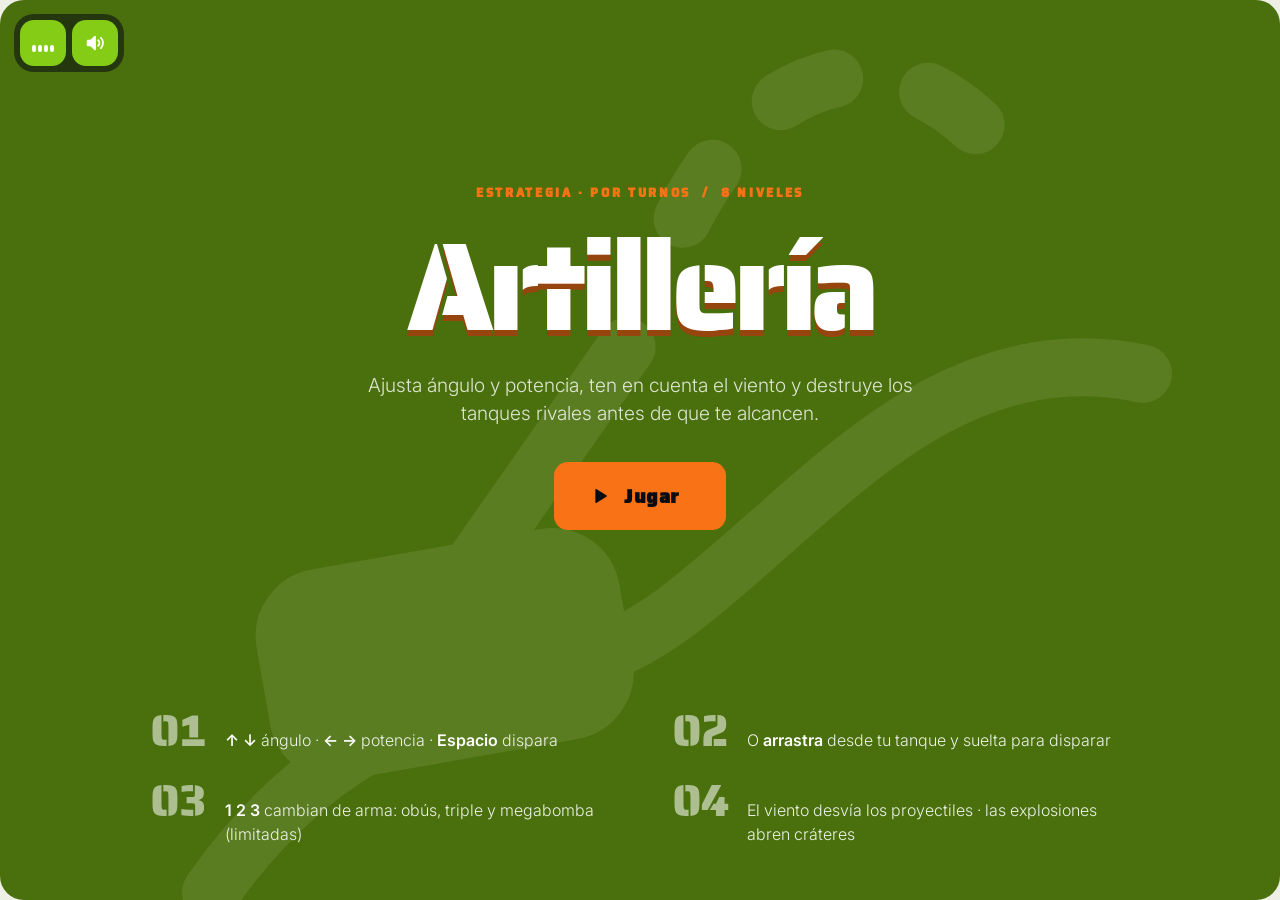
<file: games/artilleria.html>
<!doctype html>
<html lang="es"><head><meta charset="utf-8"><meta name="viewport" content="width=device-width,initial-scale=1"><title>Artillería</title>
<link rel="preconnect" href="https://fonts.googleapis.com"><link href="https://fonts.googleapis.com/css2?family=Inter:wght@200;300;400;600;700;800&display=swap" rel="stylesheet">
<link rel="stylesheet" href="../shared/style.css"><link rel="stylesheet" href="../shared/game-themes.css"></head>
<body><div id="app"></div>
<script src="../shared/audio.js"></script><script src="../shared/engine.js"></script>
<script>
'use strict';
const W = 960, H = 600, GR = 380, NL = 8;
const LV = [
  { foes: 1, hp: 80, err: 10, wind: .3 }, { foes: 1, hp: 100, err: 8, wind: .5 }, { foes: 1, hp: 110, err: 6, wind: .7 }, { foes: 2, hp: 80, err: 7, wind: .6 },
  { foes: 2, hp: 100, err: 5.5, wind: .8 }, { foes: 2, hp: 80, err: 4.5, wind: 1 }, { foes: 3, hp: 60, err: 4.5, wind: 1 }, { foes: 3, hp: 70, err: 3.8, wind: 1.2 }
];
const WEAP = [{ name: 'Obús', r: 36, dmg: 45 }, { name: 'Triple', r: 24, dmg: 26 }, { name: 'Megabomba', r: 72, dmg: 75 }];
const P = new Engine.Particles();
let S = null;
const later = (fn, ms) => { const my = S; setTimeout(() => { if (S === my) fn(); }, ms); };
const G = Engine.create({
  id: 'artilleria', title: 'Artillería', genre: 'Estrategia · por turnos', accent: '#5b7a3a', bg: '#eef0e6',
  display: { font: 'Black Ops One', query: 'Black+Ops+One', weight: 400, scale: 0.82, levels: 'Frente de Batalla' },
  glyph: '<svg viewBox="0 0 64 64" fill="none" stroke="currentColor" stroke-width="3" stroke-linecap="round"><path d="M6 52c10-10 18-6 26-10s16-12 26-8"/><rect x="12" y="38" width="16" height="8" rx="2" fill="currentColor"/><path d="M22 38l10-10"/><path d="M36 22c6-8 14-8 18 2" stroke-dasharray="3 5"/></svg>',
  tagline: 'Ajusta ángulo y potencia, ten en cuenta el viento y destruye los tanques rivales antes de que te alcancen.',
  help: ['<b>↑ ↓</b> ángulo · <b>← →</b> potencia · <b>Espacio</b> dispara', 'O <b>arrastra</b> desde tu tanque y suelta para disparar', '<b>1 2 3</b> cambian de arma: obús, triple y megabomba (limitadas)', 'El viento desvía los proyectiles · las explosiones abren cráteres'],
  levels: NL, maxScale: 1.3,
  song: { bpm: 80, root: 48, scale: 'harm', prog: [0, 5, 3, 4], padInst: 'strings', arpInst: 'softpluck', arp: 'x.....x.....x...', arpOct: 3, leadInst: 'warm', leadOct: 4, leadDensity: .3, kick: 'x.......x.......', snare: '............x...', hat: '', bass: 'x.......x.......', bassLen: 6, fill: true, seed: 251 },
  intensity: () => 1,
  onLevel: load,
  onReady(g) {
    g.canvas(W, H); g.loop(update, render);
    let drag = false;
    g.cv.addEventListener('pointerdown', e => {
      if (!S || S.state !== 'aim' || !G.playing || G.paused) return;
      const p = g.pos(e);
      for (let i = 0; i < 3; i++) if (p.x > 20 + i * 130 && p.x < 140 + i * 130 && p.y > 16 && p.y < 52) { pickWeapon(i); return; }
      drag = true; aimAt(p); g.cv.setPointerCapture(e.pointerId);
    });
    g.cv.addEventListener('pointermove', e => { if (drag) aimAt(g.pos(e)); });
    g.cv.addEventListener('pointerup', () => { if (drag) { drag = false; fire(); } });
    addEventListener('keydown', e => { if (e.code === 'Space') fire(); if (e.key >= '1' && e.key <= '3') pickWeapon(+e.key - 1); });
  }
});
function load(n) {
  const cfg = LV[n - 1], r = Engine.rng(n * 2003 + 7);
  const surf = new Float32Array(W);
  const a1 = 40 + r() * 50, a2 = 20 + r() * 30, f1 = .004 + r() * .004, f2 = .011 + r() * .008, p1 = r() * 6, p2 = r() * 6;
  for (let x = 0; x < W; x++) surf[x] = 410 + Math.sin(x * f1 + p1) * a1 + Math.sin(x * f2 + p2) * a2 - (x > 300 && x < 660 ? 60 * Math.sin((x - 300) / 360 * Math.PI) * (n > 2 ? 1 : .4) : 0);
  const spots = [110, W - 110, W - 280, W - 440].slice(0, cfg.foes + 1);
  for (const sx of spots) { const y = surf[sx]; for (let x = sx - 26; x <= sx + 26; x++) surf[x] = y; }
  const tanks = spots.map((x, i) => ({ x, y: surf[x], hp: i ? cfg.hp : 100 + 50 * (cfg.foes - 1), max: i ? cfg.hp : 100 + 50 * (cfg.foes - 1), ai: i > 0, alive: true, ang: i ? 135 : 45, pow: 520, col: i ? '#c2553d' : '#2f6df6', err: cfg.err * 2.4, shake: 0 }));
  S = { n, cfg, surf, tanks, foeMul: 1 / cfg.foes, turn: 0, state: 'aim', shot: [], wind: 0, weapon: 0, ammo: [Infinity, n >= 2 ? 2 : 0, n >= 3 ? 1 : 0], t: 0, shots: 0, flash: 0, msg: '', done: false };
  newWind(); P.clear(); hud();
}
function hud() { const me = S.tanks[0]; G.hud({ Nivel: `${S.n}/${NL}`, Blindaje: Math.max(0, Math.round(me.hp)), Rivales: S.tanks.filter(t => t.ai && t.alive).length, Viento: (S.wind > 0 ? '→ ' : S.wind < 0 ? '← ' : '') + Math.abs(S.wind * 10).toFixed(0) }); }
function newWind() { S.wind = Math.round((Math.random() * 2 - 1) * S.cfg.wind * 10) / 10; }
function pickWeapon(i) { if (!S || S.state !== 'aim') return; if (S.ammo[i] <= 0) { G.sfx('error'); return; } S.weapon = i; G.sfx('select'); }
function aimAt(p) {
  const me = S.tanks[0], dx = p.x - me.x, dy = (me.y - 14) - p.y;
  me.ang = Engine.clamp(Math.atan2(dy, dx) * 180 / Math.PI, 5, 175);
  me.pow = Engine.clamp(Math.hypot(dx, dy) * 3.2, 150, 980);
}
function launch(tk, ang, pow, w) {
  const a = ang * Math.PI / 180, spread = w === 1 ? [-5, 0, 5] : [0];
  for (const s of spread) { const b = a + s * Math.PI / 180; S.shot.push({ x: tk.x + Math.cos(a) * 20, y: tk.y - 14 - Math.sin(a) * 20, vx: Math.cos(b) * pow, vy: -Math.sin(b) * pow, w, owner: tk, t: 0 }); }
  S.state = 'fly'; S.shots++;
  G.sfx('boom', { pitch: 1.4, vol: .6, pan: G.pan(tk.x) });
  G.sfx('whistle', { d: 1.4, pan: G.pan(tk.x) });
  P.burst(tk.x + Math.cos(a) * 24, tk.y - 14 - Math.sin(a) * 24, 10, { color: ['#ffd36b', '#999'], speed: 120, life: .4, angle: -a, spread: .8 });
}
function fire() {
  if (!S || S.state !== 'aim' || S.turn !== 0 || !G.playing || G.paused) return;
  const me = S.tanks[0];
  if (S.ammo[S.weapon] <= 0) S.weapon = 0;
  S.ammo[S.weapon]--;
  launch(me, me.ang, me.pow, S.weapon);
  if (S.ammo[S.weapon] <= 0) S.weapon = 0;
}
function simulate(x, y, vx, vy, target) {
  for (let i = 0; i < 400; i++) {
    const d = 1 / 60; vx += S.wind * 40 * d; vy += GR * d; x += vx * d; y += vy * d;
    if (x < 0 || x >= W || y > H) return 9999;
    if (y >= S.surf[x | 0] || Math.hypot(x - target.x, y - target.y + 8) < 14) return Math.hypot(x - target.x, y - target.y);
  }
  return 9999;
}
function aiTurn(tk) {
  const me = S.tanks[0]; let best = null;
  for (let ang = 100; ang <= 170; ang += 3) for (let pow = 220; pow <= 950; pow += 25) {
    const a = ang * Math.PI / 180;
    const d = simulate(tk.x + Math.cos(a) * 20, tk.y - 14 - Math.sin(a) * 20, Math.cos(a) * pow, -Math.sin(a) * pow, me);
    if (!best || d < best.d) best = { d, ang, pow };
  }
  const g = () => (Math.random() + Math.random() + Math.random() - 1.5) / 1.5;
  tk.ang = best.ang + g() * tk.err; tk.pow = best.pow * (1 + g() * tk.err / 90);
  tk.err = Math.max(S.cfg.err * .5, tk.err * .78);
  later(() => { if (S.state === 'ai') launch(tk, tk.ang, tk.pow, 0); }, 700);
}
function explode(x, y, w, owner) {
  const W2 = WEAP[w], R = W2.r;
  G.sfx(w === 2 ? 'explosion' : 'boom', { pan: G.pan(x) });
  P.burst(x, y, w === 2 ? 60 : 30, { color: ['#ffd36b', '#ff7a3d', '#6b5a4a', '#ffffff'], speed: w === 2 ? 420 : 280, gravity: 300 });
  S.flash = w === 2 ? .4 : .15;
  for (let i = Math.max(0, Math.floor(x - R)); i < Math.min(W, Math.ceil(x + R)); i++) {
    const yb = y + Math.sqrt(Math.max(0, R * R - (i - x) * (i - x)));
    if (S.surf[i] < yb) S.surf[i] = Math.min(H - 6, yb);
  }
  for (const t of S.tanks) {
    if (!t.alive) continue;
    const d = Math.hypot(t.x - x, (t.y - 8) - y);
    if (d < R + 26) {
      const dmg = Math.round(W2.dmg * (1 - d / (R + 30)) * (owner && owner.ai ? S.foeMul : 1));
      t.hp -= dmg; t.shake = .4;
      P.text(t.x, t.y - 40, '-' + dmg, { color: t.ai ? '#c2553d' : '#2f6df6', size: 20 });
      if (t.hp <= 0) { t.alive = false; G.sfx('explosion', { pitch: .8, pan: G.pan(t.x) }); P.burst(t.x, t.y - 10, 50, { color: ['#333', '#ff7a3d', '#ffd36b'], speed: 350, gravity: 400 }); }
    }
  }
  hud();
}
function nextTurn() {
  const me = S.tanks[0], foes = S.tanks.filter(t => t.ai && t.alive);
  if (me.hp <= 0) { S.done = true; later(() => G.lose('Tu tanque fue destruido', [['Disparos', S.shots], ['Rivales restantes', foes.length]]), 900); S.state = 'end'; return; }
  if (!foes.length) {
    S.done = true; S.state = 'end';
    const hp = me.hp / me.max * 100;
    later(() => G.win(hp >= 70 ? 3 : hp >= 35 ? 2 : 1, [['Blindaje', Math.round(hp)], ['Disparos', S.shots]], Math.round(hp * 10 - S.shots * 5)), 900);
    return;
  }
  let i = S.turn;
  do { i = (i + 1) % S.tanks.length; } while (!S.tanks[i].alive);
  S.turn = i; newWind(); hud();
  G.music.setIntensity(foes.length === 1 && foes[0].hp < foes[0].max / 2 ? 2 : 1);
  if (S.tanks[i].ai) { S.state = 'ai'; G.sfx('beep', { pitch: .8 }); aiTurn(S.tanks[i]); }
  else { S.state = 'aim'; G.sfx('beep'); }
}
function update(dt) {
  S.t += dt; S.flash = Math.max(0, S.flash - dt);
  const k = G.keys, me = S.tanks[0];
  if (S.state === 'aim') {
    if (k.ArrowUp || k.KeyW) me.ang = Math.min(175, me.ang + 45 * dt);
    if (k.ArrowDown || k.KeyS) me.ang = Math.max(5, me.ang - 45 * dt);
    if (k.ArrowRight || k.KeyD) me.pow = Math.min(980, me.pow + 320 * dt);
    if (k.ArrowLeft || k.KeyA) me.pow = Math.max(150, me.pow - 320 * dt);
  }
  for (const t of S.tanks) {
    t.shake = Math.max(0, t.shake - dt);
    const g = S.surf[Math.round(t.x)];
    if (t.y < g) t.y = Math.min(g, t.y + 200 * dt);
  }
  if (S.state === 'fly') {
    const steps = 4;
    for (let s = 0; s < steps; s++) {
      const d = dt / steps;
      for (const b of S.shot) {
        if (b.dead) continue;
        b.t += d; b.vx += S.wind * 40 * d; b.vy += GR * d; b.x += b.vx * d; b.y += b.vy * d;
        if (b.x < 0 || b.x >= W || b.y > H) { b.dead = true; continue; }
        const hitTank = S.tanks.find(t => t.alive && (t !== b.owner || b.t > .3) && Math.hypot(t.x - b.x, t.y - 8 - b.y) < 16);
        if (b.y >= S.surf[b.x | 0] || hitTank) { b.dead = true; explode(b.x, Math.min(b.y, S.surf[b.x | 0]), b.w, b.owner); }
      }
    }
    for (const b of S.shot) if (!b.dead && Math.random() < .5) P.burst(b.x, b.y, 1, { color: 'rgba(80,80,80,.5)', speed: 10, life: .5, size: 3 });
    S.shot = S.shot.filter(b => !b.dead);
    if (!S.shot.length) { S.state = 'settle'; later(nextTurn, 600); }
  }
  P.update(dt);
}
function render() {
  const c = G.ctx; if (!c || !S) return;
  c.fillStyle = '#e9ece8'; c.fillRect(0, 0, W, H);
  c.fillStyle = 'rgba(255,255,255,.7)';
  for (let i = 0; i < 4; i++) { const x = ((i * 280 + S.t * S.wind * 30) % (W + 200) + W + 200) % (W + 200) - 100; c.beginPath(); c.ellipse(x, 90 + i * 30, 70, 18, 0, 0, 6.283); c.fill(); }
  c.fillStyle = '#7d9a55'; c.beginPath(); c.moveTo(0, H);
  for (let x = 0; x < W; x += 2) c.lineTo(x, S.surf[x]); c.lineTo(W, H); c.fill();
  c.fillStyle = '#5b7a3a'; c.beginPath(); c.moveTo(0, S.surf[0]);
  for (let x = 0; x < W; x += 2) c.lineTo(x, S.surf[x]); for (let x = W - 1; x >= 0; x -= 2) c.lineTo(x, S.surf[x] + 8); c.fill();
  for (const [i, t] of S.tanks.entries()) {
    if (!t.alive) { c.fillStyle = '#4a4a4a'; c.fillRect(t.x - 14, t.y - 8, 28, 8); continue; }
    const sh = t.shake ? (Math.random() - .5) * 6 : 0;
    c.save(); c.translate(t.x + sh, t.y);
    const a = t.ang * Math.PI / 180;
    c.strokeStyle = '#2b2b2b'; c.lineWidth = 5; c.lineCap = 'round'; c.beginPath(); c.moveTo(0, -14); c.lineTo(Math.cos(a) * 22, -14 - Math.sin(a) * 22); c.stroke();
    c.fillStyle = t.col; c.beginPath(); c.arc(0, -12, 9, Math.PI, 0); c.fill();
    c.beginPath(); c.roundRect(-18, -12, 36, 10, 4); c.fill();
    c.fillStyle = '#2b2b2b'; c.beginPath(); c.roundRect(-20, -4, 40, 7, 3.5); c.fill();
    c.restore();
    c.fillStyle = 'rgba(0,0,0,.12)'; c.fillRect(t.x - 20, t.y - 38, 40, 5);
    c.fillStyle = t.col; c.fillRect(t.x - 20, t.y - 38, 40 * Math.max(0, t.hp / t.max), 5);
    if (S.turn === i && S.state !== 'end') { c.fillStyle = t.col; c.beginPath(); c.moveTo(t.x - 6, t.y - 52); c.lineTo(t.x + 6, t.y - 52); c.lineTo(t.x, t.y - 44); c.fill(); }
  }
  const me = S.tanks[0];
  if (S.state === 'aim' && me.alive) {
    const a = me.ang * Math.PI / 180; let x = me.x + Math.cos(a) * 20, y = me.y - 14 - Math.sin(a) * 20, vx = Math.cos(a) * me.pow, vy = -Math.sin(a) * me.pow;
    const len = Math.max(14, 40 - S.n * 3);
    for (let i = 0; i < len; i++) { for (let j = 0; j < 2; j++) { const d = 1 / 60; vx += S.wind * 40 * d; vy += GR * d; x += vx * d; y += vy * d; } if (i % 2 === 0) { c.fillStyle = `rgba(47,109,246,${1 - i / len})`; c.beginPath(); c.arc(x, y, 2.5, 0, 6.283); c.fill(); } }
    c.fillStyle = 'rgba(0,0,0,.12)'; c.fillRect(me.x - 30, me.y + 12, 60, 5); c.fillStyle = '#2f6df6'; c.fillRect(me.x - 30, me.y + 12, 60 * me.pow / 980, 5);
    c.fillStyle = '#1b1b1b'; c.font = '600 12px Inter, sans-serif'; c.textAlign = 'center'; c.fillText(`${Math.round(me.ang)}° · ${Math.round(me.pow / 9.8)}%`, me.x, me.y + 32);
  }
  for (const b of S.shot) { c.fillStyle = '#1b1b1b'; c.beginPath(); c.arc(b.x, b.y, b.w === 2 ? 7 : 4.5, 0, 6.283); c.fill(); }
  WEAP.forEach((w, i) => {
    const x = 20 + i * 130, on = S.weapon === i, n = S.ammo[i];
    c.fillStyle = on ? '#1b1b1b' : 'rgba(255,255,255,.75)'; c.beginPath(); c.roundRect(x, 16, 120, 36, 18); c.fill();
    c.fillStyle = on ? '#ffffff' : n > 0 ? '#1b1b1b' : 'rgba(0,0,0,.25)'; c.font = '600 13px Inter, sans-serif'; c.textAlign = 'center';
    c.fillText(`${i + 1} · ${w.name}${n === Infinity ? '' : ' ×' + n}`, x + 60, 39);
  });
  c.save(); c.translate(W / 2 + 160, 34); c.fillStyle = '#1b1b1b'; c.font = '600 12px Inter, sans-serif'; c.textAlign = 'center'; c.fillText('VIENTO', 0, -6);
  c.strokeStyle = '#1b1b1b'; c.lineWidth = 3; const L = S.wind * 50; c.beginPath(); c.moveTo(-L, 8); c.lineTo(L, 8); c.stroke();
  if (S.wind) { c.beginPath(); c.moveTo(L, 8); c.lineTo(L - Math.sign(L) * 8, 2); c.lineTo(L - Math.sign(L) * 8, 14); c.fill(); } c.restore();
  if (S.state === 'ai') { c.fillStyle = 'rgba(0,0,0,.5)'; c.font = '600 16px Inter, sans-serif'; c.textAlign = 'center'; c.fillText('El rival apunta…', W / 2, 110); }
  P.draw(c);
  if (S.flash) { c.fillStyle = `rgba(255,240,200,${S.flash})`; c.fillRect(0, 0, W, H); }
}
</script></body></html>
</file>
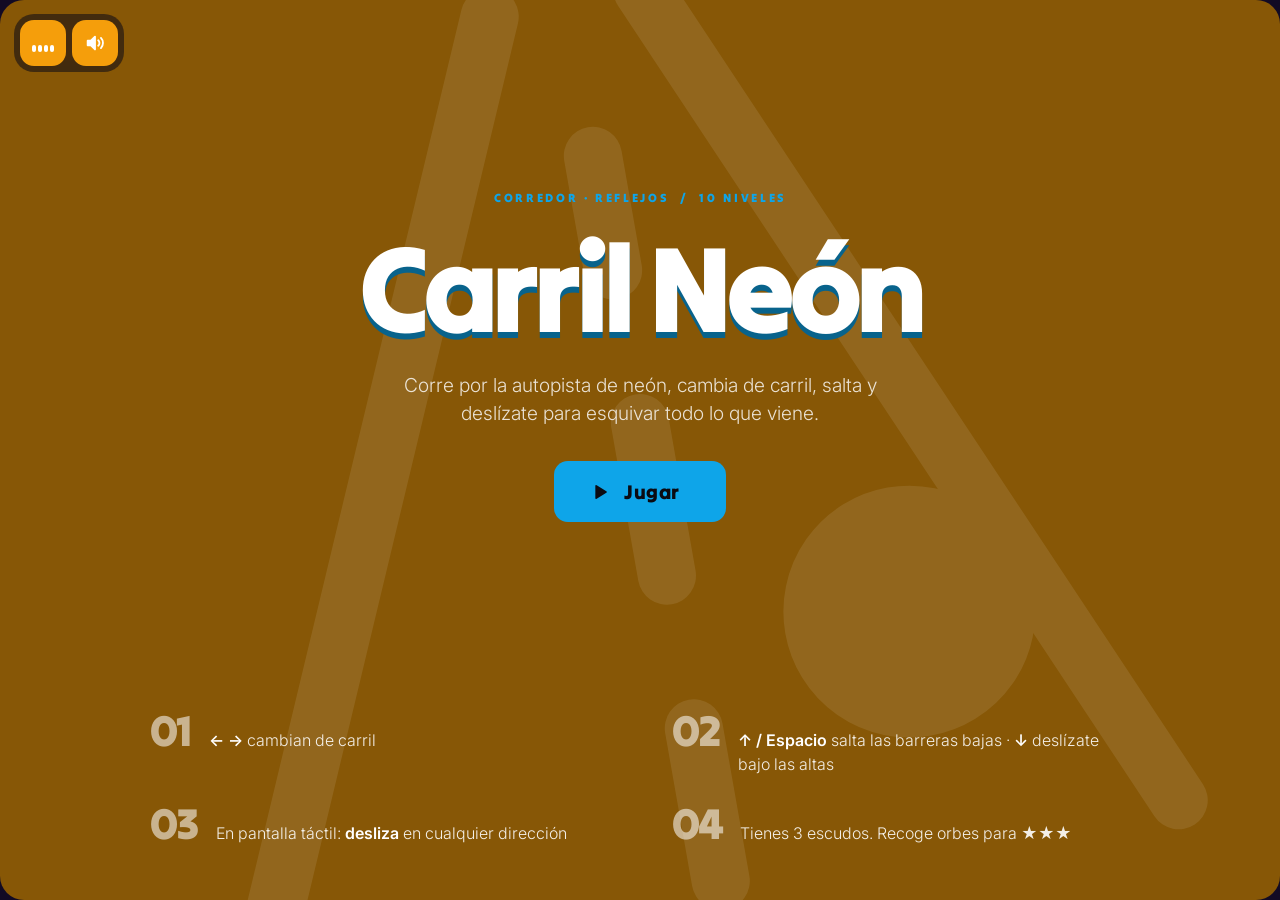
<file: games/carril.html>
<!doctype html>
<html lang="es"><head><meta charset="utf-8"><meta name="viewport" content="width=device-width,initial-scale=1"><title>Carril Neón</title>
<link rel="preconnect" href="https://fonts.googleapis.com"><link href="https://fonts.googleapis.com/css2?family=Inter:wght@200;300;400;600;700;800&display=swap" rel="stylesheet">
<link rel="stylesheet" href="../shared/style.css"><link rel="stylesheet" href="../shared/game-themes.css"></head>
<body><div id="app"></div>
<script src="../shared/audio.js"></script><script src="../shared/engine.js"></script>
<script>
'use strict';
const W = 540, H = 900, HY = 330, PY = 800, ZF = 40, LW = 150, NL = 10;
const P = new Engine.Particles();
let S = null;
const later = (fn, ms) => { const my = S; setTimeout(() => { if (S === my) fn(); }, ms); };
const G = Engine.create({
  id: 'carril', title: 'Carril Neón', genre: 'Corredor · reflejos', accent: '#ff3d9a', bg: '#120a24', dark: true,
  display: { font: 'Audiowide', query: 'Audiowide', weight: 400, scale: 0.8, levels: 'A Toda Velocidad' },
  glyph: '<svg viewBox="0 0 64 64" fill="none" stroke="currentColor" stroke-width="3" stroke-linecap="round"><path d="M28 10 8 56M36 10l20 46M32 18v6M32 32v8M32 48v8"/><circle cx="44" cy="44" r="5" fill="currentColor"/></svg>',
  tagline: 'Corre por la autopista de neón, cambia de carril, salta y deslízate para esquivar todo lo que viene.',
  help: ['<b>← →</b> cambian de carril', '<b>↑ / Espacio</b> salta las barreras bajas · <b>↓</b> deslízate bajo las altas', 'En pantalla táctil: <b>desliza</b> en cualquier dirección', 'Tienes 3 escudos. Recoge orbes para ★★★'],
  levels: NL, maxScale: 1.1,
  song: { bpm: 110, root: 45, scale: 'minor', prog: [0, 5, 2, 6], padInst: 'strings', arpInst: 'softpluck', arp: 'x.x.x.x.x.x.x.x.', arpOct: 4, leadInst: 'warm', leadOct: 4, leadDensity: .35, kick: 'x...x...x...x...', snare: '....x.......x...', hat: '..x...x...x...x.', bass: 'x.x.x.x.x.x.x.x.', bassLen: 1.5, seed: 239 },
  intensity: () => 1,
  onLevel: load,
  onReady(g) {
    g.canvas(W, H); g.loop(update, render);
    addEventListener('keydown', e => {
      if (e.repeat) return;
      if (e.code === 'ArrowLeft' || e.code === 'KeyA') lane(-1);
      if (e.code === 'ArrowRight' || e.code === 'KeyD') lane(1);
      if (e.code === 'ArrowUp' || e.code === 'KeyW' || e.code === 'Space') jump();
      if (e.code === 'ArrowDown' || e.code === 'KeyS') slide();
    });
    g.swipe(g.stage, (dx, dy) => { if (dx) lane(dx); else if (dy < 0) jump(); else slide(); });
  }
});
function load(n) {
  S = { n, dist: 0, goal: 320 + n * 90, speed: 15 + n * 1.2, obs: [], next: 12, lane: 0, lx: 0, jt: 0, st: 0, shields: 3, inv: 0, orbs: 0, total: 0, chain: 0, shake: 0, t: 0, done: false, rnd: Engine.rng(n * 433 + 1) };
  P.clear(); hud();
}
function hud() { G.hud({ Nivel: `${S.n}/${NL}`, Distancia: `${Math.floor(S.dist)}/${S.goal} m`, Orbes: S.orbs, Escudos: '◆'.repeat(S.shields) + '◇'.repeat(3 - S.shields) }); }
const ok = () => S && G.playing && !G.paused && !S.done;
function lane(d) { if (!ok()) return; const nl = Engine.clamp(S.lane + d, -1, 1); if (nl !== S.lane) { S.lane = nl; G.sfx('swish', { pan: nl * .6 }); } }
function jump() { if (!ok() || S.jt > 0) return; S.jt = .62; S.st = 0; G.sfx('jump'); }
function slide() { if (!ok() || S.st > 0) return; S.st = .62; S.jt = 0; G.sfx('whoosh', { pitch: .7 }); }
function spawn(sp) {
  const r = S.rnd, n = S.n, z = ZF;
  const pick = a => a[(r() * a.length) | 0];
  const pool = ['block', 'block', 'orbs'];
  if (n >= 2) pool.push('two', 'low');
  if (n >= 3) pool.push('high');
  if (n >= 5) pool.push('mix', 'two');
  const kind = pick(pool), L = pick([-1, 0, 1]);
  const add = (lane, k, dz = 0) => S.obs.push({ lane, k, z: z + dz });
  if (kind === 'block') { add(L, 'block'); add(pick([-1, 0, 1].filter(x => x !== L)), 'orb', 0); }
  else if (kind === 'two') { for (const l of [-1, 0, 1]) if (l !== L) add(l, 'block'); add(L, 'orb'); }
  else if (kind === 'low') { for (const l of [-1, 0, 1]) add(l, 'low'); add(L, 'orb', 0); }
  else if (kind === 'high') { for (const l of [-1, 0, 1]) add(l, 'high'); }
  else if (kind === 'mix') { add(L, 'block'); for (const l of [-1, 0, 1]) if (l !== L) add(l, r() < .5 ? 'low' : 'high'); }
  else for (let i = 0; i < 5; i++) add(L, 'orb', i * 1.3);
  S.total += S.obs.filter(o => o.k === 'orb' && o.z >= ZF - .1 && !o.counted && (o.counted = true)).length;
  S.next = Math.max(.72, 1.2 - n * .05) * sp * (.9 + r() * .35) + (kind === 'orbs' ? 6 : 0);
}
function hit() {
  if (S.inv > 0) return;
  S.shields--; S.inv = 1.1; S.chain = 0; S.shake = .4; hud();
  G.sfx('explosion', { vol: .5, pan: S.lx * .5 }); G.sfx('hit');
  P.burst(W / 2 + S.lx * LW, PY - 30, 30, { color: ['#ff3d9a', '#ffffff', '#3df2ff'], speed: 300 });
  if (S.shields <= 0) { S.done = true; later(() => G.lose('Sin escudos', [['Distancia', Math.floor(S.dist) + ' m'], ['Orbes', S.orbs]]), 500); }
}
function update(dt) {
  S.t += dt; S.shake = Math.max(0, S.shake - dt); S.inv = Math.max(0, S.inv - dt);
  if (S.done) { P.update(dt); return; }
  const sp = S.speed * (1 + S.dist / S.goal * .25);
  S.dist += sp * dt;
  S.lx += (S.lane - S.lx) * Math.min(1, dt * 14);
  S.jt = Math.max(0, S.jt - dt); S.st = Math.max(0, S.st - dt);
  S.next -= sp * dt; if (S.next <= 0 && S.dist < S.goal - 20) spawn(sp);
  const jh = S.jt > 0 ? Math.sin((1 - S.jt / .62) * Math.PI) * 150 : 0;
  for (const o of S.obs) {
    o.z -= sp * dt;
    if (o.done || o.z > .7 || o.z < -.5) continue;
    if (Math.abs(S.lx - o.lane) > .5) continue;
    o.done = true;
    if (o.k === 'orb') { S.orbs++; S.chain++; o.got = true; G.sfx('coin', { pitch: 1 + Math.min(S.chain, 10) * .05, pan: o.lane * .6 }); P.burst(W / 2 + o.lane * LW, PY - 40, 10, { color: '#ffe36b', speed: 150, life: .4 }); hud(); }
    else if (o.k === 'block') hit();
    else if (o.k === 'low' && jh < 45) hit();
    else if (o.k === 'high' && S.st <= 0) hit();
    else if (o.k !== 'orb') G.sfx('pop', { pitch: 1.3 });
  }
  S.obs = S.obs.filter(o => o.z > -2 && !o.got);
  if (Math.floor(S.dist) % 5 === 0) hud();
  G.music.setIntensity(S.dist > S.goal * .5 ? 2 : 1);
  if (S.dist >= S.goal && !S.done) {
    S.done = true; hud();
    const ratio = S.total ? S.orbs / S.total : 1;
    const stars = ratio >= .75 && S.shields >= 2 ? 3 : ratio >= .45 ? 2 : 1;
    later(() => G.win(stars, [['Orbes', `${S.orbs}/${S.total}`], ['Escudos', S.shields], ['Distancia', S.goal + ' m']], S.orbs * 10 + S.shields * 100), 400);
  }
  P.update(dt);
}
const proj = z => 1 / (1 + Math.max(-.9, z) * .22);
function render() {
  const c = G.ctx; if (!c || !S) return;
  c.save();
  if (S.shake) c.translate((Math.random() - .5) * 18 * S.shake, (Math.random() - .5) * 18 * S.shake);
  c.fillStyle = '#1f0e36'; c.fillRect(-20, -20, W + 40, HY + 20);
  const sun = c.createLinearGradient(0, HY - 170, 0, HY); sun.addColorStop(0, '#ffd36b'); sun.addColorStop(1, '#ff3d9a');
  c.fillStyle = sun; c.beginPath(); c.arc(W / 2, HY, 120, Math.PI, 0); c.fill();
  c.fillStyle = '#3a1450'; for (let i = 0; i < 6; i++) c.fillRect(W / 2 - 130, HY - 12 - i * 16, 260, 3 + i * .4);
  c.fillStyle = '#0d0619'; c.fillRect(-20, HY, W + 40, H - HY + 20);
  // carretera
  const ed = s => 230 * s;
  c.fillStyle = '#1b0e33'; c.beginPath(); c.moveTo(W / 2 - ed(proj(ZF)), HY + (PY - HY) * proj(ZF)); c.lineTo(W / 2 + ed(proj(ZF)), HY + (PY - HY) * proj(ZF)); c.lineTo(W / 2 + ed(proj(-.9)) , H); c.lineTo(W / 2 - ed(proj(-.9)), H); c.fill();
  c.strokeStyle = 'rgba(255,61,154,.35)'; c.lineWidth = 1.5;
  const off = S.dist % 3;
  for (let z = 3 - off; z < ZF; z += 3) { const s = proj(z), y = HY + (PY - HY) * s; c.beginPath(); c.moveTo(W / 2 - ed(s), y); c.lineTo(W / 2 + ed(s), y); c.stroke(); }
  for (const lx of [-1.5, -.5, .5, 1.5]) {
    c.strokeStyle = Math.abs(lx) > 1 ? '#ff3d9a' : 'rgba(61,242,255,.5)'; c.lineWidth = Math.abs(lx) > 1 ? 3 : 2;
    c.beginPath(); c.moveTo(W / 2 + lx * LW * proj(ZF), HY + (PY - HY) * proj(ZF)); c.lineTo(W / 2 + lx * LW * proj(-.9), H); c.stroke();
  }
  // objetos (de lejos a cerca)
  const items = S.obs.slice().sort((a, b) => b.z - a.z);
  const playerDrawn = { v: false };
  for (const o of items) {
    if (o.z < 0 && !playerDrawn.v) { drawPlayer(c); playerDrawn.v = true; }
    const s = proj(o.z), x = W / 2 + o.lane * LW * s, y = HY + (PY - HY) * s, a = Math.min(1, (ZF - o.z) / 6);
    c.globalAlpha = a;
    if (o.k === 'block') { c.fillStyle = '#ff3d9a'; c.shadowColor = '#ff3d9a'; c.shadowBlur = 20 * s; c.fillRect(x - 60 * s, y - 120 * s, 120 * s, 120 * s); c.shadowBlur = 0; c.fillStyle = 'rgba(255,255,255,.25)'; c.fillRect(x - 60 * s, y - 120 * s, 120 * s, 10 * s); }
    else if (o.k === 'low') { c.fillStyle = '#3df2ff'; c.shadowColor = '#3df2ff'; c.shadowBlur = 16 * s; c.fillRect(x - 68 * s, y - 40 * s, 136 * s, 22 * s); c.shadowBlur = 0; c.fillRect(x - 64 * s, y - 20 * s, 6 * s, 20 * s); c.fillRect(x + 58 * s, y - 20 * s, 6 * s, 20 * s); }
    else if (o.k === 'high') { c.fillStyle = '#ffd36b'; c.shadowColor = '#ffd36b'; c.shadowBlur = 16 * s; c.fillRect(x - 70 * s, y - 175 * s, 140 * s, 30 * s); c.shadowBlur = 0; c.fillRect(x - 66 * s, y - 150 * s, 6 * s, 150 * s); c.fillRect(x + 60 * s, y - 150 * s, 6 * s, 150 * s); }
    else { const bob = Math.sin(S.t * 6 + o.z) * 6 * s; c.fillStyle = 'rgba(255,227,107,.3)'; c.beginPath(); c.arc(x, y - 45 * s + bob, 26 * s, 0, 6.283); c.fill(); c.fillStyle = '#ffe36b'; c.beginPath(); c.arc(x, y - 45 * s + bob, 13 * s, 0, 6.283); c.fill(); }
    c.globalAlpha = 1;
  }
  if (!playerDrawn.v) drawPlayer(c);
  c.restore();
  const k = Math.min(1, S.dist / S.goal);
  c.fillStyle = 'rgba(255,255,255,.12)'; c.fillRect(20, 20, W - 40, 4); c.fillStyle = '#ff3d9a'; c.fillRect(20, 20, (W - 40) * k, 4);
  P.draw(c);
}
function drawPlayer(c) {
  if (S.inv > 0 && Math.floor(S.t * 18) % 2) return;
  const x = W / 2 + S.lx * LW, jh = S.jt > 0 ? Math.sin((1 - S.jt / .62) * Math.PI) * 150 : 0, sl = S.st > 0;
  c.fillStyle = 'rgba(0,0,0,.45)'; c.beginPath(); c.ellipse(x, PY + 6, 48 - jh * .12, 12, 0, 0, 6.283); c.fill();
  c.save(); c.translate(x, PY - jh); c.rotate((S.lane - S.lx) * -.4);
  const hgt = sl ? 26 : 62, wid = sl ? 96 : 70;
  const g = c.createLinearGradient(0, -hgt, 0, 0); g.addColorStop(0, '#ffffff'); g.addColorStop(1, '#3df2ff');
  c.fillStyle = g; c.shadowColor = '#3df2ff'; c.shadowBlur = 24;
  c.beginPath(); c.moveTo(0, -hgt); c.lineTo(wid / 2, 0); c.lineTo(-wid / 2, 0); c.closePath(); c.fill();
  c.shadowBlur = 0; c.fillStyle = '#ff3d9a'; c.fillRect(-wid / 2 + 8, -6, wid - 16, 6);
  c.restore();
}
</script></body></html>
</file>
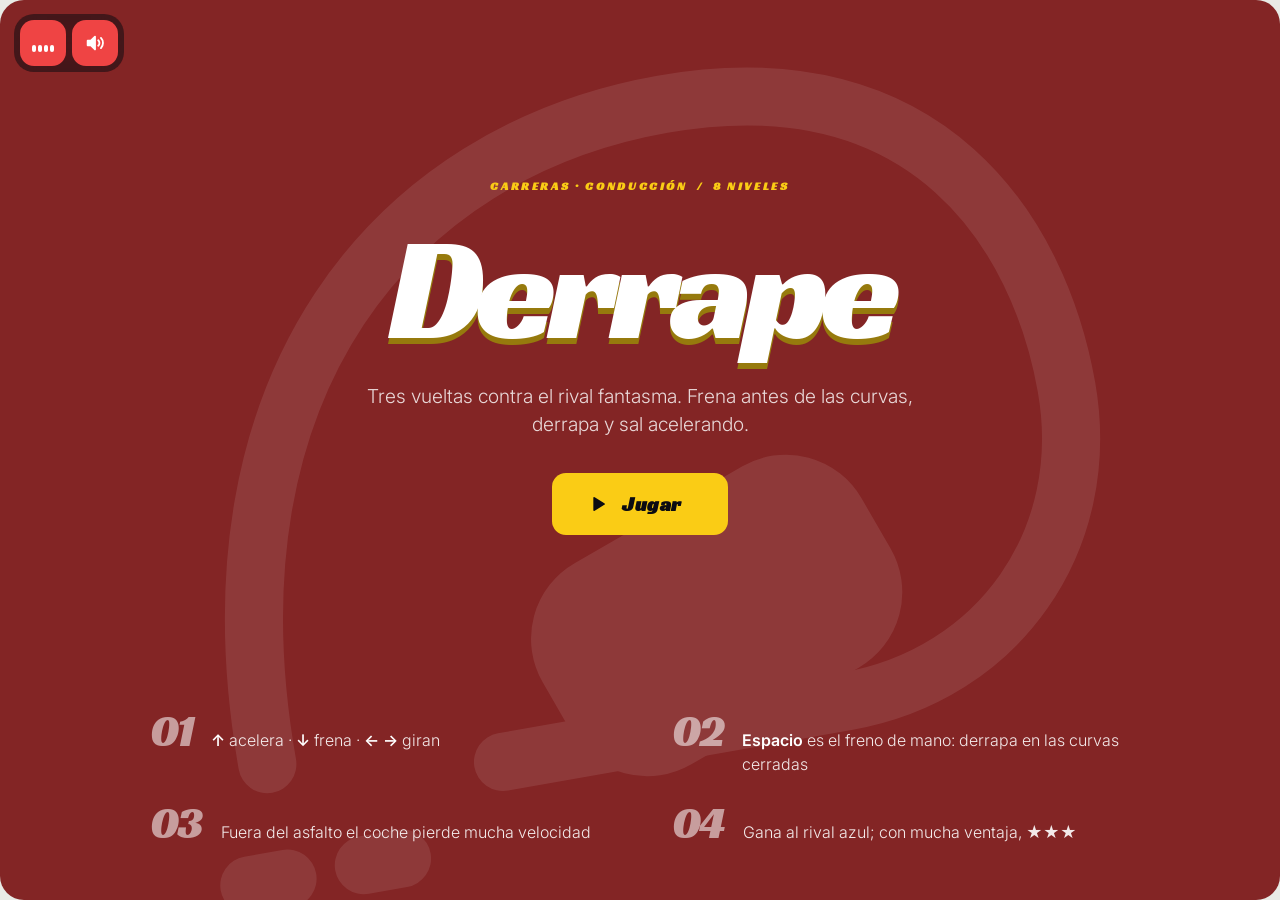
<file: games/derrape.html>
<!doctype html>
<html lang="es"><head><meta charset="utf-8"><meta name="viewport" content="width=device-width,initial-scale=1"><title>Derrape</title>
<link rel="preconnect" href="https://fonts.googleapis.com"><link href="https://fonts.googleapis.com/css2?family=Inter:wght@200;300;400;600;700;800&display=swap" rel="stylesheet">
<link rel="stylesheet" href="../shared/style.css"><link rel="stylesheet" href="../shared/game-themes.css"></head>
<body><div id="app"></div>
<script src="../shared/audio.js"></script><script src="../shared/engine.js"></script>
<script>
'use strict';
const W = 960, H = 640, HW = 44, LAPS = 3;
const TRACKS = [
  { name: 'Óvalo', pts: [[200, 320], [260, 160], [480, 110], [700, 160], [760, 320], [700, 480], [480, 530], [260, 480]] },
  { name: 'Riñón', pts: [[180, 300], [250, 140], [450, 120], [560, 240], [700, 130], [820, 220], [800, 440], [600, 520], [380, 500], [220, 470]] },
  { name: 'Zigzag', pts: [[140, 520], [140, 140], [330, 140], [400, 400], [520, 140], [820, 140], [820, 520], [600, 520], [480, 330], [360, 520]] },
  { name: 'Horquilla', pts: [[120, 130], [840, 130], [860, 220], [820, 300], [320, 300], [290, 360], [320, 420], [820, 420], [860, 490], [820, 550], [120, 550], [80, 340]] },
  { name: 'Gota', pts: [[480, 90], [760, 200], [820, 420], [620, 560], [340, 560], [140, 420], [200, 200]] },
  { name: 'Rombo', pts: [[480, 70], [870, 320], [480, 570], [90, 320]] },
  { name: 'Serpiente', pts: [[110, 520], [110, 130], [250, 130], [260, 420], [400, 430], [400, 130], [540, 130], [550, 420], [690, 430], [690, 130], [850, 130], [850, 520]] },
  { name: 'Gran Premio', pts: [[150, 560], [150, 300], [260, 120], [420, 180], [500, 340], [620, 140], [820, 160], [860, 380], [720, 560], [520, 470], [360, 560]] }
];
const P = new Engine.Particles();
let S = null, engine = null, screech = null;
const later = (fn, ms) => { const my = S; setTimeout(() => { if (S === my) fn(); }, ms); };
const G = Engine.create({
  id: 'derrape', title: 'Derrape', genre: 'Carreras · conducción', accent: '#e5484d', bg: '#e9ebe6',
  display: { font: 'Racing Sans One', query: 'Racing+Sans+One', weight: 400, scale: 0.95, levels: 'Parrilla de Salida' },
  glyph: '<svg viewBox="0 0 64 64" fill="none" stroke="currentColor" stroke-width="3" stroke-linecap="round"><path d="M10 46c0-20 12-30 26-30s18 10 18 18-6 14-14 14H22"/><rect x="26" y="38" width="16" height="9" rx="3" fill="currentColor" transform="rotate(-20 34 42)"/><path d="M8 52h8M14 58h10" stroke-dasharray="2 4"/></svg>',
  tagline: 'Tres vueltas contra el rival fantasma. Frena antes de las curvas, derrapa y sal acelerando.',
  help: ['<b>↑</b> acelera · <b>↓</b> frena · <b>← →</b> giran', '<b>Espacio</b> es el freno de mano: derrapa en las curvas cerradas', 'Fuera del asfalto el coche pierde mucha velocidad', 'Gana al rival azul; con mucha ventaja, ★★★'],
  levels: TRACKS.length, maxScale: 1.3,
  song: { bpm: 124, root: 52, scale: 'mixo', prog: [0, 6, 3, 0], padInst: 'strings', arpInst: 'softpluck', arp: 'x.x.x.x.x.x.x.x.', arpOct: 3, leadInst: 'warm', leadOct: 4, leadDensity: .4, kick: 'x.......x.x.....', snare: '....x.......x...', hat: 'x.x.x.x.x.x.x.x.', bass: 'x.x.x.x.x.x.x.x.', bassLen: 1.5, fill: true, seed: 271 },
  intensity: () => 1,
  onLevel: load,
  onPause(p) { if (p) { engine && engine.set({ vol: 0 }); screech && screech.set({ vol: 0 }); } },
  onReady(g) {
    g.canvas(W, H); g.loop(update, render);
    g.touch([{ label: '◀', code: 'ArrowLeft' }, { label: '▶', code: 'ArrowRight' }], [{ label: '⟲', code: 'Space' }, { label: '▼', code: 'ArrowDown' }, { label: '▲', code: 'ArrowUp' }]);
  }
});
function build(pts) {
  const out = [], n = pts.length;
  for (let i = 0; i < n; i++) {
    const p0 = pts[(i - 1 + n) % n], p1 = pts[i], p2 = pts[(i + 1) % n], p3 = pts[(i + 2) % n];
    const len = Math.hypot(p2[0] - p1[0], p2[1] - p1[1]), steps = Math.max(4, Math.round(len / 8));
    for (let s = 0; s < steps; s++) {
      const t = s / steps, t2 = t * t, t3 = t2 * t;
      const f = (a, b, c, d) => .5 * ((2 * b) + (-a + c) * t + (2 * a - 5 * b + 4 * c - d) * t2 + (-a + 3 * b - 3 * c + d) * t3);
      out.push({ x: f(p0[0], p1[0], p2[0], p3[0]), y: f(p0[1], p1[1], p2[1], p3[1]) });
    }
  }
  let acc = 0;
  out.forEach((p, i) => { const q = out[(i + 1) % out.length]; p.d = acc; p.len = Math.hypot(q.x - p.x, q.y - p.y); acc += p.len; p.ang = Math.atan2(q.y - p.y, q.x - p.x); });
  out.forEach((p, i) => { let c = 0; for (let k = -6; k <= 6; k++) { const a = out[(i + k + out.length) % out.length], b = out[(i + k + 1 + out.length) % out.length]; let d = b.ang - a.ang; while (d > Math.PI) d -= 6.283; while (d < -Math.PI) d += 6.283; c += Math.abs(d); } p.curv = c; });
  return { pts: out, total: acc };
}
function load(n) {
  const tr = build(TRACKS[n - 1].pts), p0 = tr.pts[0];
  const base = 228 + n * 13;
  let rt = 0; for (const p of tr.pts) rt += p.len / (base * (1 - Math.min(.55, p.curv * .55)));
  S = { n, tr, car: { x: p0.x - Math.cos(p0.ang) * 30 + Math.sin(p0.ang) * 16, y: p0.y - Math.sin(p0.ang) * 30 - Math.cos(p0.ang) * 16, ang: p0.ang, vx: 0, vy: 0, idx: 0, prog: 0, off: false },
    rival: { d: -30, base, idx: 0, lap: 0, done: false }, rivalTotal: rt * LAPS, t: -3.2, lapTimes: [], lapStart: 0, skids: [], count: 4, done: false };
  if (engine) engine.stop(); if (screech) screech.stop();
  engine = G.A.loop({ type: 'sawtooth', f: 50, filter: 400, q: 2 });
  screech = G.A.loop({ type: 'noise', filter: 2200, ftype: 'bandpass', q: 3 });
  P.clear(); hud(); G.toast(`Circuito: ${TRACKS[n - 1].name}`);
}
function lapOf() { return Math.max(0, Math.floor(S.car.prog / S.tr.pts.length)); }
function hud() { G.hud({ Circuito: `${S.n}/${TRACKS.length}`, Vuelta: `${Math.min(LAPS, lapOf() + 1)}/${LAPS}`, Tiempo: Math.max(0, S.t).toFixed(1) + ' s', Rival: S.rival.done ? 'Meta' : `V${Math.min(LAPS, S.rival.lap + 1)}` }); }
function nearest(x, y, from) {
  const pts = S.tr.pts, N = pts.length; let best = from, bd = 1e9;
  for (let k = -40; k <= 40; k++) { const i = (from + k + N) % N, d = (pts[i].x - x) ** 2 + (pts[i].y - y) ** 2; if (d < bd) { bd = d; best = i; } }
  return [best, Math.sqrt(bd)];
}
function update(dt) {
  const c = S.car, k = G.keys, prevT = S.t;
  S.t += dt;
  if (S.t < 0) { const cd = Math.ceil(-S.t); if (cd !== S.count && cd <= 3) { S.count = cd; G.sfx('beep'); } engine.set({ vol: .04, f: 48 + (k.ArrowUp ? 30 : 0) }); return P.update(dt); }
  if (prevT < 0) { G.sfx('go'); S.count = 0; }
  const fx = Math.cos(c.ang), fy = Math.sin(c.ang);
  let vF = c.vx * fx + c.vy * fy, vL = -c.vx * fy + c.vy * fx;
  if (!S.done) {
    const gas = k.ArrowUp || k.KeyW, brake = k.ArrowDown || k.KeyS, hb = k.Space;
    const steer = (k.ArrowRight || k.KeyD ? 1 : 0) - (k.ArrowLeft || k.KeyA ? 1 : 0);
    if (gas) vF += 470 * dt;
    if (brake) vF -= (vF > 0 ? 760 : 260) * dt;
    if (hb) vF *= Math.exp(-1.2 * dt);
    c.ang += steer * 2.7 * Engine.clamp(Math.abs(vF) / 180, 0, 1) * Math.sign(vF || 1) * dt * (hb ? 1.35 : 1);
    vL *= Math.exp(-(hb ? 1.4 : 7.5) * dt);
  } else { vF *= Math.exp(-1.5 * dt); vL *= Math.exp(-4 * dt); }
  vF *= Math.exp(-.25 * dt);
  const [idx, dist] = nearest(c.x, c.y, c.idx);
  c.off = dist > HW;
  if (c.off && Math.abs(vF) > 170) vF *= Math.exp(-2.8 * dt);
  vF = Engine.clamp(vF, -160, 440);
  const nfx = Math.cos(c.ang), nfy = Math.sin(c.ang);
  c.vx = nfx * vF - nfy * vL; c.vy = nfy * vF + nfx * vL;
  c.x += c.vx * dt; c.y += c.vy * dt;
  if (dist > 150) { const p = S.tr.pts[idx]; c.x = p.x; c.y = p.y; c.ang = p.ang; c.vx = c.vy = 0; G.sfx('error'); G.toast('Vuelve a la pista'); }
  const N = S.tr.pts.length; let di = idx - c.idx; if (di > N / 2) di -= N; if (di < -N / 2) di += N;
  const lapBefore = lapOf(); c.prog += di; c.idx = idx;
  if (lapOf() > lapBefore && !S.done) {
    S.lapTimes.push(S.t - S.lapStart); S.lapStart = S.t;
    if (lapOf() >= LAPS) finish(); else { G.sfx('chime'); G.toast(`Vuelta ${lapOf() + 1}${lapOf() === LAPS - 1 ? ' · ¡última!' : ''}`); G.music.setIntensity(lapOf() === LAPS - 1 ? 2 : 1); }
  }
  // rival fantasma
  const r = S.rival;
  if (!r.done) {
    const p = S.tr.pts[r.idx];
    r.d += r.base * (1 - Math.min(.55, p.curv * .55)) * dt;
    while (r.d >= S.tr.pts[r.idx].d + S.tr.pts[r.idx].len) { r.idx++; if (r.idx >= N) { r.idx = 0; r.d -= S.tr.total; r.lap++; if (r.lap >= LAPS) { r.done = true; if (!S.done) rivalWins(); } } }
  }
  const slip = Math.abs(vL);
  screech.set({ vol: slip > 90 ? Math.min(.12, (slip - 90) / 900) : 0, filter: 1600 + slip * 2 });
  engine.set({ vol: S.done ? .015 : .045, f: 45 + Math.abs(vF) * .3, filter: 250 + Math.abs(vF) * 2.4 });
  if (slip > 110 && Math.random() < .8) { S.skids.push([c.x, c.y]); if (S.skids.length > 900) S.skids.shift(); }
  if (c.off && Math.abs(vF) > 120 && Math.random() < .4) P.burst(c.x, c.y, 1, { color: '#8a7a5a', speed: 40, life: .5, size: 4 });
  if (Math.floor(S.t * 10) !== Math.floor(prevT * 10)) hud();
  P.update(dt);
}
function finish() {
  S.done = true; G.sfx('win'); hud();
  const k = S.t / S.rivalTotal;
  later(() => G.win(k <= .9 ? 3 : k <= .96 ? 2 : 1, [['Tu tiempo', S.t.toFixed(2) + ' s'], ['Rival', S.rivalTotal.toFixed(2) + ' s'], ['Mejor vuelta', Math.min(...S.lapTimes).toFixed(2) + ' s']], Math.round(10000 - S.t * 50)), 900);
}
function rivalWins() { S.done = true; later(() => G.lose('El rival llegó primero', [['Tu vuelta', `${Math.min(LAPS, lapOf() + 1)}/${LAPS}`], ['Tiempo rival', S.rivalTotal.toFixed(1) + ' s']]), 600); }
function rivalPos() {
  const r = S.rival, pts = S.tr.pts, p = pts[r.idx], q = pts[(r.idx + 1) % pts.length], k = Engine.clamp((r.d - p.d) / (p.len || 1), 0, 1);
  return [p.x + (q.x - p.x) * k, p.y + (q.y - p.y) * k, p.ang];
}
function car(c, x, y, a, col, alpha) {
  c.save(); c.translate(x, y); c.rotate(a); c.globalAlpha = alpha;
  c.fillStyle = 'rgba(0,0,0,.2)'; c.beginPath(); c.roundRect(-16, -7, 34, 19, 6); c.fill();
  c.fillStyle = col; c.beginPath(); c.roundRect(-18, -10, 36, 20, 6); c.fill();
  c.fillStyle = 'rgba(255,255,255,.8)'; c.beginPath(); c.roundRect(2, -7, 9, 14, 3); c.fill();
  c.fillStyle = '#222'; for (const [ox, oy] of [[-12, -12], [8, -12], [-12, 9], [8, 9]]) c.fillRect(ox, oy, 8, 3);
  c.restore();
}
function render() {
  const c = G.ctx; if (!c || !S) return;
  c.fillStyle = '#dfe6d5'; c.fillRect(0, 0, W, H);
  c.fillStyle = 'rgba(0,0,0,.035)'; for (let i = 0; i < 120; i++) c.fillRect((i * 97) % W, (i * 61) % H, 3, 3);
  const pts = S.tr.pts;
  const path = () => { c.beginPath(); pts.forEach((p, i) => i ? c.lineTo(p.x, p.y) : c.moveTo(p.x, p.y)); c.closePath(); };
  c.lineJoin = 'round'; c.lineCap = 'round';
  path(); c.strokeStyle = '#ffffff'; c.lineWidth = HW * 2 + 10; c.stroke();
  path(); c.strokeStyle = '#d9534f'; c.lineWidth = HW * 2 + 10; c.setLineDash([14, 14]); c.stroke(); c.setLineDash([]);
  path(); c.strokeStyle = '#3d4148'; c.lineWidth = HW * 2; c.stroke();
  path(); c.strokeStyle = 'rgba(255,255,255,.35)'; c.lineWidth = 2; c.setLineDash([16, 18]); c.stroke(); c.setLineDash([]);
  const s0 = pts[0]; c.save(); c.translate(s0.x, s0.y); c.rotate(s0.ang);
  for (let i = -5; i < 5; i++) for (let j = 0; j < 2; j++) { c.fillStyle = (i + j) % 2 ? '#111' : '#fff'; c.fillRect(j * 8 - 8, i * 8.8, 8, 8.8); }
  c.restore();
  c.fillStyle = 'rgba(20,20,20,.18)'; for (const [x, y] of S.skids) c.fillRect(x - 2, y - 2, 4, 4);
  const [rx, ry, ra] = rivalPos(); car(c, rx, ry, ra, '#2f6df6', .55);
  car(c, S.car.x, S.car.y, S.car.ang, '#e5484d', 1);
  P.draw(c);
  if (S.t < .6 && G.playing) {
    c.fillStyle = 'rgba(0,0,0,.6)'; c.beginPath(); c.roundRect(W / 2 - 90, 40, 180, 56, 28); c.fill();
    for (let i = 0; i < 3; i++) { const on = S.t < 0 ? 3 - Math.ceil(-S.t) >= i : true; c.fillStyle = S.t >= 0 ? '#3ddc84' : on ? '#e5484d' : '#333'; c.beginPath(); c.arc(W / 2 - 50 + i * 50, 68, 16, 0, 6.283); c.fill(); }
  }
}
</script></body></html>
</file>
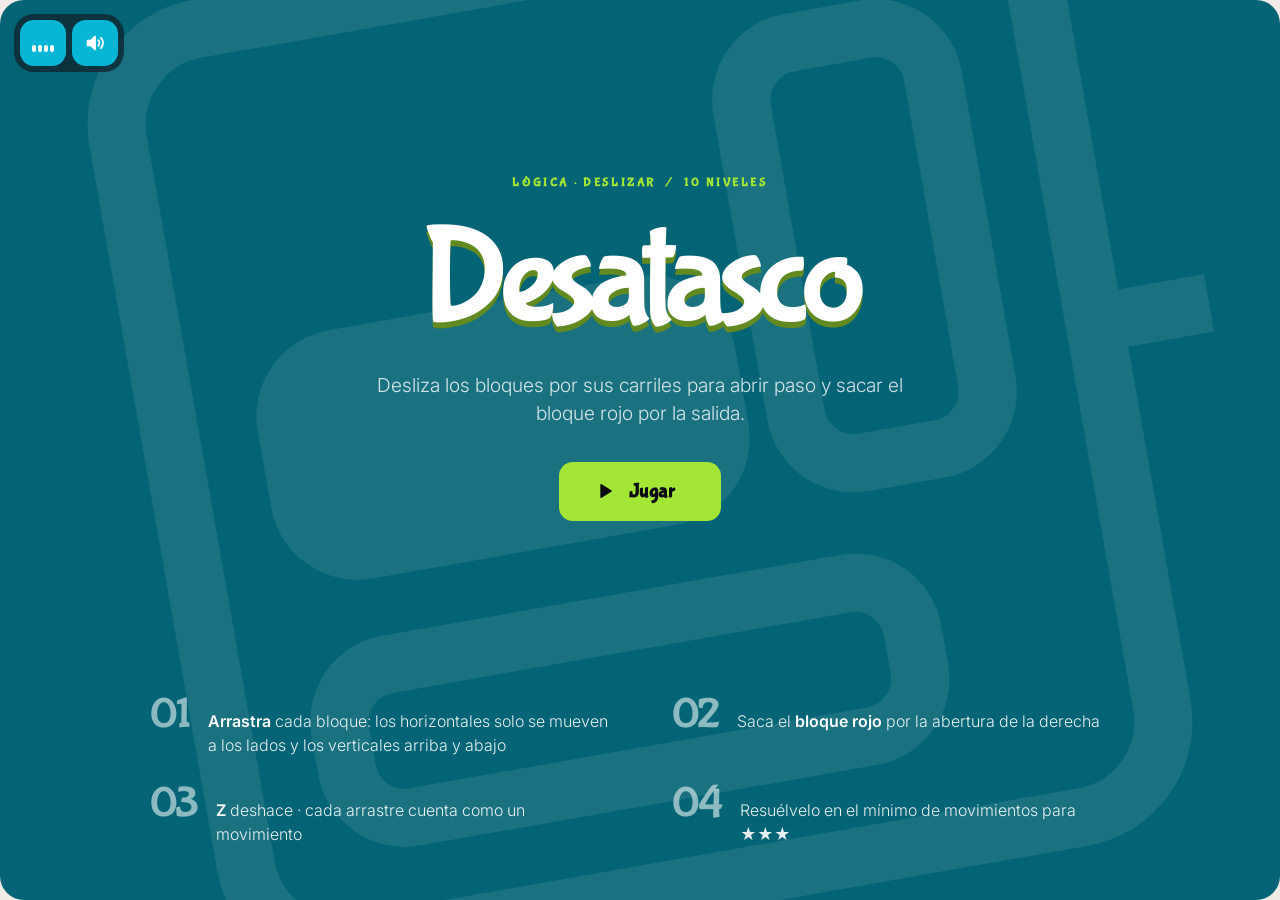
<file: games/desatasco.html>
<!doctype html>
<html lang="es"><head><meta charset="utf-8"><meta name="viewport" content="width=device-width,initial-scale=1"><title>Desatasco</title>
<link rel="preconnect" href="https://fonts.googleapis.com"><link href="https://fonts.googleapis.com/css2?family=Inter:wght@200;300;400;600;700;800&display=swap" rel="stylesheet">
<link rel="stylesheet" href="../shared/style.css"><link rel="stylesheet" href="../shared/game-themes.css"></head>
<body><div id="app"></div>
<script src="../shared/audio.js"></script><script src="../shared/engine.js"></script>
<script>
'use strict';
// Puzles generados por ordenador; el primer número es el mínimo de movimientos (verificado por búsqueda BFS).
const LEVELS = [[2,[[1,2,2,1],[3,0,2,0],[0,0,2,0],[1,1,2,1],[2,3,3,1],[0,5,2,1],[4,1,2,1],[2,4,2,1],[5,2,2,0]]],[4,[[2,2,2,1],[4,0,2,1],[4,2,2,0],[0,5,2,1],[0,3,2,1],[3,0,2,0],[5,2,3,0],[3,4,2,1],[2,5,3,1],[0,1,2,1]]],[6,[[2,2,2,1],[1,3,2,1],[3,4,2,1],[5,1,2,0],[4,0,2,1],[3,5,2,1],[0,3,2,0],[5,3,2,0],[4,1,3,0]]],[8,[[1,2,2,1],[2,4,2,1],[0,4,2,0],[1,1,2,1],[3,0,2,0],[5,2,2,0],[5,0,2,0],[2,3,2,1],[1,0,2,1],[2,5,2,1],[4,4,2,1],[4,1,3,0],[1,4,2,0]]],[10,[[0,2,2,1],[2,3,2,0],[4,2,2,0],[3,1,2,1],[2,1,2,0],[3,5,2,1],[3,0,3,1],[0,5,2,1],[0,3,2,0],[4,4,2,1],[3,2,2,0]]],[12,[[0,2,2,1],[3,5,2,1],[2,1,2,0],[1,5,2,1],[3,4,3,1],[4,1,2,0],[2,0,2,1],[2,3,2,1],[4,3,2,1],[5,0,2,0],[1,3,2,0],[0,0,2,1],[3,1,2,0],[0,4,2,0]]],[16,[[0,2,2,1],[3,3,2,1],[2,2,2,0],[5,3,2,0],[2,5,2,1],[0,0,2,0],[5,0,2,0],[0,5,2,1],[0,3,2,0],[1,0,2,1],[3,0,2,1],[3,1,2,0],[2,4,2,1],[4,5,2,1]]],[18,[[0,2,2,1],[0,4,2,0],[4,2,3,0],[3,0,2,1],[2,0,3,0],[5,0,2,0],[3,2,2,0],[5,2,2,0],[3,4,2,0],[0,3,2,1],[1,0,2,0]]],[20,[[0,2,2,1],[4,4,2,1],[3,5,2,1],[2,0,3,1],[4,2,2,0],[1,4,2,1],[0,4,2,0],[5,2,2,0],[0,3,2,1],[2,2,2,0],[5,0,2,0],[3,3,2,0]]],[30,[[1,2,2,1],[2,4,2,0],[4,5,2,1],[3,0,2,0],[3,3,2,0],[0,3,2,1],[5,0,3,0],[0,0,3,1],[0,1,2,0],[4,2,2,0],[4,4,2,1],[4,0,2,0],[1,1,2,1]]]];
const C = 90, PAD = 30, W = PAD * 2 + C * 6, H = W, ROW = 2;
const COLORS = ['#cdb79e', '#a9c1b5', '#b7b3d1', '#d8c48f', '#a7bed6', '#d6a9a1', '#b9cf9c', '#c8a8c6'];
const P = new Engine.Particles();
let S = null;
const later = (fn, ms) => { const my = S; setTimeout(() => { if (S === my) fn(); }, ms); };
const G = Engine.create({
  id: 'desatasco', title: 'Desatasco', genre: 'Lógica · deslizar', accent: '#e05a47', bg: '#f1ede6',
  display: { font: 'Righteous', query: 'Righteous', weight: 400, scale: 0.9, levels: 'Abre Paso' },
  glyph: '<svg viewBox="0 0 64 64" fill="none" stroke="currentColor" stroke-width="3"><rect x="8" y="8" width="48" height="48" rx="5"/><rect x="14" y="26" width="22" height="10" rx="3" fill="currentColor"/><rect x="40" y="14" width="10" height="22" rx="3"/><rect x="14" y="42" width="30" height="8" rx="3"/><path d="M56 31h6"/></svg>',
  tagline: 'Desliza los bloques por sus carriles para abrir paso y sacar el bloque rojo por la salida.',
  help: ['<b>Arrastra</b> cada bloque: los horizontales solo se mueven a los lados y los verticales arriba y abajo', 'Saca el <b>bloque rojo</b> por la abertura de la derecha', '<b>Z</b> deshace · cada arrastre cuenta como un movimiento', 'Resuélvelo en el mínimo de movimientos para ★★★'],
  levels: LEVELS.length,
  song: { bpm: 84, root: 50, scale: 'dorian', prog: [0, 3, 6, 2], padInst: 'strings', arpInst: 'epiano', arp: 'x..x......x..x..', arpOct: 4, leadInst: 'epiano', leadOct: 4, leadDensity: .28, swing: .28, kick: 'x.........x.....', snare: '....x.......x...', hat: 'x.xx.xx.x.xx.xx.', shaker: true, bass: 'x...x...x...x...', bassLen: 3, seed: 233 },
  intensity: () => 1,
  onLevel: load,
  onReady(g) {
    g.canvas(W, H); g.loop(update, render);
    g.cv.addEventListener('pointerdown', down);
    g.cv.addEventListener('pointermove', move);
    g.cv.addEventListener('pointerup', up); g.cv.addEventListener('pointercancel', up);
    addEventListener('keydown', e => { if (e.code === 'KeyZ' || e.code === 'Backspace') undo(); });
  }
});
function load(n) {
  const [opt, bl] = LEVELS[n - 1];
  S = { n, opt, blocks: bl.map(([x, y, len, h], i) => ({ x, y, len, h: !!h, p: h ? x : y, d: h ? x : y, key: i === 0, col: COLORS[i % COLORS.length] })), moves: 0, hist: [], drag: null, done: false, t: 0, exitT: 0 };
  P.clear(); hud();
}
function hud() { G.hud({ Nivel: `${S.n}/${LEVELS.length}`, Movimientos: S.moves, Mínimo: S.opt }); }
function cellOf(e) { const p = G.pos(e); return [Math.floor((p.x - PAD) / C), Math.floor((p.y - PAD) / C), p]; }
function occupied(skip) {
  const g = new Array(36).fill(false);
  S.blocks.forEach(b => { if (b === skip) return; for (let k = 0; k < b.len; k++) { const x = b.h ? b.p + k : b.x, y = b.h ? b.y : b.p + k; if (x >= 0 && x < 6) g[y * 6 + x] = true; } });
  return g;
}
function down(e) {
  if (!S || S.done || !G.playing || G.paused) return;
  const [cx, cy, p] = cellOf(e);
  const b = S.blocks.find(b => b.h ? (cy === b.y && cx >= b.p && cx < b.p + b.len) : (cx === b.x && cy >= b.p && cy < b.p + b.len));
  if (!b) return;
  const g = occupied(b);
  let lo = b.p, hi = b.p;
  while (lo - 1 >= 0 && !g[b.h ? b.y * 6 + lo - 1 : (lo - 1) * 6 + b.x]) lo--;
  while (hi + b.len < 6 && !g[b.h ? b.y * 6 + hi + b.len : (hi + b.len) * 6 + b.x]) hi++;
  S.drag = { b, start: b.p, lo, hi, from: b.h ? p.x : p.y, last: b.p };
  G.cv.setPointerCapture(e.pointerId);
  G.sfx('wood', { pitch: 1.2 });
}
function move(e) {
  const d = S && S.drag; if (!d) return;
  const p = G.pos(e), cur = d.b.h ? p.x : p.y;
  d.b.d = Engine.clamp(d.start + (cur - d.from) / C, d.lo, d.hi);
  const cell = Math.round(d.b.d);
  if (cell !== d.last) { d.last = cell; G.sfx('slide', { pitch: .8 + d.b.len * .1, pan: G.pan(PAD + (d.b.h ? d.b.d : d.b.x) * C) }); }
}
function up() {
  const d = S && S.drag; if (!d) return;
  S.drag = null;
  const np = Math.round(d.b.d);
  if (np !== d.start) {
    S.hist.push(S.blocks.map(b => b.p));
    d.b.p = np; S.moves++; hud();
    G.sfx('clack', { pitch: .8 + Math.random() * .2, pan: G.pan(PAD + (d.b.h ? np : d.b.x) * C) });
    if (d.b.key && np + d.b.len === 6) finish();
  }
}
function undo() {
  if (!S || S.done || !S.hist.length || G.paused) return;
  const prev = S.hist.pop(); S.blocks.forEach((b, i) => b.p = prev[i]); S.moves = Math.max(0, S.moves - 1); hud(); G.sfx('back');
}
function finish() {
  S.done = true; S.exitT = .001;
  G.sfx('whoosh', { pitch: 1.2 });
  const stars = S.moves <= S.opt ? 3 : S.moves <= Math.ceil(S.opt * 1.5) + 1 ? 2 : 1;
  later(() => G.win(stars, [['Movimientos', S.moves], ['Mínimo posible', S.opt], ['Tiempo', S.t.toFixed(0) + ' s']], 1000 - S.moves * 10), 800);
}
function update(dt) {
  S.t += dt;
  const k = 1 - Math.exp(-dt * 20);
  for (const b of S.blocks) if (!S.drag || S.drag.b !== b) b.d += (b.p - b.d) * k;
  if (S.exitT) {
    S.exitT += dt; const kb = S.blocks[0]; kb.p = 4 + S.exitT * 9; kb.d = kb.p;
    if (Math.random() < .5) P.burst(PAD + 6 * C, PAD + ROW * C + C / 2, 2, { color: '#e05a47', speed: 120, angle: 0, spread: 1.2, life: .4 });
  }
  P.update(dt);
}
function render() {
  const c = G.ctx; if (!c || !S) return;
  c.fillStyle = '#f1ede6'; c.fillRect(0, 0, W, H);
  c.fillStyle = '#e3ddd3'; c.beginPath(); c.roundRect(PAD - 12, PAD - 12, C * 6 + 24, C * 6 + 24, 20); c.fill();
  c.fillStyle = '#f8f5ef'; c.beginPath(); c.roundRect(PAD, PAD, C * 6, C * 6, 12); c.fill();
  c.strokeStyle = 'rgba(0,0,0,.05)'; c.lineWidth = 1;
  for (let i = 1; i < 6; i++) { c.beginPath(); c.moveTo(PAD + i * C, PAD); c.lineTo(PAD + i * C, PAD + 6 * C); c.moveTo(PAD, PAD + i * C); c.lineTo(PAD + 6 * C, PAD + i * C); c.stroke(); }
  c.fillStyle = '#f1ede6'; c.fillRect(PAD + 6 * C - 2, PAD + ROW * C + 8, 18, C - 16);
  c.fillStyle = '#e05a47'; c.beginPath(); c.moveTo(W - 12, PAD + ROW * C + C / 2 - 9); c.lineTo(W - 2, PAD + ROW * C + C / 2); c.lineTo(W - 12, PAD + ROW * C + C / 2 + 9); c.fill();
  c.save(); c.beginPath(); c.rect(PAD - 12, PAD - 12, W, C * 6 + 24); c.clip();
  for (const b of S.blocks) {
    const x = PAD + (b.h ? b.d : b.x) * C + 6, y = PAD + (b.h ? b.y : b.d) * C + 6;
    const w = (b.h ? b.len : 1) * C - 12, h = (b.h ? 1 : b.len) * C - 12;
    const lift = S.drag && S.drag.b === b ? 4 : 0;
    c.fillStyle = 'rgba(0,0,0,.12)'; c.beginPath(); c.roundRect(x + 2, y + 5, w, h, 14); c.fill();
    c.fillStyle = b.key ? '#e05a47' : b.col; c.beginPath(); c.roundRect(x, y - lift, w, h, 14); c.fill();
    c.fillStyle = 'rgba(255,255,255,.28)'; c.beginPath(); c.roundRect(x + 6, y - lift + 6, w - 12, 8, 4); c.fill();
    c.fillStyle = 'rgba(0,0,0,.12)';
    if (b.h) for (const ox of [w / 2 - 10, w / 2, w / 2 + 10]) { c.beginPath(); c.arc(x + ox, y - lift + h / 2 + 4, 2.5, 0, 6.283); c.fill(); }
    else for (const oy of [h / 2 - 10, h / 2, h / 2 + 10]) { c.beginPath(); c.arc(x + w / 2, y - lift + oy + 4, 2.5, 0, 6.283); c.fill(); }
  }
  c.restore();
  P.draw(c);
}
</script></body></html>
</file>
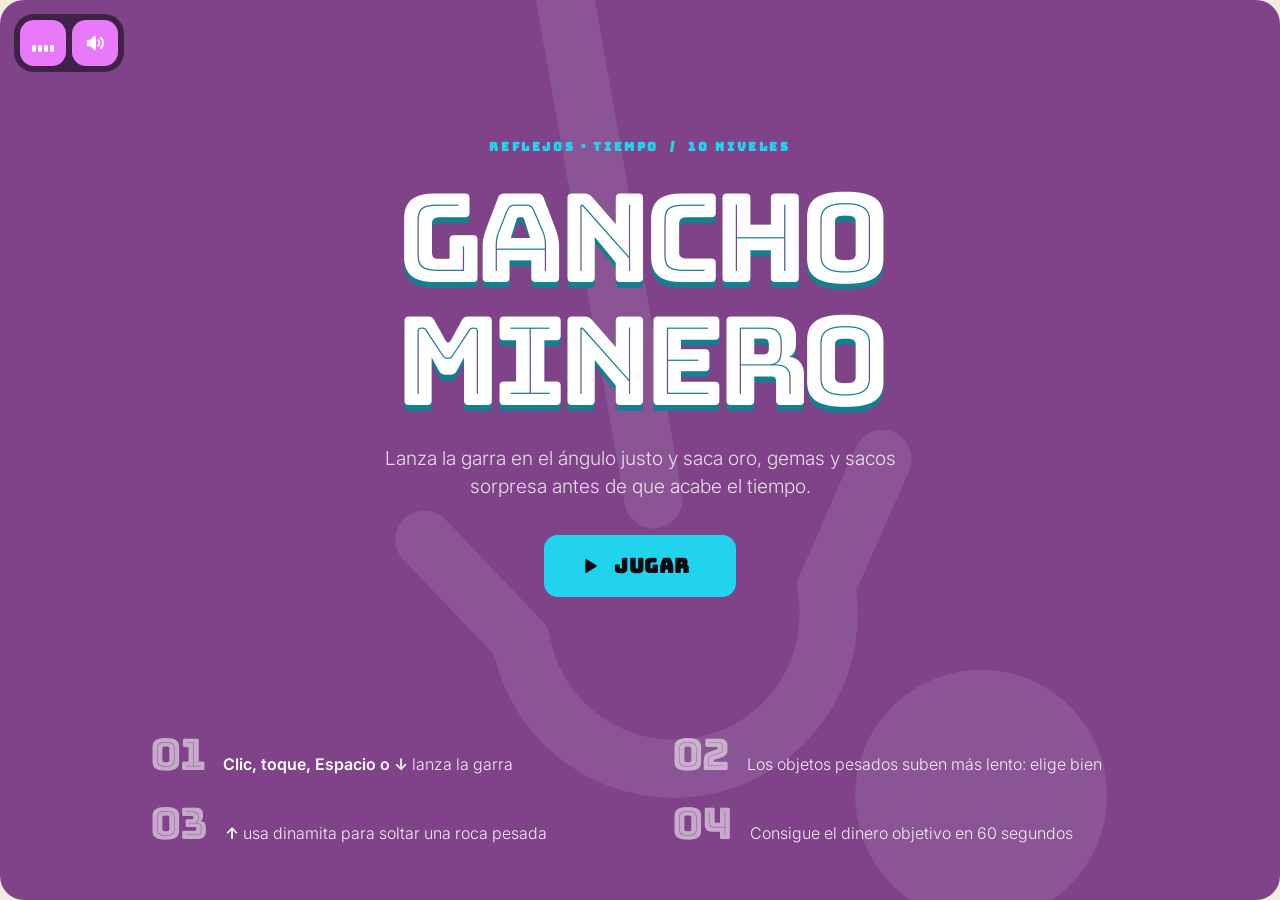
<file: games/gancho.html>
<!doctype html>
<html lang="es"><head><meta charset="utf-8"><meta name="viewport" content="width=device-width,initial-scale=1"><title>Gancho Minero</title>
<link rel="preconnect" href="https://fonts.googleapis.com"><link href="https://fonts.googleapis.com/css2?family=Inter:wght@200;300;400;600;700;800&display=swap" rel="stylesheet">
<link rel="stylesheet" href="../shared/style.css"><link rel="stylesheet" href="../shared/game-themes.css"></head>
<body><div id="app"></div>
<script src="../shared/audio.js"></script><script src="../shared/engine.js"></script>
<script>
'use strict';
const W = 960, H = 600, OX = 480, OY = 92, NL = 10, TIME = 60;
const P = new Engine.Particles();
let S = null, whir = null;
const later = (fn, ms) => { const my = S; setTimeout(() => { if (S === my) fn(); }, ms); };
const KIND = {
  gold1: { r: 14, val: 60, w: .35, col: '#f2c14e' }, gold2: { r: 24, val: 160, w: 1.1, col: '#f2c14e' }, gold3: { r: 40, val: 420, w: 3.2, col: '#f2c14e' },
  gem: { r: 9, val: 600, w: .1, col: '#5fd4e8' }, rock1: { r: 19, val: 15, w: 1.7, col: '#8f8780' }, rock2: { r: 33, val: 30, w: 4.2, col: '#8f8780' },
  bag: { r: 16, val: 0, w: .4, col: '#c79a6b' }, mole: { r: 13, val: 10, w: .3, col: '#7a5b45' }
};
const G = Engine.create({
  id: 'gancho', title: 'Gancho Minero', genre: 'Reflejos · tiempo', accent: '#d9a02b', bg: '#f3ecdf',
  display: { font: 'Rye', query: 'Rye', weight: 400, scale: 0.8, levels: 'Bajo Tierra' },
  glyph: '<svg viewBox="0 0 64 64" fill="none" stroke="currentColor" stroke-width="3" stroke-linecap="round"><path d="M32 6v30"/><path d="M24 42a8 8 0 1 0 16 0"/><path d="M24 42l-4-6M40 42l4-6"/><circle cx="46" cy="54" r="5" fill="currentColor"/></svg>',
  tagline: 'Lanza la garra en el ángulo justo y saca oro, gemas y sacos sorpresa antes de que acabe el tiempo.',
  help: ['<b>Clic, toque, Espacio o ↓</b> lanza la garra', 'Los objetos pesados suben más lento: elige bien', '<b>↑</b> usa dinamita para soltar una roca pesada', 'Consigue el dinero objetivo en 60 segundos'],
  levels: NL, maxScale: 1.3,
  song: { bpm: 96, root: 55, scale: 'mixo', prog: [0, 3, 0, 4], padInst: 'strings', arpInst: 'softpluck', arp: 'x.x.x.x.x.x.x.x.', arpOct: 3, leadInst: 'warm', leadOct: 4, leadDensity: .35, kick: 'x.......x.......', snare: '....x.......x...', hat: '..x...x...x...x.', shaker: true, bass: 'x...5...x...5...', bassLen: 3, seed: 229 },
  intensity: () => 1,
  onLevel: load,
  onPause(p) { if (whir && p) whir.set({ vol: 0 }); },
  onReady(g) {
    g.canvas(W, H); g.loop(update, render);
    g.cv.addEventListener('pointerdown', fire);
    addEventListener('keydown', e => { if (e.code === 'Space' || e.code === 'ArrowDown') fire(); if (e.code === 'ArrowUp') dynamite(); });
  }
});
function load(n) {
  const r = Engine.rng(n * 6151 + 9), target = 550 + n * 430;
  const items = [];
  const place = (k, minY = 230) => {
    const K = KIND[k];
    for (let t = 0; t < 60; t++) {
      const x = 60 + r() * (W - 120), y = minY + r() * (H - minY - 40);
      if (items.every(o => Math.hypot(o.x - x, o.y - y) > o.r + K.r + 12)) { items.push({ k, x, y, r: K.r, val: K.val, w: K.w, col: K.col, vx: k === 'mole' ? (40 + r() * 40) * (r() < .5 ? -1 : 1) : 0, carry: k === 'mole' && r() < .5 }); return; }
    }
  };
  let budget = 0;
  const add = (k, c, y) => { for (let i = 0; i < c; i++) { place(k, y); budget += KIND[k].val; } };
  add('gold3', 1 + (n > 5 ? 1 : 0), 380); add('gem', Math.floor(n / 2), 420); add('rock2', 2 + Math.floor(n / 3)); add('rock1', 3 + Math.floor(n / 2));
  if (n >= 3) add('mole', Math.floor(n / 2), 300);
  add('bag', 2);
  while (budget < target * 1.7) { const k = r() < .55 ? 'gold1' : 'gold2'; add(k, 1); }
  S = { n, target, items, money: 0, time: TIME, ang: 0, t: 0, hook: { state: 'swing', len: 0, item: null }, dyn: n >= 2 ? 3 : 0, boost: 1, over: false, flash: 0 };
  if (whir) whir.stop();
  whir = G.A.loop({ type: 'noise', filter: 600, ftype: 'bandpass', q: 2 });
  P.clear(); hud();
}
function hud() { G.hud({ Nivel: `${S.n}/${NL}`, Dinero: '$' + S.money, Objetivo: '$' + S.target, Tiempo: Math.ceil(S.time) + ' s', Dinamita: S.dyn }); }
function fire() {
  if (!S || !G.playing || G.paused || S.hook.state !== 'swing') return;
  S.hook.state = 'out'; G.sfx('swish', { pitch: .8, pan: G.pan(hookPos()[0]) });
}
function dynamite() {
  const hk = S && S.hook;
  if (!hk || hk.state !== 'in' || !hk.item || S.dyn <= 0 || G.paused) return;
  S.dyn--; const [x, y] = hookPos();
  G.sfx('boom', { pan: G.pan(x) }); P.burst(x, y, 30, { color: ['#ffb347', '#ff6b4a', '#555'], speed: 260 });
  hk.item = null; hud();
}
function hookPos() { return [OX + Math.sin(S.ang) * (40 + S.hook.len), OY + Math.cos(S.ang) * (40 + S.hook.len)]; }
function update(dt) {
  S.t += dt; S.flash = Math.max(0, S.flash - dt);
  const prev = Math.ceil(S.time); S.time -= dt;
  if (Math.ceil(S.time) !== prev) { hud(); if (S.time < 10 && S.time > 0) G.sfx('tick', { pitch: 1.4 }); }
  G.music.setIntensity(S.time < 15 ? 2 : 1);
  const hk = S.hook;
  for (const o of S.items) if (o.k === 'mole' && o !== hk.item) { o.x += o.vx * dt; if (o.x < 40 || o.x > W - 40) o.vx *= -1; }
  if (hk.state === 'swing') { S.ang = Math.sin(S.t * 1.7) * 1.25; whir.set({ vol: 0 }); }
  else if (hk.state === 'out') {
    hk.len += 560 * dt;
    const [x, y] = hookPos();
    whir.set({ vol: .06, filter: 900 });
    for (const o of S.items) if (Math.hypot(o.x - x, o.y - y) < o.r + 8) {
      hk.item = o; S.items = S.items.filter(i => i !== o); hk.state = 'in';
      G.sfx(o.k.startsWith('rock') ? 'thud' : o.k === 'gem' ? 'chime' : 'clack', { pan: G.pan(x) }); break;
    }
    if (hk.state === 'out' && (x < 0 || x > W || y > H)) { hk.state = 'in'; G.sfx('clack', { pitch: .6, pan: G.pan(x) }); }
  } else if (hk.state === 'in') {
    const w = hk.item ? hk.item.w : 0, sp = 620 * S.boost / (1 + w);
    hk.len -= sp * dt;
    whir.set({ vol: .07, filter: 300 + sp * .8 });
    if (hk.item) { const [x, y] = hookPos(); hk.item.x = x; hk.item.y = y + hk.item.r * .6; }
    if (hk.len <= 0) {
      hk.len = 0; hk.state = 'swing';
      if (hk.item) collect(hk.item);
      hk.item = null;
    }
  }
  if (S.time <= 0 && !S.over && hk.state === 'swing') end();
  else if (S.time <= -8 && !S.over) end();
  P.update(dt);
}
function collect(o) {
  let v = o.val, label;
  if (o.k === 'bag') {
    const r = Math.random();
    if (r < .2 && S.n >= 2) { S.dyn++; label = '+1 dinamita'; v = 0; }
    else if (r < .35) { S.boost = 1.5; label = '¡Fuerza extra!'; v = 0; }
    else v = 50 + Math.floor(Math.random() * 10) * 50;
  }
  if (o.k === 'mole' && o.carry) v = 650;
  S.money += v;
  if (v > 0) { G.sfx(v >= 300 ? 'cash' : 'coin', { pan: G.pan(OX) }); label = label || '+$' + v; S.flash = v >= 300 ? .3 : 0; }
  else G.sfx('pickup');
  P.text(OX, OY - 10, label, { color: v >= 300 ? '#d9a02b' : '#3a2e22', size: 24 });
  hud();
}
function end() {
  S.over = true; whir.set({ vol: 0 });
  if (S.money >= S.target) {
    const k = S.money / S.target;
    G.win(k >= 1.5 ? 3 : k >= 1.25 ? 2 : 1, [['Dinero', '$' + S.money], ['Objetivo', '$' + S.target], ['Dinamita restante', S.dyn]], S.money);
  } else G.lose('No alcanzó el dinero', [['Dinero', '$' + S.money], ['Objetivo', '$' + S.target]]);
}
function render() {
  const c = G.ctx; if (!c || !S) return;
  const t = performance.now() / 1000;
  c.fillStyle = '#f3ecdf'; c.fillRect(0, 0, W, 150);
  const layers = ['#c9a37a', '#b88f66', '#a57d57', '#916b4a', '#7d5c40'];
  layers.forEach((col, i) => { c.fillStyle = col; c.fillRect(0, 150 + i * 92, W, 92); });
  c.fillStyle = '#6e8a4e'; c.fillRect(0, 140, W, 12);
  for (let i = 0; i < 40; i++) { c.fillStyle = 'rgba(0,0,0,.06)'; c.beginPath(); c.arc((i * 211) % W, 170 + (i * 137) % 420, 3 + i % 4, 0, 6.283); c.fill(); }
  c.fillStyle = '#3a2e22'; c.beginPath(); c.roundRect(OX - 36, OY - 62, 72, 44, 10); c.fill();
  c.fillStyle = '#f3ecdf'; c.beginPath(); c.arc(OX, OY - 40, 8, 0, 6.283); c.fill();
  c.fillStyle = '#d9a02b'; c.fillRect(OX - 4, OY - 18, 8, 18);
  for (const o of S.items) drawItem(c, o, t);
  const [hx, hy] = hookPos();
  c.strokeStyle = '#3a2e22'; c.lineWidth = 2.5; c.beginPath(); c.moveTo(OX, OY); c.lineTo(hx, hy); c.stroke();
  if (S.hook.item) drawItem(c, S.hook.item, t);
  c.save(); c.translate(hx, hy); c.rotate(-S.ang);
  const open = S.hook.item ? .25 : .6;
  c.strokeStyle = '#3a2e22'; c.lineWidth = 4; c.lineCap = 'round';
  for (const s of [-1, 1]) { c.beginPath(); c.moveTo(0, 0); c.lineTo(s * 12 * open * 1.6, 10); c.lineTo(s * 6, 20); c.stroke(); }
  c.fillStyle = '#3a2e22'; c.beginPath(); c.arc(0, 0, 5, 0, 6.283); c.fill();
  c.restore();
  if (S.hook.state === 'swing' && G.playing) {
    c.strokeStyle = 'rgba(58,46,34,.18)'; c.setLineDash([4, 8]); c.beginPath(); c.moveTo(hx, hy); c.lineTo(OX + Math.sin(S.ang) * 900, OY + Math.cos(S.ang) * 900); c.stroke(); c.setLineDash([]);
  }
  const k = Math.min(1, S.money / S.target);
  c.fillStyle = 'rgba(58,46,34,.12)'; c.fillRect(24, 24, 260, 8); c.fillStyle = k >= 1 ? '#5b9e4d' : '#d9a02b'; c.fillRect(24, 24, 260 * k, 8);
  if (S.time < 10 && S.time > 0) { c.fillStyle = `rgba(217,75,75,${.6 + Math.sin(t * 10) * .3})`; c.font = '700 40px Inter, sans-serif'; c.textAlign = 'right'; c.fillText(Math.ceil(S.time), W - 30, 64); }
  P.draw(c);
  if (S.flash) { c.fillStyle = `rgba(255,230,150,${S.flash})`; c.fillRect(0, 0, W, H); }
}
function drawItem(c, o, t) {
  c.save(); c.translate(o.x, o.y);
  if (o.k.startsWith('gold')) {
    c.fillStyle = '#c99a2e'; c.beginPath();
    for (let i = 0; i < 9; i++) { const a = i / 9 * 6.283, rr = o.r * (.85 + ((i * 7) % 5) / 25); c.lineTo(Math.cos(a) * rr, Math.sin(a) * rr + 2); } c.fill();
    c.fillStyle = o.col; c.beginPath();
    for (let i = 0; i < 9; i++) { const a = i / 9 * 6.283, rr = o.r * (.85 + ((i * 7) % 5) / 25); c.lineTo(Math.cos(a) * rr, Math.sin(a) * rr); } c.fill();
    c.fillStyle = 'rgba(255,255,255,.55)'; c.beginPath(); c.arc(-o.r * .3, -o.r * .35, o.r * .22, 0, 6.283); c.fill();
  } else if (o.k === 'gem') {
    c.rotate(Math.sin(t * 2 + o.x) * .2);
    c.fillStyle = o.col; c.beginPath(); c.moveTo(0, -o.r * 1.4); c.lineTo(o.r, 0); c.lineTo(0, o.r * 1.4); c.lineTo(-o.r, 0); c.fill();
    c.fillStyle = 'rgba(255,255,255,.7)'; c.beginPath(); c.moveTo(0, -o.r * 1.4); c.lineTo(o.r * .4, 0); c.lineTo(-o.r * .3, 0); c.fill();
  } else if (o.k.startsWith('rock')) {
    c.fillStyle = '#6d665f'; c.beginPath(); for (let i = 0; i < 7; i++) { const a = i / 7 * 6.283, rr = o.r * (.8 + ((i * 3) % 4) / 15); c.lineTo(Math.cos(a) * rr, Math.sin(a) * rr + 2); } c.fill();
    c.fillStyle = o.col; c.beginPath(); for (let i = 0; i < 7; i++) { const a = i / 7 * 6.283, rr = o.r * (.8 + ((i * 3) % 4) / 15); c.lineTo(Math.cos(a) * rr, Math.sin(a) * rr); } c.fill();
  } else if (o.k === 'bag') {
    c.fillStyle = o.col; c.beginPath(); c.ellipse(0, 4, o.r, o.r * .85, 0, 0, 6.283); c.fill();
    c.fillStyle = '#8a6440'; c.fillRect(-5, -o.r * .8, 10, 6);
    c.fillStyle = '#3a2e22'; c.font = '700 14px Inter, sans-serif'; c.textAlign = 'center'; c.fillText('?', 0, 9);
  } else {
    c.scale(o.vx > 0 ? 1 : -1, 1);
    c.fillStyle = o.col; c.beginPath(); c.ellipse(0, 0, o.r * 1.3, o.r, 0, 0, 6.283); c.fill();
    c.fillStyle = '#f0c9b0'; c.beginPath(); c.arc(o.r * 1.1, -2, 4, 0, 6.283); c.fill();
    c.fillStyle = '#111'; c.beginPath(); c.arc(o.r * .6, -4, 2, 0, 6.283); c.fill();
    if (o.carry) { c.fillStyle = '#5fd4e8'; c.beginPath(); c.moveTo(-4, -o.r - 10); c.lineTo(2, -o.r - 4); c.lineTo(-4, -o.r + 2); c.lineTo(-10, -o.r - 4); c.fill(); }
  }
  c.restore();
}
</script></body></html>
</file>
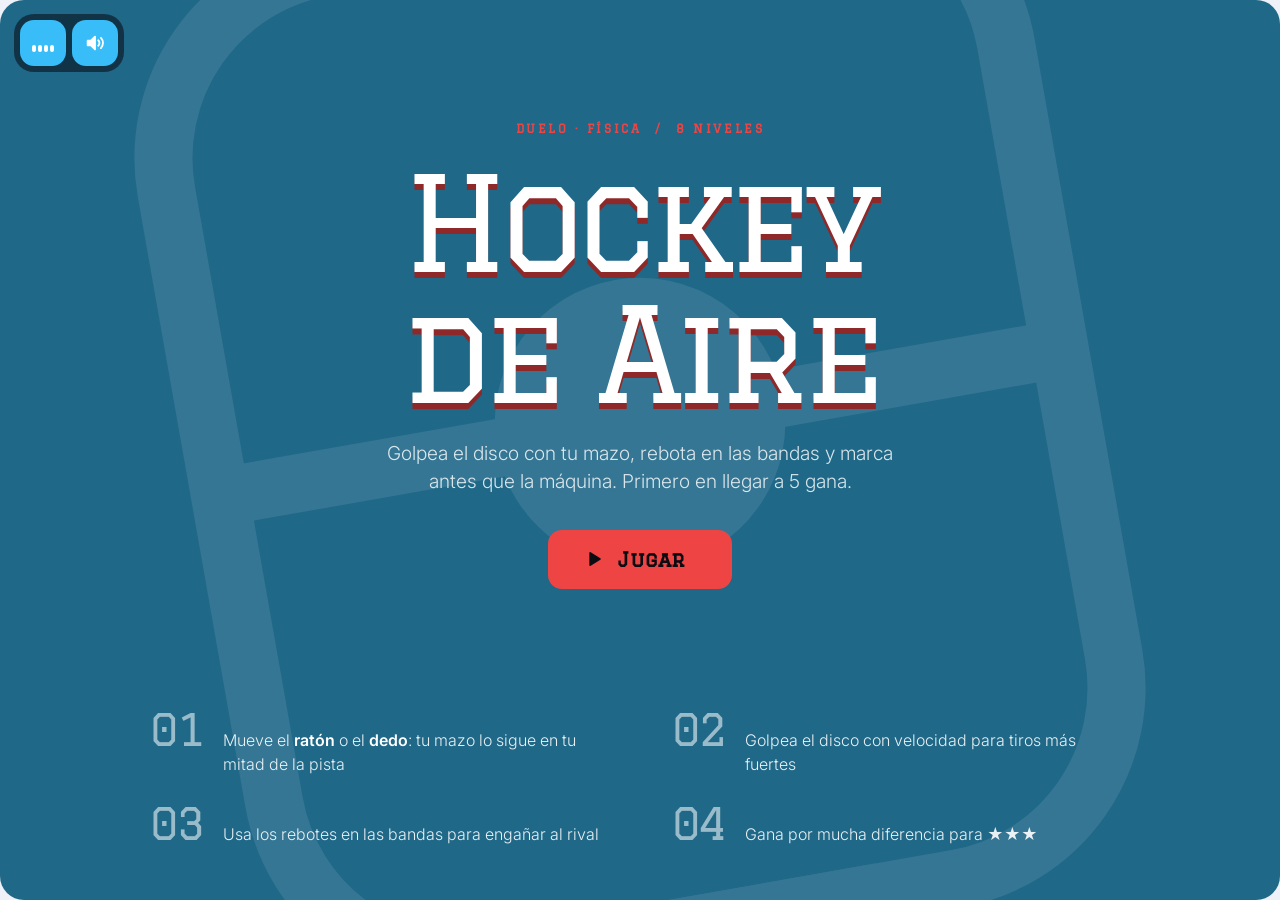
<file: games/hockey.html>
<!doctype html>
<html lang="es"><head><meta charset="utf-8"><meta name="viewport" content="width=device-width,initial-scale=1"><title>Hockey de Aire</title>
<link rel="preconnect" href="https://fonts.googleapis.com"><link href="https://fonts.googleapis.com/css2?family=Inter:wght@200;300;400;600;700;800&display=swap" rel="stylesheet">
<link rel="stylesheet" href="../shared/style.css"><link rel="stylesheet" href="../shared/game-themes.css"></head>
<body><div id="app"></div>
<script src="../shared/audio.js"></script><script src="../shared/engine.js"></script>
<script>
'use strict';
const W = 540, H = 900, M = 26, PR = 34, KR = 21, NL = 8;
const RIVALS = ['Novato', 'Aprendiz', 'Rápido', 'Táctico', 'Muro', 'Veloz', 'Maestro', 'Campeón'];
const P = new Engine.Particles();
let S = null;
const later = (fn, ms) => { const my = S; setTimeout(() => { if (S === my) fn(); }, ms); };
const G = Engine.create({
  id: 'hockey', title: 'Hockey de Aire', genre: 'Duelo · física', accent: '#2f6df6', bg: '#eef2f8',
  display: { font: 'Russo One', query: 'Russo+One', weight: 400, scale: 0.85, levels: 'Sala de Duelos' },
  glyph: '<svg viewBox="0 0 64 64" fill="none" stroke="currentColor" stroke-width="3"><rect x="10" y="6" width="44" height="52" rx="10"/><path d="M10 32h44M24 6h16M24 58h16"/><circle cx="32" cy="32" r="6" fill="currentColor"/></svg>',
  tagline: 'Golpea el disco con tu mazo, rebota en las bandas y marca antes que la máquina. Primero en llegar a 5 gana.',
  help: ['Mueve el <b>ratón</b> o el <b>dedo</b>: tu mazo lo sigue en tu mitad de la pista', 'Golpea el disco con velocidad para tiros más fuertes', 'Usa los rebotes en las bandas para engañar al rival', 'Gana por mucha diferencia para ★★★'],
  levels: NL, maxScale: 1.05,
  song: { bpm: 112, root: 52, scale: 'mixo', prog: [0, 3, 0, 4], padInst: 'strings', arpInst: 'epiano', arp: '..x...x...x..x..', arpOct: 4, leadInst: 'warm', leadOct: 4, leadDensity: .35, kick: 'x..x....x.x.....', snare: '....x.......x...', clap: true, hat: 'x.x.x.x.x.x.x.x.', shaker: true, bass: 'x..x..x...x.x...', bassLen: 2, seed: 241 },
  intensity: () => 1,
  onLevel: load,
  onReady(g) {
    g.canvas(W, H); g.loop(update, render);
    const mv = e => { if (S) { const p = g.pos(e); S.aim = { x: p.x, y: p.y - (e.pointerType === 'touch' ? 40 : 0) }; } };
    g.cv.addEventListener('pointermove', mv); g.cv.addEventListener('pointerdown', mv);
  }
});
function load(n) {
  S = { n, goalW: n >= 7 ? 150 : 180, bumpers: n >= 5 ? [{ x: W / 2 - 110, y: H / 2, r: 22 }, { x: W / 2 + 110, y: H / 2, r: 22 }] : [],
    me: { x: W / 2, y: H - 140, vx: 0, vy: 0 }, ai: { x: W / 2, y: 140, vx: 0, vy: 0 }, puck: { x: W / 2, y: H / 2 + 80, vx: 0, vy: 0 },
    aim: null, sMe: 0, sAi: 0, to: 5, wait: 1.2, t: 0, flash: 0, done: false, aiSpeed: 280 + n * 80, aiErr: Math.max(4, 48 - n * 6), aiAgg: .2 + n * .1 };
  P.clear(); hud(); G.toast(`Rival: ${RIVALS[n - 1]}`);
}
function hud() { G.hud({ Nivel: `${S.n}/${NL}`, Rival: RIVALS[S.n - 1], Marcador: `${S.sMe} – ${S.sAi}` }); }
function moveMallet(m, tx, ty, maxSp, dt, top) {
  const minY = top ? M + PR : H / 2 + PR, maxY = top ? H / 2 - PR : H - M - PR;
  tx = Engine.clamp(tx, M + PR, W - M - PR); ty = Engine.clamp(ty, minY, maxY);
  let dx = tx - m.x, dy = ty - m.y; const d = Math.hypot(dx, dy), step = maxSp * dt;
  if (d > step) { dx = dx / d * step; dy = dy / d * step; }
  m.vx = dx / dt; m.vy = dy / dt; m.x += dx; m.y += dy;
}
function collideMallet(m) {
  const p = S.puck, dx = p.x - m.x, dy = p.y - m.y, d = Math.hypot(dx, dy);
  if (d >= PR + KR || d === 0) return;
  const nx = dx / d, ny = dy / d;
  p.x = m.x + nx * (PR + KR); p.y = m.y + ny * (PR + KR);
  const inMouth = Math.abs(p.x - W / 2) < S.goalW / 2 - KR * .4;
  p.x = Engine.clamp(p.x, M + KR, W - M - KR);
  if (!inMouth) p.y = Engine.clamp(p.y, M + KR, H - M - KR);
  const rvx = p.vx - m.vx, rvy = p.vy - m.vy, vn = rvx * nx + rvy * ny;
  if (vn < 0) { p.vx -= 1.9 * vn * nx; p.vy -= 1.9 * vn * ny; }
  const sp = Math.hypot(p.vx, p.vy);
  if (sp > 1500) { p.vx *= 1500 / sp; p.vy *= 1500 / sp; }
  if (-vn > 60) { G.sfx('clack', { vol: Math.min(1, -vn / 900), pitch: .7 + Math.min(.6, -vn / 2000), pan: G.pan(p.x) }); P.burst(p.x - nx * KR, p.y - ny * KR, 5, { color: '#2f6df6', speed: 120, life: .3, size: 3 }); }
}
function score(me) {
  if (me) S.sMe++; else S.sAi++;
  hud(); S.flash = .5;
  G.sfx('horn', { pitch: me ? 1 : .8 }); if (me) G.sfx('crowd');
  P.burst(W / 2, me ? M : H - M, 50, { color: me ? ['#2f6df6', '#ffffff', '#ffd36b'] : ['#e5484d', '#ffffff'], speed: 380 });
  G.toast(me ? '¡GOL!' : 'Gol del rival', 1000);
  const p = S.puck; p.vx = p.vy = 0; p.x = W / 2; p.y = me ? H / 2 - 80 : H / 2 + 80; S.wait = 1.1;
  G.music.setIntensity(Math.max(S.sMe, S.sAi) >= S.to - 1 ? 2 : 1);
  if (S.sMe >= S.to || S.sAi >= S.to) {
    S.done = true;
    const diff = S.sMe - S.sAi;
    later(() => {
      if (diff > 0) G.win(diff >= 4 ? 3 : diff >= 2 ? 2 : 1, [['Marcador', `${S.sMe} – ${S.sAi}`], ['Rival', RIVALS[S.n - 1]]], diff * 100);
      else G.lose('El rival ganó el partido', [['Marcador', `${S.sMe} – ${S.sAi}`]]);
    }, 900);
  }
}
function update(dt) {
  S.t += dt; S.flash = Math.max(0, S.flash - dt);
  const p = S.puck;
  if (S.aim) moveMallet(S.me, S.aim.x, S.aim.y, 2600, dt, false); else { S.me.vx = S.me.vy = 0; }
  // IA
  const ai = S.ai;
  let tx = W / 2 + (p.x - W / 2) * .55, ty = 120;
  if (p.y < H / 2 + 40 && (p.vy < 160 || p.y < ai.y + 60)) {
    if (p.y > ai.y - 10) {
      // colocarse detrás del disco en la línea hacia la portería del jugador y lanzarse a través de él
      const gx = W / 2 + Math.sin(S.t * 1.3) * S.goalW * .3, gy = H;
      let dx = gx - p.x, dy = gy - p.y; const dl = Math.hypot(dx, dy); dx /= dl; dy /= dl;
      const bx = p.x - dx * (PR + KR + 6), by = p.y - dy * (PR + KR + 6);
      if (Math.hypot(ai.x - bx, ai.y - by) < 14 + S.aiAgg * 20 || S.lunge > 0) {
        S.lunge = S.lunge > 0 ? S.lunge - dt : .35;
        tx = p.x + dx * 90; ty = p.y + dy * 90;
      } else { tx = bx; ty = by; }
      tx += Math.sin(S.t * 3) * S.aiErr * .3;
    }
    else {
      // el disco está entre la IA y su portería: rodearlo por el lado
      const side = p.x < W / 2 ? 1 : -1;
      tx = p.x + side * 80;
      ty = Math.abs(ai.x - p.x) < 70 ? ai.y : p.y - 55;
      S.lunge = 0;
    }
  } else if (p.vy < 0) {
    const t = (130 - p.y) / p.vy;
    if (t > 0 && t < 2) tx = Engine.clamp(p.x + p.vx * t * .8, M + PR, W - M - PR);
  }
  moveMallet(ai, tx + (Math.random() - .5) * S.aiErr * dt * 30, ty, S.aiSpeed, dt, true);
  if (S.wait > 0) { S.wait -= dt; collideMallet(S.me); return P.update(dt); }
  if (S.done) return P.update(dt);
  const sp = Math.hypot(p.vx, p.vy), steps = Math.max(1, Math.ceil(sp * dt / 8));
  for (let i = 0; i < steps; i++) {
    const d = dt / steps;
    p.x += p.vx * d; p.y += p.vy * d;
    if (p.x < M + KR) { p.x = M + KR; p.vx = Math.abs(p.vx) * .92; band(); }
    if (p.x > W - M - KR) { p.x = W - M - KR; p.vx = -Math.abs(p.vx) * .92; band(); }
    const inGoal = Math.abs(p.x - W / 2) < S.goalW / 2 - KR * .4;
    if (p.y < M + KR) { if (inGoal) { if (p.y < M - KR) return score(true); } else { p.y = M + KR; p.vy = Math.abs(p.vy) * .92; band(); } }
    if (p.y > H - M - KR) { if (inGoal) { if (p.y > H - M + KR) return score(false); } else { p.y = H - M - KR; p.vy = -Math.abs(p.vy) * .92; band(); } }
    for (const b of S.bumpers) { const dx = p.x - b.x, dy = p.y - b.y, dd = Math.hypot(dx, dy); if (dd < b.r + KR) { const nx = dx / dd, ny = dy / dd; p.x = b.x + nx * (b.r + KR); p.y = b.y + ny * (b.r + KR); const vn = p.vx * nx + p.vy * ny; if (vn < 0) { p.vx -= 2.1 * vn * nx; p.vy -= 2.1 * vn * ny; G.sfx('pop', { pan: G.pan(p.x) }); } } }
    collideMallet(S.me); collideMallet(ai);
  }
  const f = Math.exp(-.28 * dt); p.vx *= f; p.vy *= f;
  // antibloqueo: si el disco queda quieto en el campo rival, recibe un pequeño empujón
  if (Math.hypot(p.vx, p.vy) < 25 && p.y < H / 2) { S.stall = (S.stall || 0) + dt; if (S.stall > 2.2) { p.vx += (W / 2 - p.x) * .8; p.vy += 140; S.stall = 0; } } else S.stall = 0;
  P.update(dt);
}
function band() { const sp = Math.hypot(S.puck.vx, S.puck.vy); if (sp > 80) G.sfx('wood', { vol: Math.min(1, sp / 1200), pitch: .8, pan: G.pan(S.puck.x) }); }
function render() {
  const c = G.ctx; if (!c || !S) return;
  c.fillStyle = '#eef2f8'; c.fillRect(0, 0, W, H);
  c.fillStyle = '#ffffff'; c.beginPath(); c.roundRect(M, M, W - 2 * M, H - 2 * M, 40); c.fill();
  c.strokeStyle = '#c9d4e6'; c.lineWidth = 3; c.stroke();
  c.strokeStyle = 'rgba(47,109,246,.25)'; c.lineWidth = 3;
  c.beginPath(); c.moveTo(M, H / 2); c.lineTo(W - M, H / 2); c.stroke();
  c.beginPath(); c.arc(W / 2, H / 2, 70, 0, 6.283); c.stroke();
  c.strokeStyle = 'rgba(229,72,77,.25)';
  c.beginPath(); c.arc(W / 2, M, 110, 0, Math.PI); c.stroke(); c.beginPath(); c.arc(W / 2, H - M, 110, Math.PI, 0); c.stroke();
  c.fillStyle = '#1b2433';
  c.fillRect(W / 2 - S.goalW / 2, M - 8, S.goalW, 10); c.fillRect(W / 2 - S.goalW / 2, H - M - 2, S.goalW, 10);
  for (const b of S.bumpers) { c.fillStyle = '#ffd36b'; c.beginPath(); c.arc(b.x, b.y, b.r, 0, 6.283); c.fill(); c.strokeStyle = '#e0a020'; c.lineWidth = 3; c.stroke(); }
  c.fillStyle = 'rgba(27,36,51,.06)'; c.font = '700 160px Inter, sans-serif'; c.textAlign = 'center';
  c.fillText(S.sAi, W / 2, H / 2 - 120); c.fillText(S.sMe, W / 2, H / 2 + 230);
  const p = S.puck;
  c.fillStyle = 'rgba(0,0,0,.1)'; c.beginPath(); c.arc(p.x + 3, p.y + 5, KR, 0, 6.283); c.fill();
  c.fillStyle = '#1b2433'; c.beginPath(); c.arc(p.x, p.y, KR, 0, 6.283); c.fill();
  c.strokeStyle = 'rgba(255,255,255,.2)'; c.lineWidth = 2; c.beginPath(); c.arc(p.x, p.y, KR - 6, 0, 6.283); c.stroke();
  mallet(c, S.ai, '#e5484d'); mallet(c, S.me, '#2f6df6');
  P.draw(c);
  if (S.wait > 0 && !S.done && G.playing) { c.fillStyle = 'rgba(27,36,51,.5)'; c.font = '600 18px Inter, sans-serif'; c.textAlign = 'center'; c.fillText('Prepárate…', W / 2, H / 2 + 6 + (p.y > H / 2 ? 130 : -130)); }
  if (S.flash) { c.fillStyle = `rgba(255,255,255,${S.flash})`; c.fillRect(0, 0, W, H); }
}
function mallet(c, m, col) {
  c.fillStyle = 'rgba(0,0,0,.12)'; c.beginPath(); c.arc(m.x + 3, m.y + 6, PR, 0, 6.283); c.fill();
  c.fillStyle = col; c.beginPath(); c.arc(m.x, m.y, PR, 0, 6.283); c.fill();
  c.fillStyle = 'rgba(255,255,255,.35)'; c.beginPath(); c.arc(m.x, m.y, PR * .55, 0, 6.283); c.fill();
  c.fillStyle = col; c.beginPath(); c.arc(m.x, m.y, PR * .3, 0, 6.283); c.fill();
}
</script></body></html>
</file>
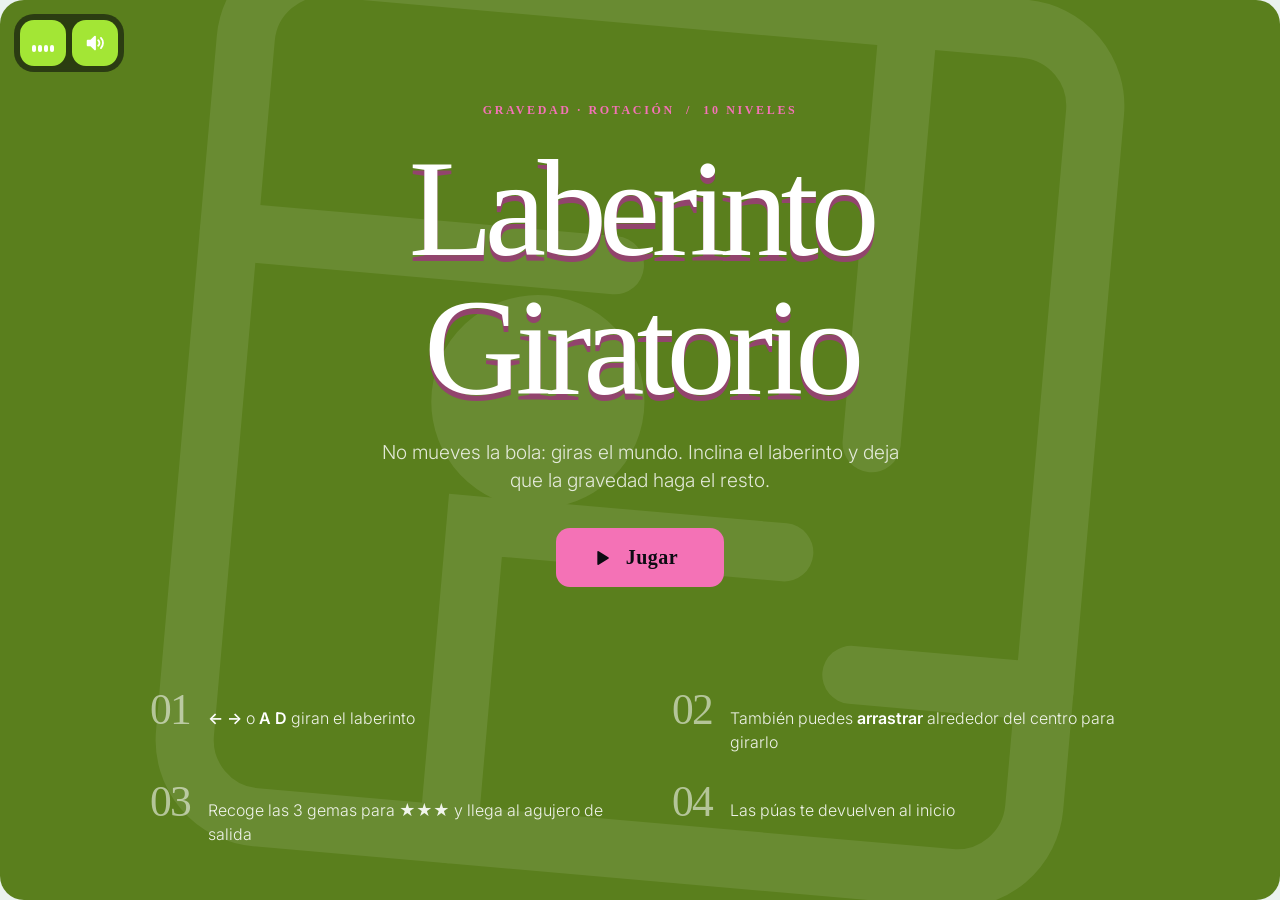
<file: games/laberinto.html>
<!doctype html>
<html lang="es"><head><meta charset="utf-8"><meta name="viewport" content="width=device-width,initial-scale=1"><title>Laberinto Giratorio</title>
<link rel="preconnect" href="https://fonts.googleapis.com"><link href="https://fonts.googleapis.com/css2?family=Inter:wght@200;300;400;600;700;800&display=swap" rel="stylesheet">
<link rel="stylesheet" href="../shared/style.css"><link rel="stylesheet" href="../shared/game-themes.css"></head>
<body><div id="app"></div>
<script src="../shared/audio.js"></script><script src="../shared/engine.js"></script>
<script>
'use strict';
const W = 640, H = 640, M = 470, NL = 10;
const P = new Engine.Particles();
let S = null, roll = null;
const G = Engine.create({
  id: 'laberinto', title: 'Laberinto Giratorio', genre: 'Gravedad · rotación', accent: '#2f9e8f', bg: '#eaf2ef',
  display: { font: 'Comfortaa', query: 'Comfortaa:wght@700', weight: 700, scale: 0.9, levels: 'Cambia de Mundo' },
  glyph: '<svg viewBox="0 0 64 64" fill="none" stroke="currentColor" stroke-width="3" stroke-linecap="round"><g transform="rotate(15 32 32)"><rect x="10" y="10" width="44" height="44" rx="4"/><path d="M10 24h20M44 10v22M24 54V38h16M54 44H44"/></g><circle cx="27" cy="30" r="4" fill="currentColor"/></svg>',
  tagline: 'No mueves la bola: giras el mundo. Inclina el laberinto y deja que la gravedad haga el resto.',
  help: ['<b>← →</b> o <b>A D</b> giran el laberinto', 'También puedes <b>arrastrar</b> alrededor del centro para girarlo', 'Recoge las 3 gemas para ★★★ y llega al agujero de salida', 'Las púas te devuelven al inicio'],
  levels: NL, maxScale: 1.3,
  song: { bpm: 74, root: 55, scale: 'dorian', prog: [0, 3, 6, 2], padInst: 'strings', arpInst: 'epiano', arp: 'x.....x...x.....', arpOct: 4, leadInst: 'epiano', leadOct: 4, leadDensity: .3, swing: .2, kick: 'x......x..x.....', snare: '....x.......x...', hat: 'x.x.x.x.x.x.x.x.', shaker: true, bass: 'x.....x...x.....', bassLen: 4, seed: 227 },
  intensity: () => 1,
  onLevel: load,
  onPause(p) { if (roll && p) roll.set({ vol: 0 }); },
  onReady(g) {
    g.canvas(W, H); g.loop(update, render);
    let drag = null;
    const angAt = e => { const p = g.pos(e); return Math.atan2(p.y - H / 2, p.x - W / 2); };
    g.cv.addEventListener('pointerdown', e => { drag = angAt(e); g.cv.setPointerCapture(e.pointerId); });
    g.cv.addEventListener('pointermove', e => { if (drag == null || !S) return; const a = angAt(e); let d = a - drag; while (d > Math.PI) d -= 6.283; while (d < -Math.PI) d += 6.283; S.pend += d; drag = a; });
    g.cv.addEventListener('pointerup', () => drag = null);
  }
});

function load(n) {
  const N = 5 + Math.floor((n - 1) * .67), c = M / N, r = Engine.rng(n * 389 + 5);
  const hW = Array.from({ length: N + 1 }, () => new Array(N).fill(true));
  const vW = Array.from({ length: N }, () => new Array(N + 1).fill(true));
  const seen = Array.from({ length: N }, () => new Array(N).fill(false));
  const st = [[0, 0]]; seen[0][0] = true;
  while (st.length) {
    const [x, y] = st[st.length - 1];
    const nb = [[1, 0], [-1, 0], [0, 1], [0, -1]].map(([dx, dy]) => [x + dx, y + dy, dx, dy]).filter(([nx, ny]) => nx >= 0 && ny >= 0 && nx < N && ny < N && !seen[ny][nx]);
    if (!nb.length) { st.pop(); continue; }
    const [nx, ny, dx, dy] = nb[(r() * nb.length) | 0];
    if (dx === 1) vW[y][x + 1] = false; if (dx === -1) vW[y][x] = false; if (dy === 1) hW[y + 1][x] = false; if (dy === -1) hW[y][x] = false;
    seen[ny][nx] = true; st.push([nx, ny]);
  }
  // un par de pasajes extra para que haya rutas alternativas
  for (let k = 0; k < Math.floor(N / 2); k++) { const x = 1 + ((r() * (N - 1)) | 0), y = (r() * N) | 0; vW[y][x] = false; }
  const open = (x, y, dx, dy) => dx === 1 ? !vW[y][x + 1] : dx === -1 ? !vW[y][x] : dy === 1 ? !hW[y + 1][x] : !hW[y][x];
  const dist = Array.from({ length: N }, () => new Array(N).fill(-1)); dist[0][0] = 0;
  const q = [[0, 0]];
  while (q.length) { const [x, y] = q.shift(); for (const [dx, dy] of [[1, 0], [-1, 0], [0, 1], [0, -1]]) { const nx = x + dx, ny = y + dy; if (nx < 0 || ny < 0 || nx >= N || ny >= N || dist[ny][nx] >= 0 || !open(x, y, dx, dy)) continue; dist[ny][nx] = dist[y][x] + 1; q.push([nx, ny]); } }
  let ex = [0, 0];
  for (let y = 0; y < N; y++) for (let x = 0; x < N; x++) if (dist[y][x] > dist[ex[1]][ex[0]]) ex = [x, y];
  const cells = [];
  for (let y = 0; y < N; y++) for (let x = 0; x < N; x++) {
    const deg = [[1, 0], [-1, 0], [0, 1], [0, -1]].filter(([dx, dy]) => { const nx = x + dx, ny = y + dy; return nx >= 0 && ny >= 0 && nx < N && ny < N && open(x, y, dx, dy); }).length;
    if ((x || y) && (x !== ex[0] || y !== ex[1])) cells.push({ x, y, deg, d: dist[y][x] });
  }
  cells.sort((a, b) => (a.deg - b.deg) || (b.d - a.d));
  const center = (x, y) => [-M / 2 + (x + .5) * c, -M / 2 + (y + .5) * c];
  const gems = cells.slice(0, 3).map(o => { const [px, py] = center(o.x, o.y); return { x: px, y: py, got: false }; });
  const spikes = [];
  if (n >= 4) { const pool = cells.slice(3).filter(o => o.d > 2); for (let k = 0; k < Math.min(pool.length, n - 2); k++) { const o = pool[(r() * pool.length) | 0]; const [px, py] = center(o.x, o.y); if (!spikes.some(s => s.x === px && s.y === py)) spikes.push({ x: px, y: py }); } }
  const th = 8, walls = [];
  for (let y = 0; y <= N; y++) for (let x = 0; x < N; x++) if (hW[y][x]) walls.push({ x: -M / 2 + x * c - th / 2, y: -M / 2 + y * c - th / 2, w: c + th, h: th });
  for (let y = 0; y < N; y++) for (let x = 0; x <= N; x++) if (vW[y][x]) walls.push({ x: -M / 2 + x * c - th / 2, y: -M / 2 + y * c - th / 2, w: th, h: c + th });
  const [sx, sy] = center(0, 0), [hx, hy] = center(ex[0], ex[1]);
  S = { n, N, c, walls, gems, spikes, start: [sx, sy], exit: [hx, hy], ball: { x: sx, y: sy, vx: 0, vy: 0, r: c * .26 }, ang: 0, w: 0, pend: 0, got: 0, t: 0, done: false };
  if (roll) roll.stop();
  roll = G.A.loop({ type: 'noise', filter: 500, ftype: 'lowpass', q: .8 });
  P.clear(); hud();
}
function hud() { G.hud({ Nivel: `${S.n}/${NL}`, Gemas: `${S.got}/3`, Tiempo: Math.floor(S.t) + ' s' }); }
function update(dt) {
  const k = G.keys;
  const dir = (k.ArrowRight || k.KeyD ? 1 : 0) - (k.ArrowLeft || k.KeyA ? 1 : 0);
  S.w += (dir * 2.3 - S.w) * Math.min(1, dt * 10);
  const fromDrag = Engine.clamp(S.pend, -.12, .12); S.pend -= fromDrag;
  S.ang += S.w * dt + fromDrag;
  const prevT = Math.floor(S.t); S.t += dt; if (Math.floor(S.t) !== prevT) hud();
  const b = S.ball, g = 1150;
  const gx = Math.sin(S.ang) * g, gy = Math.cos(S.ang) * g;
  const steps = 4, d = dt / steps;
  let impact = 0;
  for (let i = 0; i < steps; i++) {
    b.vx += gx * d; b.vy += gy * d;
    const sp = Math.hypot(b.vx, b.vy); if (sp > 760) { b.vx *= 760 / sp; b.vy *= 760 / sp; }
    b.x += b.vx * d; b.y += b.vy * d;
    for (const w of S.walls) {
      const cx = Engine.clamp(b.x, w.x, w.x + w.w), cy = Engine.clamp(b.y, w.y, w.y + w.h);
      const dx = b.x - cx, dy = b.y - cy, dd = Math.hypot(dx, dy);
      if (dd >= b.r || dd === 0) continue;
      const nx = dx / dd, ny = dy / dd; b.x = cx + nx * b.r; b.y = cy + ny * b.r;
      const vn = b.vx * nx + b.vy * ny;
      if (vn < 0) { b.vx -= 1.3 * vn * nx; b.vy -= 1.3 * vn * ny; impact = Math.max(impact, -vn); }
    }
  }
  b.vx *= Math.exp(-.35 * dt); b.vy *= Math.exp(-.35 * dt);
  const sp = Math.hypot(b.vx, b.vy);
  roll.set({ vol: Math.min(.22, sp / 2600), filter: 250 + sp * 1.2 });
  if (impact > 110) G.sfx('clack', { vol: Math.min(1, impact / 600), pitch: .7 + Math.random() * .3 });
  for (const gm of S.gems) if (!gm.got && Math.hypot(gm.x - b.x, gm.y - b.y) < b.r + 10) {
    gm.got = true; S.got++; hud(); G.sfx('pickup', { pitch: 1 + S.got * .1 });
    const p = toScreen(gm.x, gm.y); P.burst(p[0], p[1], 16, { color: ['#2f9e8f', '#ffffff', '#ffd36b'], speed: 160, life: .5 });
    G.music.setIntensity(S.got >= 2 ? 2 : 1);
  }
  for (const s of S.spikes) if (Math.hypot(s.x - b.x, s.y - b.y) < b.r + S.c * .2) {
    G.sfx('hit'); const p = toScreen(b.x, b.y); P.burst(p[0], p[1], 20, { color: ['#e04b4b', '#ffffff'], speed: 200 });
    b.x = S.start[0]; b.y = S.start[1]; b.vx = b.vy = 0; G.toast('¡Púas! De vuelta al inicio', 1100); break;
  }
  if (!S.done && Math.hypot(S.exit[0] - b.x, S.exit[1] - b.y) < S.c * .25) {
    S.done = true; roll.set({ vol: 0 }); G.sfx('whoosh', { pitch: .6 });
    G.win(Math.max(1, S.got), [['Gemas', `${S.got}/3`], ['Tiempo', S.t.toFixed(1) + ' s']], S.got * 1000 - Math.floor(S.t));
  }
  P.update(dt);
}
function toScreen(x, y) { const c = Math.cos(S.ang), s = Math.sin(S.ang); return [W / 2 + x * c - y * s, H / 2 + x * s + y * c]; }
function render() {
  const c = G.ctx; if (!c || !S) return;
  const t = performance.now() / 1000;
  c.fillStyle = '#eaf2ef'; c.fillRect(0, 0, W, H);
  c.strokeStyle = 'rgba(47,158,143,.15)'; c.lineWidth = 2; c.beginPath(); c.moveTo(W / 2, 16); c.lineTo(W / 2, 40); c.stroke();
  c.fillStyle = 'rgba(47,158,143,.35)'; c.beginPath(); c.moveTo(W / 2 - 7, 40); c.lineTo(W / 2 + 7, 40); c.lineTo(W / 2, 52); c.fill();
  c.save(); c.translate(W / 2, H / 2); c.rotate(S.ang);
  c.fillStyle = 'rgba(0,0,0,.06)'; c.beginPath(); c.roundRect(-M / 2 - 14, -M / 2 - 8, M + 28, M + 28, 22); c.fill();
  c.fillStyle = '#ffffff'; c.beginPath(); c.roundRect(-M / 2 - 14, -M / 2 - 14, M + 28, M + 28, 22); c.fill();
  const [hx, hy] = S.exit;
  c.fillStyle = '#1f2b29'; c.beginPath(); c.arc(hx, hy, S.c * .3, 0, 6.283); c.fill();
  c.strokeStyle = `rgba(47,158,143,${.4 + Math.sin(t * 4) * .3})`; c.lineWidth = 3; c.beginPath(); c.arc(hx, hy, S.c * .38, 0, 6.283); c.stroke();
  for (const s of S.spikes) {
    c.fillStyle = '#e04b4b'; c.beginPath();
    for (let i = 0; i < 16; i++) { const a = i / 16 * 6.283, rr = i % 2 ? S.c * .1 : S.c * .22; c.lineTo(s.x + Math.cos(a) * rr, s.y + Math.sin(a) * rr); }
    c.closePath(); c.fill();
  }
  for (const gm of S.gems) if (!gm.got) {
    const sz = S.c * .16 * (1 + Math.sin(t * 4 + gm.x) * .08);
    c.save(); c.translate(gm.x, gm.y); c.rotate(-S.ang + Math.sin(t * 2) * .2);
    c.fillStyle = '#ffd36b'; c.beginPath(); c.moveTo(0, -sz * 1.3); c.lineTo(sz, 0); c.lineTo(0, sz * 1.3); c.lineTo(-sz, 0); c.closePath(); c.fill();
    c.fillStyle = 'rgba(255,255,255,.6)'; c.beginPath(); c.moveTo(0, -sz * 1.3); c.lineTo(sz * .4, -sz * .2); c.lineTo(-sz * .4, -sz * .2); c.fill(); c.restore();
  }
  c.fillStyle = '#24332f';
  for (const w of S.walls) { c.beginPath(); c.roundRect(w.x, w.y, w.w, w.h, 4); c.fill(); }
  const b = S.ball;
  c.save(); c.translate(b.x, b.y); c.rotate(-S.ang);
  c.fillStyle = 'rgba(0,0,0,.15)'; c.beginPath(); c.ellipse(2, 4, b.r, b.r * .9, 0, 0, 6.283); c.fill();
  const g = c.createRadialGradient(-b.r * .35, -b.r * .4, b.r * .1, 0, 0, b.r); g.addColorStop(0, '#7fe0d2'); g.addColorStop(1, '#1f7a6e');
  c.fillStyle = g; c.beginPath(); c.arc(0, 0, b.r, 0, 6.283); c.fill();
  c.restore();
  c.restore();
  P.draw(c);
}
</script></body></html>
</file>
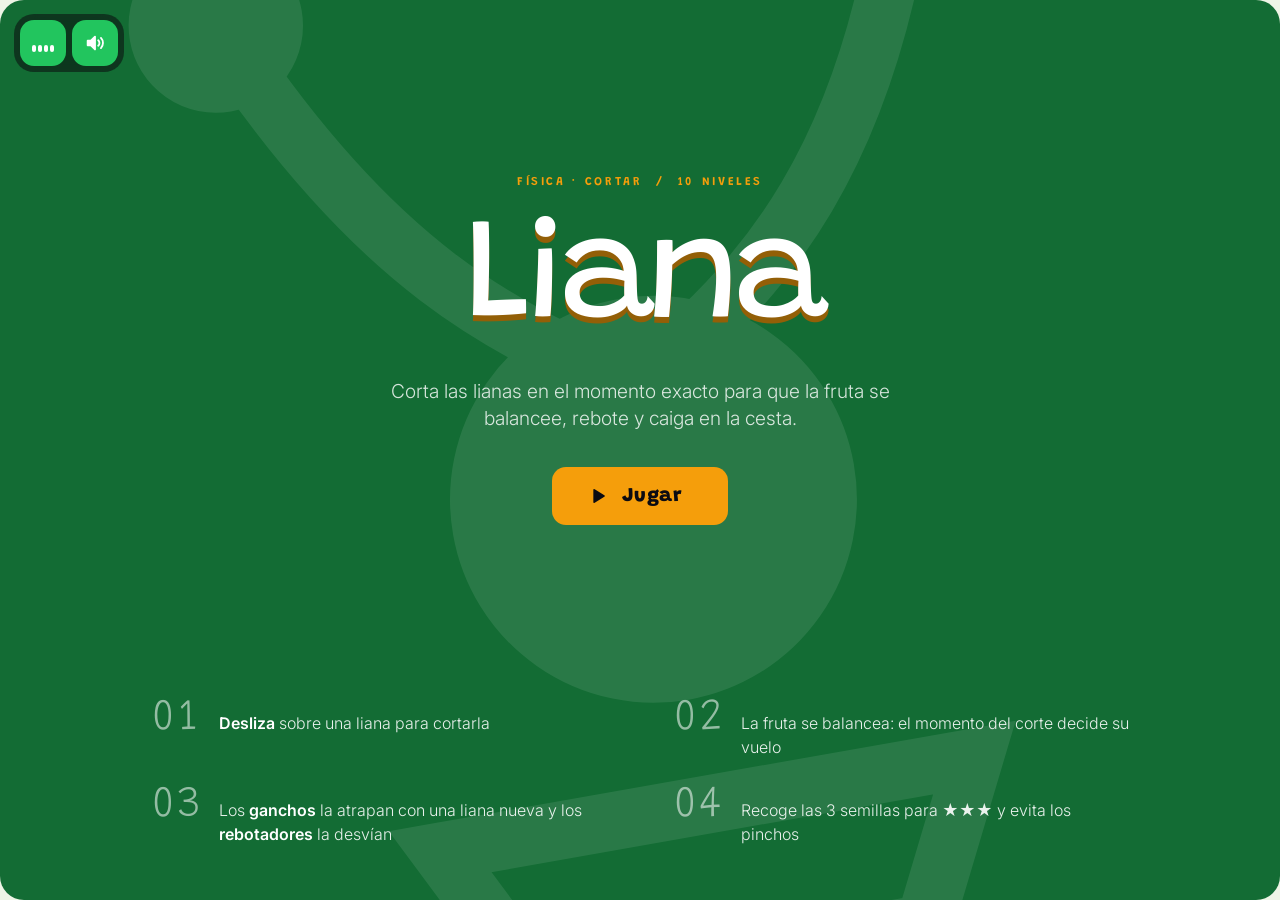
<file: games/liana.html>
<!doctype html>
<html lang="es"><head><meta charset="utf-8"><meta name="viewport" content="width=device-width,initial-scale=1"><title>Liana</title>
<link rel="preconnect" href="https://fonts.googleapis.com"><link href="https://fonts.googleapis.com/css2?family=Inter:wght@200;300;400;600;700;800&display=swap" rel="stylesheet">
<link rel="stylesheet" href="../shared/style.css"><link rel="stylesheet" href="../shared/game-themes.css"></head>
<body><div id="app"></div>
<script src="../shared/audio.js"></script><script src="../shared/engine.js"></script>
<script>
'use strict';
const W = 540, H = 800, FR = 22, GRAV = 1500, STEP = 1 / 60, SEGS = 12;
// a = anclajes de las lianas, f = fruta, k = semillas, b = cesta, h = ganchos [x,y,radio], u = rebotadores [x,y,r], s = pinchos [x,y,ancho]
const LEVELS = [
  {"a":[[270,90]],"f":[270,280],"k":[[270,400],[270,500],[270,600]],"b":[270,725,130]},
  {"a":[[110,110],[430,110]],"f":[270,300],"k":[[270,420],[270,520],[270,620]],"b":[270,725,130]},
  {"a":[[130,110],[410,170]],"f":[230,330],"k":[[330,430],[380,540],[410,640]],"b":[410,725,130]},
  {"a":[[270,90]],"f":[270,240],"h":[[330,440,80]],"k":[[270,330],[360,560],[400,640]],"b":[420,725,130]},
  {"a":[[100,100],[300,100]],"f":[200,280],"s":[[0,600,220]],"k":[[260,420],[340,540],[400,640]],"b":[420,725,130]},
  {"a":[[270,80]],"f":[270,230],"u":[[300,470,34]],"k":[[270,340],[200,560],[130,640]],"b":[110,725,130]},
  {"a":[[80,120],[460,120],[270,60]],"f":[270,300],"s":[[180,620,180]],"k":[[350,420],[420,540],[455,640]],"b":[455,725,120]},
  {"a":[[120,100]],"f":[300,160],"h":[[400,420,70]],"s":[[200,690,140]],"k":[[153,297],[41,390],[71,566]],"b":[110,725,120]},
  {"a":[[270,70],[150,200]],"f":[270,260],"u":[[150,520,30],[390,560,30]],"k":[[331,299],[373,430],[447,574]],"b":[400,725,120]},
  {"a":[[100,90],[440,90],[270,420]],"f":[270,250],"h":[[270,500,60]],"s":[[0,560,200],[340,560,200]],"k":[[58,331],[235,382],[264,550]],"b":[270,725,120]}
];
const P = new Engine.Particles();
let S = null;
const later = (fn, ms) => { const my = S; setTimeout(() => { if (S === my) fn(); }, ms); };

/* ------- física (paso fijo, determinista) ------- */
function makeWorld(L) {
  const w = { L, f: { x: L.f[0], y: L.f[1], px: L.f[0], py: L.f[1] }, ropes: [], hooks: (L.h || []).map(h => ({ x: h[0], y: h[1], r: h[2], used: false })),
    seeds: L.k.map(s => ({ x: s[0], y: s[1], got: false })), t: 0, state: 'play', got: 0, events: [] };
  for (const a of L.a) addRope(w, a[0], a[1], 1.02);
  return w;
}
function addRope(w, ax, ay, slack) {
  const f = w.f, len = Math.hypot(f.x - ax, f.y - ay) * slack, seg = len / SEGS, pts = [];
  for (let i = 0; i < SEGS; i++) { const k = i / SEGS; const x = ax + (f.x - ax) * k, y = ay + (f.y - ay) * k; pts.push({ x, y, px: x, py: y, pin: i === 0 }); }
  w.ropes.push({ pts, links: new Array(SEGS).fill(true), seg, cut: false });
}
function attached(r) { return r.links.every(Boolean); }
function stepWorld(w) {
  if (w.state !== 'play') return;
  w.t += STEP;
  const integ = (p, g) => { const vx = (p.x - p.px) * .995, vy = (p.y - p.py) * .995; p.px = p.x; p.py = p.y; p.x += vx; p.y += vy + g * STEP * STEP; };
  integ(w.f, GRAV);
  for (const r of w.ropes) for (const p of r.pts) if (!p.pin) integ(p, GRAV);
  for (let it = 0; it < 16; it++) for (const r of w.ropes) {
    for (let i = 0; i < SEGS; i++) {
      if (!r.links[i]) continue;
      const a = r.pts[i], b = i + 1 < SEGS ? r.pts[i + 1] : w.f, fruit = i + 1 >= SEGS;
      const dx = b.x - a.x, dy = b.y - a.y, d = Math.hypot(dx, dy) || .001, diff = (d - r.seg) / d;
      if (fruit && d < r.seg) continue;
      const wa = a.pin ? 0 : 1, wb = fruit ? .25 : 1, s = wa + wb; if (!s) continue;
      a.x += dx * diff * wa / s; a.y += dy * diff * wa / s; b.x -= dx * diff * wb / s; b.y -= dy * diff * wb / s;
    }
  }
  const f = w.f;
  for (const u of w.L.u || []) {
    const dx = f.x - u[0], dy = f.y - u[1], d = Math.hypot(dx, dy);
    if (d < u[2] + FR) {
      const nx = dx / d, ny = dy / d, vx = f.x - f.px, vy = f.y - f.py, vn = vx * nx + vy * ny;
      f.x = u[0] + nx * (u[2] + FR); f.y = u[1] + ny * (u[2] + FR);
      if (vn < 0) { const rx = vx - 2.05 * vn * nx, ry = vy - 2.05 * vn * ny; f.px = f.x - rx; f.py = f.y - ry; w.events.push(['bump', u[0], u[1]]); }
    }
  }
  for (const h of w.hooks) if (!h.used && Math.hypot(f.x - h.x, f.y - h.y) < h.r) { h.used = true; addRope(w, h.x, h.y, 1); w.events.push(['hook', h.x, h.y]); }
  for (const s of w.seeds) if (!s.got && Math.hypot(s.x - f.x, s.y - f.y) < FR + 12) { s.got = true; w.got++; w.events.push(['seed', s.x, s.y]); }
  for (const s of w.L.s || []) if (f.x > s[0] - FR * .6 && f.x < s[0] + s[2] + FR * .6 && f.y > s[1] - FR && f.y < s[1] + 22) { w.state = 'spike'; w.events.push(['spike', f.x, f.y]); return; }
  const [bx, by, bw] = w.L.b;
  if (f.y > by - 18 && f.y < by + 20 && Math.abs(f.x - bx) < bw / 2 - 12 && f.y - f.py > 0) { w.state = 'win'; w.events.push(['win', f.x, f.y]); return; }
  if (f.y > H + 60 || f.x < -80 || f.x > W + 80 || f.y < -300) { w.state = 'lost'; w.events.push(['lost', f.x, f.y]); }
}
function cutRope(w, r, i) { if (!r.links[i]) return false; r.links[i] = false; r.cut = true; return true; }

const G = Engine.create({
  id: 'liana', title: 'Liana', genre: 'Física · cortar', accent: '#e8862d', bg: '#eef5e6',
  display: { font: 'Fredoka', query: 'Fredoka:wght@700', weight: 700, scale: 0.95, levels: 'Huerto Colgante' },
  glyph: '<svg viewBox="0 0 64 64" fill="none" stroke="currentColor" stroke-width="3" stroke-linecap="round"><circle cx="14" cy="8" r="3" fill="currentColor"/><circle cx="50" cy="8" r="3" fill="currentColor"/><path d="M14 8c6 14 12 18 18 22M50 8c-4 12-10 18-18 22"/><circle cx="32" cy="36" r="9" fill="currentColor"/><path d="M18 52h28l-4 8H22z"/></svg>',
  tagline: 'Corta las lianas en el momento exacto para que la fruta se balancee, rebote y caiga en la cesta.',
  help: ['<b>Desliza</b> sobre una liana para cortarla', 'La fruta se balancea: el momento del corte decide su vuelo', 'Los <b>ganchos</b> la atrapan con una liana nueva y los <b>rebotadores</b> la desvían', 'Recoge las 3 semillas para ★★★ y evita los pinchos'],
  levels: LEVELS.length, maxScale: 1.15,
  song: { bpm: 94, root: 55, scale: 'major', prog: [0, 3, 4, 0], padInst: 'strings', arpInst: 'kalimba', arp: 'x..x..x...x..x..', arpOct: 4, leadInst: 'epiano', leadOct: 5, leadDensity: .3, kick: 'x.......x.......', snare: '....x.......x...', hat: 'x.x.x.x.x.x.x.x.', shaker: true, bass: 'x..x....x..x....', bassLen: 2, seed: 263 },
  intensity: () => 1,
  onLevel: load,
  onReady(g) {
    g.canvas(W, H); g.loop(update, render);
    let last = null;
    g.cv.addEventListener('pointerdown', e => { last = g.pos(e); g.cv.setPointerCapture(e.pointerId); S && (S.trail = [last]); });
    g.cv.addEventListener('pointermove', e => { if (!last || !S) return; const p = g.pos(e); swipe(last, p); last = p; S.trail.push(p); if (S.trail.length > 12) S.trail.shift(); });
    g.cv.addEventListener('pointerup', () => { last = null; });
  }
});
function load(n) {
  S = { n, w: makeWorld(LEVELS[n - 1]), acc: 0, trail: [], t: 0, ended: false };
  P.clear(); hud();
}
function hud() { G.hud({ Nivel: `${S.n}/${LEVELS.length}`, Semillas: `${S.w.got}/3` }); }
function segHit(p1, p2, a, b) {
  const d = (x1, y1, x2, y2, x3, y3) => (x2 - x1) * (y3 - y1) - (y2 - y1) * (x3 - x1);
  const d1 = d(a.x, a.y, b.x, b.y, p1.x, p1.y), d2 = d(a.x, a.y, b.x, b.y, p2.x, p2.y), d3 = d(p1.x, p1.y, p2.x, p2.y, a.x, a.y), d4 = d(p1.x, p1.y, p2.x, p2.y, b.x, b.y);
  return (d1 > 0) !== (d2 > 0) && (d3 > 0) !== (d4 > 0);
}
function swipe(p1, p2) {
  if (!S || S.ended || !G.playing || G.paused) return;
  const w = S.w;
  if (Math.hypot(p2.x - p1.x, p2.y - p1.y) > 2) { if (Math.random() < .15) G.sfx('swish', { vol: .5, pan: G.pan(p2.x) }); }
  for (const r of w.ropes) for (let i = 0; i < SEGS; i++) {
    if (!r.links[i]) continue;
    const a = r.pts[i], b = i + 1 < SEGS ? r.pts[i + 1] : w.f;
    if (segHit(p1, p2, a, b) && cutRope(w, r, i)) { G.sfx('snap', { pan: G.pan(a.x) }); P.burst(a.x, a.y, 8, { color: ['#6b8f3a', '#a0c25a'], speed: 120, life: .4, shape: 'square', size: 3 }); }
  }
}
function update(dt) {
  S.t += dt; S.acc += dt;
  while (S.acc >= STEP) { S.acc -= STEP; stepWorld(S.w); }
  for (const [k, x, y] of S.w.events) {
    if (k === 'seed') { G.sfx('pickup', { pitch: 1 + S.w.got * .12, pan: G.pan(x) }); P.burst(x, y, 14, { color: ['#7bd14a', '#ffffff'], speed: 150, life: .5 }); hud(); G.music.setIntensity(S.w.got >= 2 ? 2 : 1); }
    if (k === 'hook') { G.sfx('clack', { pitch: 1.3, pan: G.pan(x) }); }
    if (k === 'bump') { G.sfx('pop', { pan: G.pan(x) }); P.burst(x, y, 8, { color: '#ff9fb7', speed: 140, life: .3 }); }
    if (k === 'spike' && !S.ended) { S.ended = true; G.sfx('hit'); G.sfx('thud'); P.burst(x, y, 30, { color: ['#e8862d', '#ffcf6b'], speed: 260 }); later(() => G.lose('La fruta se pinchó', [['Semillas', `${S.w.got}/3`]]), 700); }
    if (k === 'lost' && !S.ended) { S.ended = true; G.sfx('whoosh', { pitch: .5 }); later(() => G.lose('La fruta se perdió', [['Semillas', `${S.w.got}/3`]]), 300); }
    if (k === 'win' && !S.ended) { S.ended = true; G.sfx('thud', { pitch: 1.4 }); G.sfx('chime'); P.burst(x, y, 30, { color: ['#e8862d', '#7bd14a', '#ffffff'], speed: 220 }); later(() => G.win(Math.max(1, S.w.got), [['Semillas', `${S.w.got}/3`], ['Tiempo', S.t.toFixed(1) + ' s']], S.w.got * 100), 600); }
  }
  S.w.events.length = 0;
  P.update(dt);
}
function render() {
  const c = G.ctx; if (!c || !S) return;
  const w = S.w, L = w.L, t = performance.now() / 1000;
  c.fillStyle = '#eef5e6'; c.fillRect(0, 0, W, H);
  c.fillStyle = 'rgba(123,209,74,.08)'; for (let i = 0; i < 8; i++) { c.beginPath(); c.arc((i * 173) % W, 120 + (i * 211) % 600, 60 + i * 6, 0, 6.283); c.fill(); }
  for (const h of w.hooks) {
    c.strokeStyle = h.used ? 'rgba(107,143,58,.15)' : 'rgba(107,143,58,.5)'; c.setLineDash([4, 6]); c.lineWidth = 2; c.beginPath(); c.arc(h.x, h.y, h.r, 0, 6.283); c.stroke(); c.setLineDash([]);
    c.fillStyle = '#6b8f3a'; c.beginPath(); c.arc(h.x, h.y, 7, 0, 6.283); c.fill();
  }
  for (const u of L.u || []) { c.fillStyle = '#ff9fb7'; c.beginPath(); c.arc(u[0], u[1], u[2], 0, 6.283); c.fill(); c.fillStyle = 'rgba(255,255,255,.4)'; c.beginPath(); c.arc(u[0], u[1], u[2] * .55, 0, 6.283); c.fill(); }
  for (const s of L.s || []) { c.fillStyle = '#7b7f86'; c.beginPath(); for (let x = s[0]; x < s[0] + s[2]; x += 18) { c.moveTo(x, s[1] + 22); c.lineTo(x + 9, s[1]); c.lineTo(x + 18, s[1] + 22); } c.fill(); }
  const [bx, by, bw] = L.b;
  c.fillStyle = '#c98b4a'; c.beginPath(); c.moveTo(bx - bw / 2, by); c.lineTo(bx + bw / 2, by); c.lineTo(bx + bw / 2 - 16, by + 52); c.lineTo(bx - bw / 2 + 16, by + 52); c.fill();
  c.strokeStyle = 'rgba(0,0,0,.15)'; c.lineWidth = 2; for (let y = by + 12; y < by + 52; y += 12) { c.beginPath(); c.moveTo(bx - bw / 2 + 6, y); c.lineTo(bx + bw / 2 - 6, y); c.stroke(); }
  c.fillStyle = '#a86f35'; c.fillRect(bx - bw / 2 - 4, by - 6, bw + 8, 10);
  for (const s of w.seeds) if (!s.got) { const b = Math.sin(t * 3 + s.x) * 3; c.fillStyle = 'rgba(123,209,74,.25)'; c.beginPath(); c.arc(s.x, s.y + b, 16, 0, 6.283); c.fill(); c.fillStyle = '#5aa52f'; c.beginPath(); c.ellipse(s.x, s.y + b, 7, 10, .4, 0, 6.283); c.fill(); }
  c.lineCap = 'round'; c.lineJoin = 'round';
  for (const r of w.ropes) {
    c.strokeStyle = '#6b8f3a'; c.lineWidth = 4;
    c.beginPath(); let open = false;
    for (let i = 0; i < SEGS; i++) {
      const a = r.pts[i], b = i + 1 < SEGS ? r.pts[i + 1] : w.f;
      if (!r.links[i]) { open = false; continue; }
      if (!open) { c.moveTo(a.x, a.y); open = true; }
      c.lineTo(b.x, b.y);
    }
    c.stroke();
    const a0 = r.pts[0]; c.fillStyle = '#3f5a22'; c.beginPath(); c.arc(a0.x, a0.y, 6, 0, 6.283); c.fill();
  }
  const f = w.f;
  if (w.state !== 'spike') {
    c.fillStyle = 'rgba(0,0,0,.1)'; c.beginPath(); c.ellipse(f.x + 3, f.y + 5, FR, FR * .9, 0, 0, 6.283); c.fill();
    const g = c.createRadialGradient(f.x - 7, f.y - 8, 3, f.x, f.y, FR); g.addColorStop(0, '#ffcf6b'); g.addColorStop(1, '#e8862d');
    c.fillStyle = g; c.beginPath(); c.arc(f.x, f.y, FR, 0, 6.283); c.fill();
    c.fillStyle = '#5aa52f'; c.beginPath(); c.ellipse(f.x + 6, f.y - FR - 2, 8, 4, -.5, 0, 6.283); c.fill();
  }
  if (S.trail.length > 1) { c.strokeStyle = 'rgba(255,255,255,.8)'; c.lineWidth = 3; c.beginPath(); c.moveTo(S.trail[0].x, S.trail[0].y); for (const p of S.trail) c.lineTo(p.x, p.y); c.stroke(); }
  P.draw(c);
}
</script></body></html>
</file>
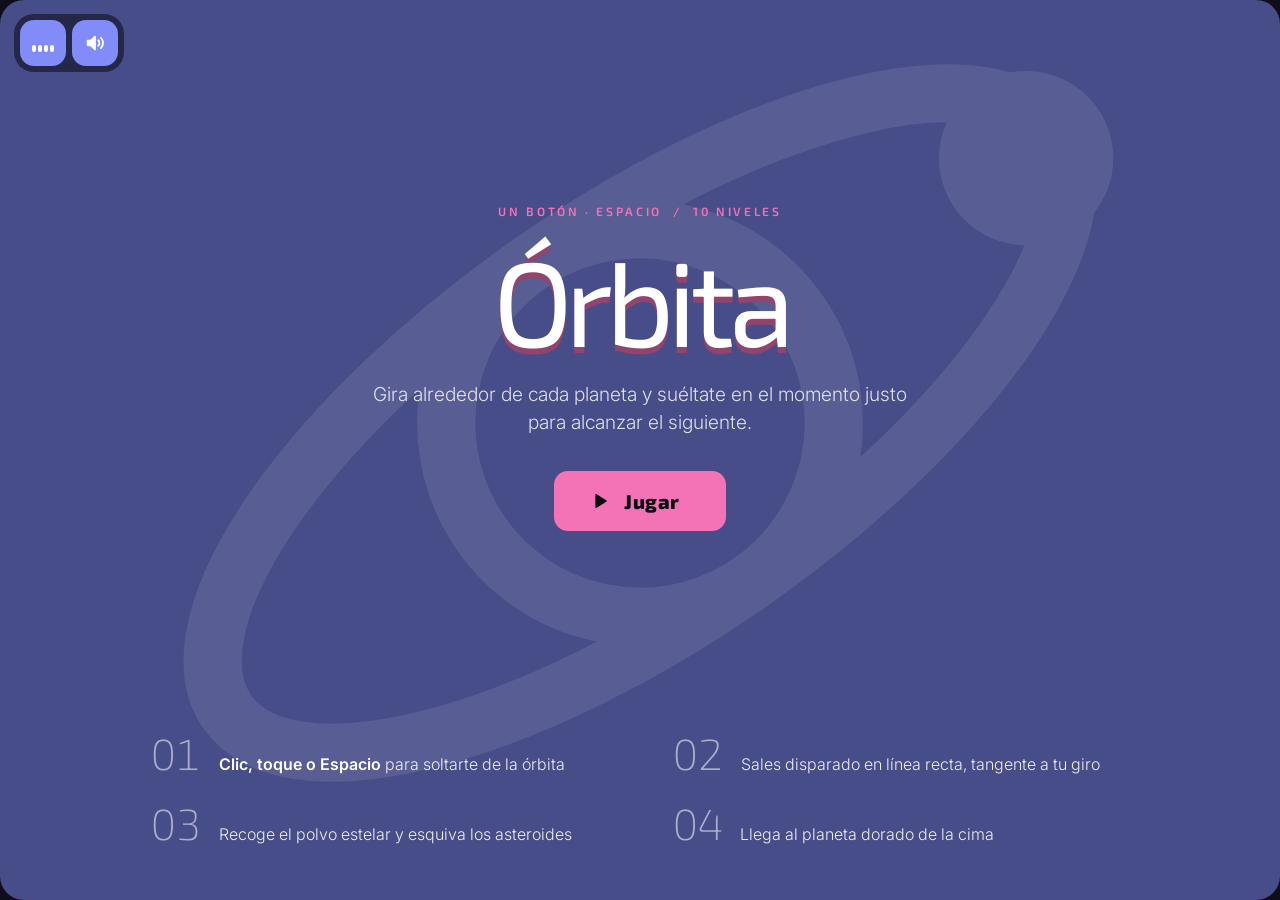
<file: games/orbita.html>
<!doctype html>
<html lang="es"><head><meta charset="utf-8"><meta name="viewport" content="width=device-width,initial-scale=1"><title>Órbita</title>
<link rel="preconnect" href="https://fonts.googleapis.com"><link href="https://fonts.googleapis.com/css2?family=Inter:wght@200;300;400;600;700;800&display=swap" rel="stylesheet">
<link rel="stylesheet" href="../shared/style.css"><link rel="stylesheet" href="../shared/game-themes.css"></head>
<body><div id="app"></div>
<script src="../shared/audio.js"></script><script src="../shared/engine.js"></script>
<script>
'use strict';
const W = 540, H = 900, NL = 10;
const P = new Engine.Particles();
let S = null;
const G = Engine.create({
  id: 'orbita', title: 'Órbita', genre: 'Un botón · espacio', accent: '#8b7bff', bg: '#0d0e1a', dark: true,
  display: { font: 'Orbitron', query: 'Orbitron:wght@900', weight: 900, scale: 0.78, levels: 'Fijar Rumbo' },
  glyph: '<svg viewBox="0 0 64 64" fill="none" stroke="currentColor" stroke-width="3"><circle cx="32" cy="32" r="10"/><ellipse cx="32" cy="32" rx="26" ry="10" transform="rotate(-25 32 32)"/><circle cx="54" cy="22" r="3" fill="currentColor"/></svg>',
  tagline: 'Gira alrededor de cada planeta y suéltate en el momento justo para alcanzar el siguiente.',
  help: ['<b>Clic, toque o Espacio</b> para soltarte de la órbita', 'Sales disparado en línea recta, tangente a tu giro', 'Recoge el polvo estelar y esquiva los asteroides', 'Llega al planeta dorado de la cima'],
  levels: NL, maxScale: 1.1,
  song: { bpm: 68, root: 50, scale: 'lyd', prog: [0, 4, 1, 5], padInst: 'strings', arpInst: 'kalimba', arp: 'x.......x...x...', arpOct: 4, leadInst: 'warm', leadOct: 4, leadDensity: .25, kick: '', hat: '', bass: 'x...............', bassInst: 'bassWarm', bassLen: 14, seed: 211 },
  intensity: () => 1,
  onLevel: load,
  onReady(g) {
    g.canvas(W, H); g.loop(update, render);
    g.cv.addEventListener('pointerdown', release);
    addEventListener('keydown', e => { if (e.code === 'Space' || e.code === 'ArrowUp') release(); });
  }
});

function load(n) {
  const r = Engine.rng(n * 977 + 3);
  const planets = [];
  let y = H - 170;
  const count = 5 + n * 2;
  for (let i = 0; i < count; i++) {
    const goal = i === count - 1;
    const rad = goal ? 34 : 22 + r() * 22;
    const x = 100 + r() * (W - 200);
    const moving = !goal && i > 0 && n >= 3 && r() < .2 + n * .05;
    planets.push({ x, bx: x, y, r: rad, orb: rad + 30, spin: (1.5 + n * .1 + r() * .5) * (i % 2 ? -1 : 1), amp: moving ? 50 + r() * 70 : 0, ph: r() * 6, sp: .6 + r() * .6, goal, hue: (i * 47 + n * 30) % 360 });
    if (i < count - 1) y -= 230 + r() * 60 + n * 4;
  }
  const dust = [];
  for (let i = 0; i < count - 1; i++) {
    const a = planets[i], b = planets[i + 1];
    const k = 2 + (r() < .4 ? 1 : 0);
    for (let j = 1; j <= k; j++) { const t = j / (k + 1); dust.push({ x: a.bx + (b.bx - a.bx) * t + (r() - .5) * 40, y: a.y + (b.y - a.y) * t, got: false }); }
  }
  const rocks = [];
  if (n >= 4) for (let i = 1; i < count - 1; i += Math.max(1, 4 - Math.floor(n / 3))) {
    const a = planets[i], b = planets[i + 1];
    rocks.push({ x: r() * W, y: (a.y + b.y) / 2 + (r() - .5) * 40, vx: (80 + r() * 60 + n * 8) * (r() < .5 ? -1 : 1), r: 12 + r() * 8, rot: 0 });
  }
  S = { n, planets, dust, rocks, lives: 3, got: 0, cam: 0, t: 0, combo: 0, trail: [], stars: makeStars(r) };
  attach(0, -Math.PI / 2, 1);
  S.cam = S.p.y - H * .7;
  P.clear(); hud();
}
function makeStars(r) { const a = []; for (let i = 0; i < 120; i++) a.push({ x: r() * W, y: r() * H * 1.6, s: r() * 1.6 + .3, d: .2 + r() * .5 }); return a; }
function hud() { G.hud({ Nivel: `${S.n}/${NL}`, Polvo: `${S.got}/${S.dust.length}`, Vidas: '●'.repeat(S.lives) + '○'.repeat(3 - S.lives) }); }
function attach(i, ang, dir) {
  const pl = S.planets[i];
  S.mode = 'orbit'; S.pi = i; S.ang = ang; S.dir = dir; S.safe = i;
  S.p = { x: pl.x + Math.cos(ang) * pl.orb, y: pl.y + Math.sin(ang) * pl.orb };
}
function release() {
  if (!S || !G.playing || G.paused || S.mode !== 'orbit') return;
  const pl = S.planets[S.pi], sp = 430 + S.n * 12;
  const tx = -Math.sin(S.ang) * S.dir, ty = Math.cos(S.ang) * S.dir;
  S.v = { x: tx * sp + (pl.vx || 0), y: ty * sp };
  S.mode = 'fly'; S.from = S.pi; S.flyT = 0;
  G.sfx('whoosh', { pan: G.pan(S.p.x) });
}
function crash(msg) {
  S.lives--; S.combo = 0; hud();
  G.sfx('explosion', { pan: G.pan(S.p.x), vol: .7 });
  P.burst(S.p.x, S.p.y, 30, { color: ['#ff6b8b', '#ffd36b', '#ffffff'], speed: 260 });
  if (S.lives <= 0) { G.lose(msg, [['Polvo estelar', `${S.got}/${S.dust.length}`]]); return; }
  const pl = S.planets[S.safe];
  attach(S.safe, -Math.PI / 2, Math.sign(pl.spin) || 1);
}
function update(dt) {
  S.t += dt;
  for (const pl of S.planets) { pl.x = pl.bx + Math.sin(S.t * pl.sp + pl.ph) * pl.amp; pl.vx = Math.cos(S.t * pl.sp + pl.ph) * pl.amp * pl.sp; }
  for (const k of S.rocks) { k.x += k.vx * dt; k.rot += dt; if (k.x < -40) k.x = W + 40; if (k.x > W + 40) k.x = -40; }
  if (S.mode === 'orbit') {
    const pl = S.planets[S.pi];
    S.ang += Math.abs(pl.spin) * S.dir * dt;
    S.p.x = pl.x + Math.cos(S.ang) * pl.orb; S.p.y = pl.y + Math.sin(S.ang) * pl.orb;
  } else {
    S.flyT += dt;
    S.p.x += S.v.x * dt; S.p.y += S.v.y * dt;
    for (let i = 0; i < S.planets.length; i++) {
      if (i === S.from && S.flyT < .35) continue;
      const pl = S.planets[i], dx = S.p.x - pl.x, dy = S.p.y - pl.y, d = Math.hypot(dx, dy);
      if (d < pl.r + 4) { crash('Te estrellaste'); return; }
      if (d < pl.orb + 4) {
        const cross = dx * S.v.y - dy * S.v.x;
        attach(i, Math.atan2(dy, dx), cross >= 0 ? 1 : -1);
        if (i !== S.from) S.combo++;
        G.sfx('chime', { pitch: 1 + Math.min(S.combo, 8) * .06, pan: G.pan(pl.x) });
        P.burst(S.p.x, S.p.y, 14, { color: `hsl(${pl.hue},90%,75%)`, speed: 150, life: .5 });
        if (pl.goal) {
          const ratio = S.got / S.dust.length;
          const stars = 1 + (ratio >= .5 ? 1 : 0) + (ratio >= .85 && S.lives === 3 ? 1 : 0);
          G.win(stars, [['Polvo estelar', `${S.got}/${S.dust.length}`], ['Vidas', S.lives], ['Tiempo', S.t.toFixed(1) + ' s']], Math.round(ratio * 1000 + S.lives * 100));
          return;
        }
        G.music.setIntensity(i > S.planets.length / 2 ? 2 : 1);
        break;
      }
    }
    if (S.mode === 'fly' && (S.p.x < -30 || S.p.x > W + 30 || S.p.y > S.cam + H + 40 || S.p.y < S.cam - 60 || S.flyT > 4)) { crash('Te perdiste en el vacío'); return; }
  }
  for (const k of S.rocks) if (Math.hypot(k.x - S.p.x, k.y - S.p.y) < k.r + 7) { crash('Impacto de asteroide'); return; }
  for (const d of S.dust) if (!d.got && Math.hypot(d.x - S.p.x, d.y - S.p.y) < 20) {
    d.got = true; S.got++; hud();
    G.sfx('pickup', { pitch: 1 + (S.got % 5) * .08, pan: G.pan(d.x), vol: .8 });
    P.burst(d.x, d.y, 8, { color: '#ffe89b', speed: 90, life: .4, size: 3 });
  }
  S.trail.push([S.p.x, S.p.y]); if (S.trail.length > 26) S.trail.shift();
  const target = Math.min(S.cam, S.p.y - H * .62);
  S.cam += (target - S.cam) * Math.min(1, dt * 4);
  P.update(dt);
}
function render() {
  const c = G.ctx; if (!c || !S) return;
  const t = performance.now() / 1000;
  c.fillStyle = '#0d0e1a'; c.fillRect(0, 0, W, H);
  for (const s of S.stars) { const y = ((s.y - S.cam * s.d) % (H * 1.6) + H * 1.6) % (H * 1.6) - H * .3; c.fillStyle = `rgba(255,255,255,${.25 + s.d})`; c.fillRect(s.x, y, s.s, s.s); }
  c.save(); c.translate(0, -S.cam);
  for (const d of S.dust) if (!d.got) { const p = 3 + Math.sin(t * 5 + d.x) * 1.2; c.fillStyle = 'rgba(255,232,155,.25)'; c.beginPath(); c.arc(d.x, d.y, p * 3, 0, 6.283); c.fill(); c.fillStyle = '#ffe89b'; c.beginPath(); c.arc(d.x, d.y, p, 0, 6.283); c.fill(); }
  for (const pl of S.planets) {
    c.strokeStyle = pl.goal ? 'rgba(255,214,107,.45)' : 'rgba(255,255,255,.12)'; c.lineWidth = 1.5; c.setLineDash([4, 8]);
    c.beginPath(); c.arc(pl.x, pl.y, pl.orb, 0, 6.283); c.stroke(); c.setLineDash([]);
    if (pl.goal) { c.fillStyle = 'rgba(255,214,107,.15)'; c.beginPath(); c.arc(pl.x, pl.y, pl.r * 2.2 + Math.sin(t * 3) * 4, 0, 6.283); c.fill(); }
    const g = c.createRadialGradient(pl.x - pl.r * .4, pl.y - pl.r * .4, pl.r * .1, pl.x, pl.y, pl.r);
    g.addColorStop(0, pl.goal ? '#fff2c2' : `hsl(${pl.hue},70%,72%)`); g.addColorStop(1, pl.goal ? '#e0a020' : `hsl(${pl.hue},55%,42%)`);
    c.fillStyle = g; c.beginPath(); c.arc(pl.x, pl.y, pl.r, 0, 6.283); c.fill();
    if (pl.amp) { c.strokeStyle = 'rgba(255,255,255,.08)'; c.beginPath(); c.moveTo(pl.bx - pl.amp, pl.y); c.lineTo(pl.bx + pl.amp, pl.y); c.stroke(); }
  }
  for (const k of S.rocks) {
    c.save(); c.translate(k.x, k.y); c.rotate(k.rot); c.fillStyle = '#6a6577'; c.beginPath();
    for (let i = 0; i < 7; i++) { const a = i / 7 * 6.283, rr = k.r * (.75 + ((i * 37) % 10) / 30); c.lineTo(Math.cos(a) * rr, Math.sin(a) * rr); }
    c.closePath(); c.fill(); c.restore();
  }
  c.lineCap = 'round';
  for (let i = 1; i < S.trail.length; i++) { c.strokeStyle = `rgba(160,150,255,${i / S.trail.length * .6})`; c.lineWidth = i / S.trail.length * 6; c.beginPath(); c.moveTo(...S.trail[i - 1]); c.lineTo(...S.trail[i]); c.stroke(); }
  if (S.mode === 'orbit' && G.playing) {
    const tx = -Math.sin(S.ang) * S.dir, ty = Math.cos(S.ang) * S.dir;
    c.strokeStyle = 'rgba(255,255,255,.35)'; c.lineWidth = 2; c.setLineDash([3, 7]);
    c.beginPath(); c.moveTo(S.p.x, S.p.y); c.lineTo(S.p.x + tx * 120, S.p.y + ty * 120); c.stroke(); c.setLineDash([]);
  }
  c.fillStyle = 'rgba(180,170,255,.3)'; c.beginPath(); c.arc(S.p.x, S.p.y, 14, 0, 6.283); c.fill();
  c.fillStyle = '#ffffff'; c.beginPath(); c.arc(S.p.x, S.p.y, 7, 0, 6.283); c.fill();
  P.draw(c);
  c.restore();
}
</script></body></html>
</file>
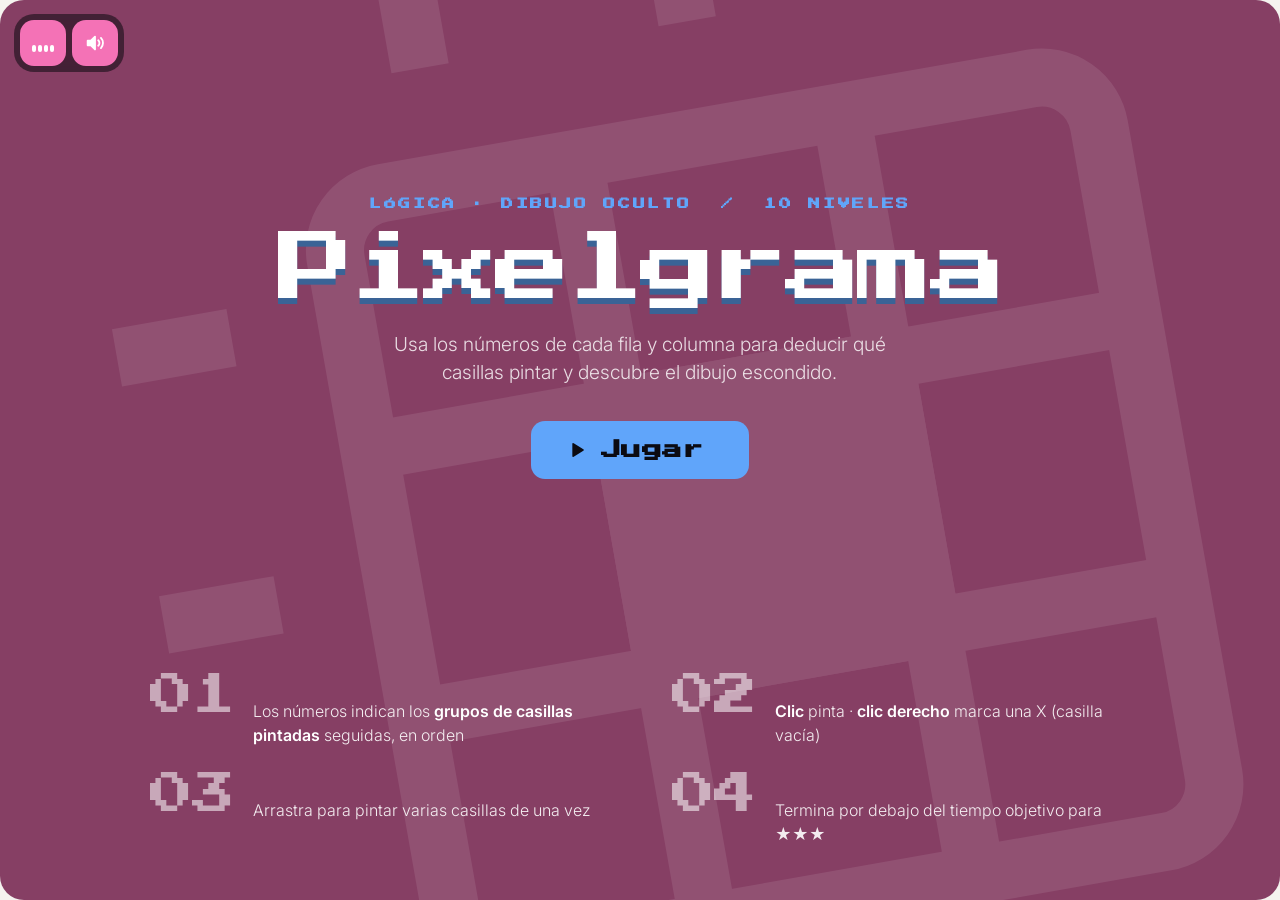
<file: games/pixelgrama.html>
<!doctype html>
<html lang="es"><head><meta charset="utf-8"><meta name="viewport" content="width=device-width,initial-scale=1"><title>Pixelgrama</title>
<link rel="preconnect" href="https://fonts.googleapis.com"><link href="https://fonts.googleapis.com/css2?family=Inter:wght@200;300;400;600;700;800&display=swap" rel="stylesheet">
<link rel="stylesheet" href="../shared/style.css"><link rel="stylesheet" href="../shared/game-themes.css">
<style>.mode{display:flex;gap:4px;background:rgba(0,0,0,.05);border-radius:999px;padding:4px}.mode button{border:0;background:transparent;padding:8px 16px;border-radius:999px;font-weight:600;cursor:pointer}.mode button.on{background:#141414;color:#fff}</style>
</head>
<body><div id="app"></div>
<script src="../shared/audio.js"></script><script src="../shared/engine.js"></script>
<script>
'use strict';
const PICS = [
  { name: 'Corazón', col: '#e5484d', rows: ['.#.#.', '#####', '#####', '.###.', '..#..'] },
  { name: 'Casa', col: '#d98b3a', rows: ['..#..', '.###.', '#####', '.#.#.', '.#.#.'] },
  { name: 'Sonrisa', col: '#e0b020', rows: ['.####.', '#.##.#', '######', '#.##.#', '##..##', '.####.'] },
  { name: 'Árbol', col: '#3c9a5f', rows: ['...#...', '..###..', '.#####.', '..###..', '.#####.', '#######', '...#...'] },
  { name: 'Gato', col: '#7a5cc4', rows: ['#......#', '##....##', '########', '#.#..#.#', '########', '##.##.##', '.######.', '..####..'] },
  { name: 'Velero', col: '#2f6df6', rows: ['...#....', '...##...', '...###..', '...####.', '...#....', '########', '.######.', '..####..'] },
  { name: 'Seta', col: '#d94b4b', rows: ['...####...', '..######..', '.##.##.##.', '##########', '#.######.#', '##########', '...#..#...', '...####...', '...####...', '..######..'] },
  { name: 'Nota musical', col: '#141414', rows: ['....######', '....######', '....#....#', '....#....#', '....#....#', '....#....#', '..###..###', '.####.####', '.####.####', '..##...##.'] },
  { name: 'Pez', col: '#1fa2b8', rows: ['..........', '...##.....', '..####...#', '.######.##', '##.#######', '##########', '.######.##', '..####...#', '...##.....', '..........'] },
  { name: 'Cohete', col: '#e05a47', rows: ['....##....', '...####...', '...####...', '..##..##..', '..##..##..', '..######..', '..######..', '.########.', '##.####.##', '#..#..#..#'] }
];
const P = new Engine.Particles();
let S = null, modeEl;
const later = (fn, ms) => { const my = S; setTimeout(() => { if (S === my) fn(); }, ms); };
const runs = arr => { const r = []; let c = 0; for (const v of arr) { if (v === 1) c++; else if (c) { r.push(c); c = 0; } } if (c) r.push(c); return r.length ? r : [0]; };
const same = (a, b) => a.length === b.length && a.every((v, i) => v === b[i]);
const G = Engine.create({
  id: 'pixelgrama', title: 'Pixelgrama', genre: 'Lógica · dibujo oculto', accent: '#141414', bg: '#f5f3ef',
  display: { font: 'Press Start 2P', query: 'Press+Start+2P', weight: 400, scale: 0.5, levels: 'Lienzo Oculto' },
  glyph: '<svg viewBox="0 0 64 64" fill="none" stroke="currentColor" stroke-width="3"><rect x="18" y="18" width="40" height="40" rx="3"/><path d="M18 31h40M18 45h40M31 18v40M45 18v40"/><rect x="31" y="31" width="14" height="14" fill="currentColor"/><path d="M6 24h6M6 38h6M24 6v6M38 6v6"/></svg>',
  tagline: 'Usa los números de cada fila y columna para deducir qué casillas pintar y descubre el dibujo escondido.',
  help: ['Los números indican los <b>grupos de casillas pintadas</b> seguidas, en orden', '<b>Clic</b> pinta · <b>clic derecho</b> marca una X (casilla vacía)', 'Arrastra para pintar varias casillas de una vez', 'Termina por debajo del tiempo objetivo para ★★★'],
  levels: PICS.length, maxScale: 1.4,
  song: { bpm: 64, root: 60, scale: 'major', prog: [0, 5, 3, 4], padInst: 'strings', arpInst: 'epiano', arp: 'x...x...x...x...', arpOct: 4, leadInst: 'kalimba', leadOct: 5, leadDensity: .25, leadAlways: true, kick: '', snare: '', hat: '', bass: 'x.......x.......', bassLen: 7, seed: 257 },
  intensity: () => 1,
  onLevel: load,
  onReady(g) {
    modeEl = document.createElement('div'); modeEl.className = 'mode';
    modeEl.innerHTML = '<button class="on" data-m="1">■ Pintar</button><button data-m="2">✕ Marcar</button>';
    modeEl.onclick = e => { const b = e.target.closest('button'); if (!b) return; S && (S.mode = +b.dataset.m); [...modeEl.children].forEach(x => x.classList.toggle('on', x === b)); G.sfx('click'); };
    g.stage.append(modeEl);
    g.loop(update, render);
    addEventListener('contextmenu', e => { if (e.target === g.cv) e.preventDefault(); });
    addEventListener('pointerdown', e => { if (e.target === g.cv) down(e); });
    addEventListener('pointermove', move);
    addEventListener('pointerup', () => { if (S) S.paint = null; });
  }
});
function load(n) {
  const pic = PICS[n - 1], N = pic.rows.length;
  const sol = pic.rows.map(r => [...r].map(ch => ch === '#' ? 1 : 0));
  const rc = sol.map(r => runs(r)), cc = sol[0].map((_, x) => runs(sol.map(r => r[x])));
  const cell = N <= 5 ? 64 : N <= 7 ? 54 : N <= 8 ? 48 : 42;
  const cw = Math.max(...rc.map(r => r.length)) * 20 + 22, ch = Math.max(...cc.map(c => c.length)) * 22 + 18;
  S = { n, pic, N, sol, rc, cc, cell, cw, ch, grid: sol.map(r => r.map(() => 0)), mode: S ? S.mode : 1, paint: null, t: 0, done: false, reveal: 0, rowOk: [], colOk: [], par: N * N * 1.1 + 15 };
  G.canvas(cw + N * cell + 24, ch + N * cell + 24);
  check(true); hud();
}
function hud() { G.hud({ Nivel: `${S.n}/${PICS.length}`, Tamaño: `${S.N}×${S.N}`, Tiempo: Math.floor(S.t) + ' s', Objetivo: Math.round(S.par) + ' s' }); }
function cellAt(e) { const p = G.pos(e); const x = Math.floor((p.x - S.cw) / S.cell), y = Math.floor((p.y - S.ch) / S.cell); return x >= 0 && y >= 0 && x < S.N && y < S.N ? [x, y] : null; }
function down(e) {
  if (!S || S.done || !G.playing || G.paused) return;
  const c = cellAt(e); if (!c) return;
  const kind = e.button === 2 ? 2 : S.mode;
  const cur = S.grid[c[1]][c[0]];
  S.paint = { kind, value: cur === kind ? 0 : kind, start: c, axis: null };
  apply(c);
}
function move(e) {
  if (!S || !S.paint) return;
  const c = cellAt(e); if (!c) return;
  const p = S.paint;
  if (!p.axis && (c[0] !== p.start[0] || c[1] !== p.start[1])) p.axis = c[0] !== p.start[0] ? 'x' : 'y';
  if (p.axis === 'x') c[1] = p.start[1]; else if (p.axis === 'y') c[0] = p.start[0];
  apply(c);
}
function apply([x, y]) {
  const p = S.paint; if (S.grid[y][x] === p.value) return;
  if (p.value !== 0 && S.grid[y][x] !== 0 && S.grid[y][x] !== p.kind) return;
  S.grid[y][x] = p.value;
  if (p.value === 1) G.sfx('wood', { pitch: 1 + (S.N - y) * .04, pan: G.pan(S.cw + x * S.cell) });
  else if (p.value === 2) G.sfx('tick', { pitch: 1.2 });
  else G.sfx('click', { pitch: .8 });
  check(false);
}
function check(init) {
  const fill = r => r.map(v => v === 1 ? 1 : 0);
  let all = true;
  for (let y = 0; y < S.N; y++) {
    const ok = same(runs(fill(S.grid[y])), S.rc[y]);
    if (ok && !S.rowOk[y] && !init) { G.sfx('chime', { pitch: 1 + y * .03 }); }
    S.rowOk[y] = ok; all = all && ok;
  }
  for (let x = 0; x < S.N; x++) {
    const ok = same(runs(fill(S.grid.map(r => r[x]))), S.cc[x]);
    if (ok && !S.colOk[x] && !init) { G.sfx('chime', { pitch: 1.2 + x * .03 }); }
    S.colOk[x] = ok; all = all && ok;
  }
  if (all && !init && !S.done) {
    S.done = true; S.paint = null;
    G.sfx('sparkle'); G.music.setIntensity(2);
    const stars = S.t <= S.par ? 3 : S.t <= S.par * 1.8 ? 2 : 1;
    later(() => G.win(stars, [['Dibujo', S.pic.name], ['Tiempo', S.t.toFixed(0) + ' s'], ['Objetivo', Math.round(S.par) + ' s']], Math.max(0, Math.round(S.par * 3 - S.t))), 1300);
  }
}
function update(dt) {
  if (!S.done) { const p = Math.floor(S.t); S.t += dt; if (Math.floor(S.t) !== p) hud(); }
  else S.reveal = Math.min(1, S.reveal + dt * 1.5);
  P.update(dt);
}
function render() {
  const c = G.ctx; if (!c || !S) return;
  const { N, cell, cw, ch } = S, W = G.cv.width, H = G.cv.height;
  c.fillStyle = '#f5f3ef'; c.fillRect(0, 0, W, H);
  c.fillStyle = '#ffffff'; c.beginPath(); c.roundRect(cw - 6, ch - 6, N * cell + 12, N * cell + 12, 10); c.fill();
  c.font = '600 15px Inter, sans-serif'; c.textAlign = 'center'; c.textBaseline = 'middle';
  S.rc.forEach((r, y) => r.forEach((v, i) => { c.fillStyle = S.rowOk[y] ? 'rgba(0,0,0,.25)' : '#141414'; c.fillText(v, cw - 14 - (r.length - 1 - i) * 20, ch + y * cell + cell / 2); }));
  S.cc.forEach((col, x) => col.forEach((v, i) => { c.fillStyle = S.colOk[x] ? 'rgba(0,0,0,.25)' : '#141414'; c.fillText(v, cw + x * cell + cell / 2, ch - 14 - (col.length - 1 - i) * 22); }));
  c.textBaseline = 'alphabetic';
  for (let y = 0; y < N; y++) for (let x = 0; x < N; x++) {
    const v = S.grid[y][x], px = cw + x * cell, py = ch + y * cell;
    if (v === 1) { c.fillStyle = S.done ? mix(S.reveal) : '#141414'; c.beginPath(); c.roundRect(px + 2, py + 2, cell - 4, cell - 4, 5); c.fill(); }
    else if (v === 2 && !S.done) { c.strokeStyle = 'rgba(0,0,0,.3)'; c.lineWidth = 2; const m = cell * .32; c.beginPath(); c.moveTo(px + m, py + m); c.lineTo(px + cell - m, py + cell - m); c.moveTo(px + cell - m, py + m); c.lineTo(px + m, py + cell - m); c.stroke(); }
  }
  if (!S.done) {
    for (let i = 0; i <= N; i++) {
      c.strokeStyle = i % 5 === 0 ? 'rgba(0,0,0,.35)' : 'rgba(0,0,0,.1)'; c.lineWidth = i % 5 === 0 ? 1.5 : 1;
      c.beginPath(); c.moveTo(cw + i * cell, ch); c.lineTo(cw + i * cell, ch + N * cell); c.moveTo(cw, ch + i * cell); c.lineTo(cw + N * cell, ch + i * cell); c.stroke();
    }
  } else {
    c.fillStyle = `rgba(20,20,20,${S.reveal})`; c.font = '700 18px Inter, sans-serif'; c.textAlign = 'left'; c.fillText(S.pic.name, 14, 28);
  }
  P.draw(c);
}
function mix(k) {
  const h = S.pic.col.slice(1), a = [20, 20, 20], b = [0, 2, 4].map(i => parseInt(h.slice(i, i + 2), 16));
  return `rgb(${a.map((v, i) => Math.round(v + (b[i] - v) * k)).join(',')})`;
}
</script></body></html>
</file>
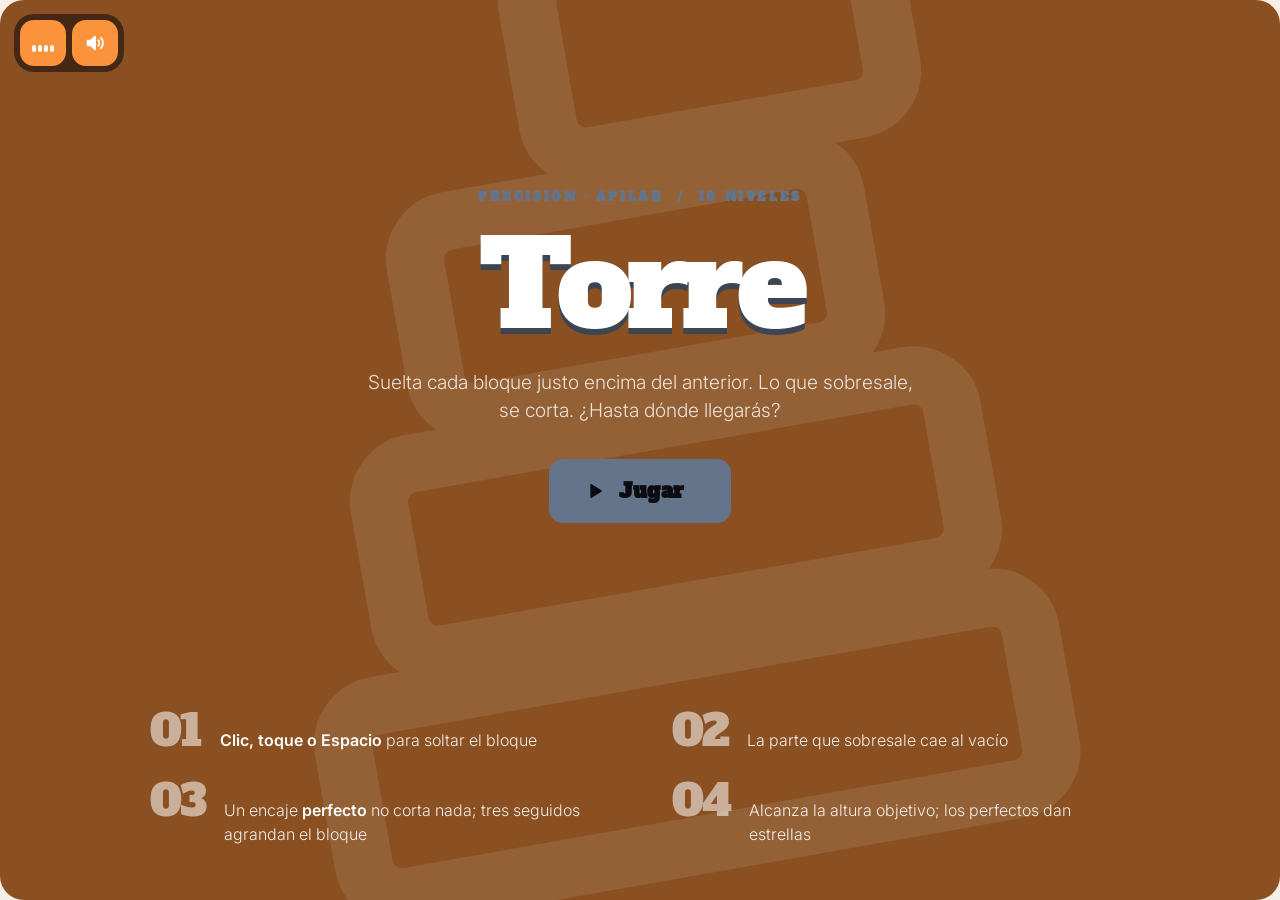
<file: games/torre.html>
<!doctype html>
<html lang="es"><head><meta charset="utf-8"><meta name="viewport" content="width=device-width,initial-scale=1"><title>Torre</title>
<link rel="preconnect" href="https://fonts.googleapis.com"><link href="https://fonts.googleapis.com/css2?family=Inter:wght@200;300;400;600;700;800&display=swap" rel="stylesheet">
<link rel="stylesheet" href="../shared/style.css"><link rel="stylesheet" href="../shared/game-themes.css"></head>
<body><div id="app"></div>
<script src="../shared/audio.js"></script><script src="../shared/engine.js"></script>
<script>
'use strict';
const W = 540, H = 900, BH = 34, NL = 10;
const P = new Engine.Particles();
let S = null;
const later = (fn, ms) => { const my = S; setTimeout(() => { if (S === my) fn(); }, ms); };
const G = Engine.create({
  id: 'torre', title: 'Torre', genre: 'Precisión · apilar', accent: '#ff7a59', bg: '#f6efe7',
  display: { font: 'Bungee', query: 'Bungee', weight: 400, scale: 0.78, levels: 'Hasta el Cielo' },
  glyph: '<svg viewBox="0 0 64 64" fill="none" stroke="currentColor" stroke-width="3"><rect x="14" y="44" width="36" height="10" rx="2"/><rect x="18" y="32" width="30" height="10" rx="2"/><rect x="22" y="20" width="22" height="10" rx="2"/><rect x="30" y="8" width="18" height="10" rx="2"/></svg>',
  tagline: 'Suelta cada bloque justo encima del anterior. Lo que sobresale, se corta. ¿Hasta dónde llegarás?',
  help: ['<b>Clic, toque o Espacio</b> para soltar el bloque', 'La parte que sobresale cae al vacío', 'Un encaje <b>perfecto</b> no corta nada; tres seguidos agrandan el bloque', 'Alcanza la altura objetivo; los perfectos dan estrellas'],
  levels: NL, maxScale: 1.1,
  song: { bpm: 98, root: 53, scale: 'major', prog: [0, 5, 3, 4], padInst: 'strings', arpInst: 'epiano', arp: 'x...x.x...x.x...', arpOct: 4, leadInst: 'kalimba', leadOct: 5, leadDensity: .35, kick: 'x.......x.......', snare: '....x.......x...', hat: '..x...x...x...x.', shaker: true, bass: 'x.....x.x.......', bassLen: 3, seed: 223 },
  intensity: () => 1,
  onLevel: load,
  onReady(g) {
    g.canvas(W, H); g.loop(update, render);
    g.cv.addEventListener('pointerdown', drop);
    addEventListener('keydown', e => { if (e.code === 'Space' || e.code === 'ArrowDown') drop(); });
  }
});

function load(n) {
  const baseW = n >= 7 ? 220 : 260;
  S = { n, target: 8 + n * 3, speed: 210 + n * 24, stack: [{ x: (W - baseW) / 2, w: baseW, y: 0 }], cur: null, debris: [], cam: 0, combo: 0, perfects: 0, t: 0, flash: 0, over: false };
  spawn();
  P.clear(); hud();
}
function hud() { G.hud({ Nivel: `${S.n}/${NL}`, Altura: `${S.stack.length - 1}/${S.target}`, Perfectos: S.perfects }); }
function spawn() {
  const top = S.stack[S.stack.length - 1], i = S.stack.length;
  const fromLeft = i % 2 === 1;
  S.cur = { x: fromLeft ? -top.w : W, w: top.w, y: top.y + 1, dir: fromLeft ? 1 : -1, t: 0 };
}
const blockY = level => H - 120 - level * BH;
function drop() {
  if (!S || !G.playing || G.paused || !S.cur || S.over) return;
  const cur = S.cur, top = S.stack[S.stack.length - 1];
  const L = Math.max(cur.x, top.x), R = Math.min(cur.x + cur.w, top.x + top.w);
  const level = S.stack.length, sy = blockY(level);
  if (R - L <= 0) {
    S.debris.push({ x: cur.x, y: sy, w: cur.w, vy: 0, vx: cur.dir * 60, rot: 0, vr: cur.dir * 2, hue: hue(level) });
    S.cur = null; S.over = true;
    G.sfx('thud', { pitch: .7 }); G.sfx('whoosh', { pitch: .6 });
    later(() => G.lose('La torre se detuvo', [['Altura', `${S.stack.length - 1}/${S.target}`], ['Perfectos', S.perfects]]), 900);
    return;
  }
  let nx = L, nw = R - L;
  if (Math.abs(cur.x - top.x) < 6) {
    nx = top.x; nw = top.w; S.combo++; S.perfects++;
    if (S.combo >= 3) { const g = Math.min(16, 300 - nw); nx -= g / 2; nw += g; }
    S.flash = .35;
    G.sfx('combo', { pitch: 1 + Math.min(S.combo, 10) * .06, pan: G.pan(nx + nw / 2) });
    P.burst(nx + nw / 2, sy + BH / 2, 22, { color: ['#ffffff', hue(level, 70)], speed: 240, life: .5, shape: 'square', size: 5 });
    if (S.combo >= 2) P.text(nx + nw / 2, sy - 10, `¡Perfecto x${S.combo}!`, { color: '#ff7a59', size: 22 });
  } else {
    S.combo = 0;
    const cutX = cur.x < top.x ? cur.x : R, cutW = cur.w - nw;
    S.debris.push({ x: cutX, y: sy, w: cutW, vy: 0, vx: (cur.x < top.x ? -1 : 1) * 70, rot: 0, vr: (cur.x < top.x ? -1 : 1) * (1 + Math.random() * 2), hue: hue(level) });
    G.sfx('snap', { pan: G.pan(cutX + cutW / 2) });
    G.sfx('thud', { pitch: .9 + Math.random() * .2, pan: G.pan(nx + nw / 2) });
  }
  S.stack.push({ x: nx, w: nw, y: level, drop: .18 });
  S.cur = null; hud();
  const h = S.stack.length - 1;
  G.music.setIntensity(h >= S.target * .6 ? 2 : 1);
  if (h >= S.target) {
    S.over = true;
    const ratio = S.perfects / S.target;
    const stars = ratio >= .45 ? 3 : ratio >= .2 ? 2 : 1;
    later(() => G.win(stars, [['Altura', h], ['Perfectos', `${S.perfects}/${S.target}`], ['Mejor combo', S.combo]], h * 10 + S.perfects * 50), 500);
    return;
  }
  later(() => { if (!S.over) spawn(); }, 120);
}
const hue = (l, light = 62) => `hsl(${(20 + l * 13) % 360},72%,${light}%)`;
function update(dt) {
  S.t += dt; S.flash = Math.max(0, S.flash - dt);
  const cur = S.cur;
  if (cur) {
    cur.t += dt;
    let sp = S.speed;
    if (S.n >= 4) sp *= 1 + .45 * Math.sin(cur.t * 2.4);
    cur.x += cur.dir * sp * dt;
    if (cur.x > W - cur.w + 40 && cur.dir > 0) cur.dir = -1;
    if (cur.x < -40 && cur.dir < 0) cur.dir = 1;
  }
  for (const s of S.stack) if (s.drop) s.drop = Math.max(0, s.drop - dt);
  for (const d of S.debris) { d.vy += 1600 * dt; d.y += d.vy * dt; d.x += d.vx * dt; d.rot += d.vr * dt; }
  S.debris = S.debris.filter(d => d.y < H + 400 - S.cam);
  const topY = blockY(S.stack.length);
  const want = Math.min(0, topY - H * .38);
  S.cam += (want - S.cam) * Math.min(1, dt * 5);
  P.update(dt);
}
function block(c, x, y, w, col, side) {
  c.fillStyle = side; c.fillRect(x, y + BH - 8, w, 8);
  c.fillStyle = col; c.fillRect(x, y, w, BH - 8);
  c.fillStyle = 'rgba(255,255,255,.35)'; c.fillRect(x, y, w, 3);
}
function render() {
  const c = G.ctx; if (!c || !S) return;
  const h = S.stack.length, k = Math.min(1, h / 40);
  c.fillStyle = `hsl(${30 - k * 220},${45 - k * 20}%,${94 - k * 60}%)`; c.fillRect(0, 0, W, H);
  if (k > .5) for (let i = 0; i < 60; i++) { c.fillStyle = `rgba(255,255,255,${(k - .5) * 1.2})`; c.fillRect((i * 97) % W, (i * 151 + S.cam * .1) % H, 2, 2); }
  c.save(); c.translate(0, -S.cam);
  c.fillStyle = '#3a3330'; c.fillRect(0, blockY(0) + BH - 8, W, 400);
  S.stack.forEach((s, i) => {
    const off = s.drop ? -s.drop * 60 : 0;
    block(c, s.x, blockY(i) + off, s.w, i === 0 ? '#5b514c' : hue(i), i === 0 ? '#3a3330' : hue(i, 45));
  });
  if (S.cur) {
    const lv = S.stack.length, top = S.stack[lv - 1];
    c.strokeStyle = 'rgba(0,0,0,.12)'; c.setLineDash([5, 6]); c.strokeRect(top.x, blockY(lv), top.w, BH - 8); c.setLineDash([]);
    block(c, S.cur.x, blockY(lv), S.cur.w, hue(lv), hue(lv, 45));
  }
  for (const d of S.debris) { c.save(); c.translate(d.x + d.w / 2, d.y + BH / 2); c.rotate(d.rot); block(c, -d.w / 2, -BH / 2, d.w, d.hue, 'rgba(0,0,0,.2)'); c.restore(); }
  const ty = blockY(S.target) - 4;
  c.strokeStyle = '#ff7a59'; c.lineWidth = 2; c.setLineDash([10, 8]); c.beginPath(); c.moveTo(0, ty); c.lineTo(W, ty); c.stroke(); c.setLineDash([]);
  c.fillStyle = '#ff7a59'; c.font = '600 14px Inter, sans-serif'; c.textAlign = 'right'; c.fillText('META', W - 12, ty - 8);
  P.draw(c);
  c.restore();
  if (S.flash) { c.fillStyle = `rgba(255,255,255,${S.flash * .5})`; c.fillRect(0, 0, W, H); }
  c.fillStyle = 'rgba(0,0,0,.08)'; c.font = '700 120px Inter, sans-serif'; c.textAlign = 'center'; c.fillText(S.stack.length - 1, W / 2, 170);
}
</script></body></html>
</file>
<file: shared/style.css>
:root{--accent:#111;--gamebg:#f4f2ee;--ink:#141414;--muted:#8a877f;--line:rgba(0,0,0,.09);--card:#ffffff}
*{box-sizing:border-box}
html,body{margin:0;height:100%}
body{background:var(--gamebg);color:var(--ink);font-family:Inter,system-ui,-apple-system,'Segoe UI',sans-serif;overflow:hidden;-webkit-user-select:none;user-select:none;-webkit-tap-highlight-color:transparent}
body.dark{--ink:#f2f2f2;--muted:#8d8d96;--line:rgba(255,255,255,.1);--card:#17171c}
#app{display:flex;flex-direction:column;height:100vh;height:100dvh}
button{font:inherit;color:inherit}

.top{display:flex;align-items:center;gap:14px;padding:12px 18px;flex-wrap:wrap}
.home{width:36px;height:36px;display:grid;place-items:center;border-radius:50%;text-decoration:none;color:var(--ink);font-size:18px;border:1px solid var(--line);transition:.15s}
.home:hover{background:var(--ink);color:var(--gamebg)}
.name{font-weight:600;font-size:15px;letter-spacing:.2px;display:flex;align-items:center;gap:10px;white-space:nowrap}
.name i{width:8px;height:8px;border-radius:50%;background:var(--accent)}
.hud{display:flex;gap:22px;margin-left:auto;flex-wrap:wrap}
.stat{display:flex;flex-direction:column;line-height:1.15}
.stat span{font-size:10px;letter-spacing:1.4px;text-transform:uppercase;color:var(--muted)}
.stat b{font-size:16px;font-weight:600;font-variant-numeric:tabular-nums}
.tools{display:flex;gap:4px}
.ib{width:36px;height:36px;border:0;background:transparent;border-radius:50%;display:grid;place-items:center;cursor:pointer;color:var(--ink);padding:0;transition:.15s}
.ib:hover{background:var(--line)}
.ib svg{width:18px;height:18px}
.ib.off{opacity:.3}

.stage{flex:1;display:flex;flex-direction:column;align-items:center;justify-content:center;gap:12px;min-height:0;padding:8px 12px 16px;position:relative}
.stage canvas{display:block;border-radius:18px;touch-action:none;box-shadow:0 1px 0 var(--line),0 20px 50px rgba(0,0,0,.08)}
body.dark .stage canvas{box-shadow:0 20px 60px rgba(0,0,0,.5)}

.overlay{position:fixed;inset:0;display:grid;place-items:center;background:color-mix(in srgb,var(--gamebg) 70%,transparent);backdrop-filter:blur(10px);z-index:20;transition:opacity .25s;padding:16px}
.overlay.hidden{opacity:0;pointer-events:none}
.card{width:min(440px,100%);max-height:calc(100dvh - 32px);overflow:auto;background:var(--card);border-radius:24px;padding:30px 28px;box-shadow:0 30px 80px rgba(0,0,0,.14);text-align:center;animation:in .35s cubic-bezier(.2,1.3,.4,1)}
body.dark .card{box-shadow:0 30px 80px rgba(0,0,0,.6)}
@keyframes in{from{transform:translateY(12px) scale(.97);opacity:0}}
.card h1{font-size:34px;font-weight:700;letter-spacing:-1px;margin:4px 0 8px;line-height:1.05}
.card h2{font-size:24px;font-weight:700;letter-spacing:-.5px;margin:2px 0 16px}
.kicker{font-size:11px;letter-spacing:2px;text-transform:uppercase;color:var(--muted);margin:0}
.kicker.bad{color:#d94b4b}
.lead{color:var(--muted);line-height:1.5;margin:0 0 18px;font-size:15px}
.glyph{width:64px;height:64px;margin:0 auto 16px;color:var(--accent)}
.glyph svg{width:100%;height:100%}
.help{list-style:none;padding:0;margin:0 0 20px;text-align:left;font-size:14px;line-height:1.5}
.help li{padding:8px 0;border-top:1px solid var(--line)}
.help li:last-child{border-bottom:1px solid var(--line)}
.help b{font-weight:600}
.row{display:flex;gap:8px;justify-content:center;align-items:center;flex-wrap:wrap}
.meta{color:var(--muted);font-size:14px;margin-left:8px}
.btn{border:1px solid var(--line);background:transparent;padding:12px 22px;border-radius:999px;font-weight:600;font-size:15px;cursor:pointer;transition:.15s}
.btn:hover{border-color:var(--ink)}
.btn.primary{background:var(--ink);color:var(--card);border-color:var(--ink)}
.btn.primary:hover{opacity:.85}
.levels{display:grid;grid-template-columns:repeat(5,1fr);gap:10px;margin:0 0 20px}
.lv{aspect-ratio:1;border-radius:50%;border:1px solid var(--line);background:transparent;cursor:pointer;display:flex;flex-direction:column;align-items:center;justify-content:center;gap:1px;transition:.15s}
.lv b{font-size:18px;font-weight:600}
.lv small{font-size:10px;letter-spacing:1px;color:var(--accent)}
.lv:hover:not(.locked){background:var(--ink);color:var(--card)}
.lv.done{border-color:var(--accent)}
.lv.locked{opacity:.3;cursor:default}
.stars{display:flex;justify-content:center;gap:6px;margin:6px 0 18px}
.stars span{font-size:44px;line-height:1;color:var(--line);transform:scale(.3);animation:pop .45s cubic-bezier(.2,1.7,.4,1) forwards}
.stars span.on{color:var(--accent)}
@keyframes pop{to{transform:scale(1)}}
.stats{display:grid;grid-template-columns:1fr auto;gap:6px 16px;margin:0 0 22px;text-align:left;font-size:14px}
.stats dt{color:var(--muted)}
.stats dd{margin:0;font-weight:600;font-variant-numeric:tabular-nums}
.loading{letter-spacing:6px;color:var(--muted)}
.toast{position:fixed;left:50%;top:70px;transform:translate(-50%,-10px);background:var(--ink);color:var(--gamebg);padding:9px 18px;border-radius:999px;font-weight:600;font-size:14px;opacity:0;transition:.25s;z-index:15;pointer-events:none}
.toast.show{opacity:1;transform:translate(-50%,0)}
.touch{position:fixed;bottom:16px;left:0;right:0;display:none;justify-content:space-between;padding:0 16px;z-index:6;pointer-events:none}
.touch .grp{display:flex;gap:12px;pointer-events:auto}
.touch button{width:64px;height:64px;border-radius:50%;border:1px solid var(--line);background:color-mix(in srgb,var(--card) 70%,transparent);font-size:22px;touch-action:none}
.touch button.on{background:var(--accent);color:#fff}
@media (pointer:coarse){.touch{display:flex}}
@media (max-width:640px){.hud{gap:14px}.stat b{font-size:14px}.name{font-size:13px}.levels{grid-template-columns:repeat(4,1fr)}}

/* ============ pantallas a sangre (inicio, niveles, victoria, derrota) ============ */
.overlay{position:fixed;inset:0;z-index:20;padding:0;background:none;backdrop-filter:none;display:block;transition:opacity .3s}
.overlay .loading{position:absolute;inset:0;display:grid;place-items:center;background:var(--gamebg)}
.sheet{--deep:color-mix(in srgb,var(--accent) 80%,#000);position:absolute;inset:0;overflow-x:hidden;overflow-y:auto;background:var(--deep);color:#fff;
  display:grid;grid-template-columns:minmax(0,1.15fr) minmax(0,1fr);grid-template-areas:"head side" "foot foot";grid-template-rows:1fr auto;
  gap:clamp(24px,4vw,64px);padding:clamp(28px,5vw,72px);animation:rise .55s cubic-bezier(.2,.9,.2,1)}
.sheet.lose{--deep:#1a1519}
.sheet.lose .mega{color:color-mix(in srgb,var(--accent) 55%,#fff)}
@keyframes rise{from{transform:translateY(28px);opacity:0}}
.deco{position:absolute;right:-5vw;bottom:-10vh;width:min(60vw,700px);color:#fff;opacity:.08;pointer-events:none;transform:rotate(-10deg)}
.deco svg{width:100%;height:auto;display:block}
.head{grid-area:head;align-self:center;position:relative;z-index:1}
.side{grid-area:side;align-self:center;position:relative;z-index:1}
.foot{grid-area:foot;display:flex;align-items:center;gap:18px;flex-wrap:wrap;position:relative;z-index:1}
.eyebrow,.label{font-size:12px;font-weight:600;letter-spacing:.22em;text-transform:uppercase;opacity:.7;margin:0 0 18px;white-space:pre}
.mega{font-size:clamp(52px,9vw,148px);font-weight:800;letter-spacing:-.055em;line-height:.88;margin:0;text-wrap:balance}
.tag{font-size:clamp(16px,1.6vw,21px);line-height:1.45;opacity:.82;max-width:32ch;margin:24px 0 0}
.steps{list-style:none;margin:0;padding:0;position:relative;counter-reset:s}
.steps::before{content:'';position:absolute;left:19px;top:22px;bottom:22px;width:2px;background:repeating-linear-gradient(to bottom,rgba(255,255,255,.45) 0 6px,transparent 6px 12px)}
.steps li{position:relative;display:grid;grid-template-columns:40px 1fr;gap:18px;align-items:center;padding:12px 0}
.steps .n{position:relative;z-index:1;width:40px;height:40px;border-radius:50%;display:grid;place-items:center;background:#fff;color:var(--deep);font-size:14px;font-weight:800;letter-spacing:-.02em;box-shadow:0 0 0 6px var(--deep),0 6px 18px rgba(0,0,0,.25);font-variant-numeric:tabular-nums;transition:transform .2s}
.steps li:hover .n{transform:scale(1.12)}
.steps p{margin:0;font-size:16px;line-height:1.5;color:rgba(255,255,255,.92)}
.steps li:first-child p{font-size:18px;font-weight:600;color:#fff}
.steps b{display:inline-block;font-weight:700;font-size:13px;line-height:1.3;color:var(--deep);background:#fff;padding:3px 9px 4px;margin:0 2px;border-radius:7px;box-shadow:0 3px 0 rgba(0,0,0,.28),inset 0 -1px 0 rgba(0,0,0,.08);transform:translateY(-1px);white-space:nowrap}
.side>.label{display:flex;align-items:center;gap:12px}
.side>.label::after{content:'';flex:1;height:1px;background:rgba(255,255,255,.25)}
.play{width:84px;height:84px;flex:none;border-radius:50%;border:0;background:#fff;color:var(--deep);display:grid;place-items:center;cursor:pointer;box-shadow:0 14px 40px rgba(0,0,0,.28);transition:transform .2s}
.play:hover{transform:scale(1.07)}
.play svg{width:34px;height:34px}
.playtxt{display:flex;flex-direction:column;gap:2px}
.playtxt b{font-size:22px;font-weight:800;letter-spacing:-.02em}
.playtxt span{font-size:14px;opacity:.7}
.meter{flex:1;min-width:140px;max-width:320px;height:6px;border-radius:6px;background:rgba(255,255,255,.18);margin-left:auto;overflow:hidden}
.meter i{display:block;height:100%;background:#fff;border-radius:6px}
.pills{display:flex;gap:10px;margin-left:auto;flex-wrap:wrap}
.pill{border:0;border-radius:999px;padding:13px 22px;font-weight:700;font-size:15px;cursor:pointer;background:#fff;color:var(--deep);transition:.15s}
.pill.ghost{background:transparent;color:#fff;box-shadow:inset 0 0 0 1.5px rgba(255,255,255,.45)}
.pill.ghost:hover{background:rgba(255,255,255,.12)}
.tiles{display:grid;grid-template-columns:repeat(5,1fr);gap:10px}
.tile{aspect-ratio:1;border:0;border-radius:20px;background:rgba(255,255,255,.1);color:#fff;display:flex;flex-direction:column;justify-content:space-between;padding:14px;cursor:pointer;text-align:left;transition:.18s}
.tile .num{font-size:clamp(22px,2.6vw,34px);font-weight:800;letter-spacing:-.03em;line-height:1}
.tile .dots{display:flex;gap:5px}
.tile .dots i{width:8px;height:8px;border-radius:50%;background:rgba(255,255,255,.25)}
.tile .dots i.on{background:#fff}
.tile.done{background:rgba(255,255,255,.18)}
.tile:hover:not(.locked){background:#fff;color:var(--deep);transform:translateY(-3px)}
.tile:hover:not(.locked) .dots i{background:color-mix(in srgb,var(--deep) 25%,transparent)}
.tile:hover:not(.locked) .dots i.on{background:var(--deep)}
.tile.locked{background:transparent;box-shadow:inset 0 0 0 1.5px rgba(255,255,255,.25);opacity:.5;cursor:default}
.tile .lk svg{width:18px;height:18px}
.bigstars{display:flex;gap:12px;margin-top:30px}
.bigstars span{width:clamp(56px,7vw,92px);color:rgba(255,255,255,.18);transform:scale(.2) rotate(-35deg);animation:starpop .6s cubic-bezier(.2,1.6,.4,1) forwards}
.bigstars span.on{color:#fff;filter:drop-shadow(0 10px 22px rgba(0,0,0,.25))}
.bigstars svg{width:100%;height:auto;display:block}
@keyframes starpop{to{transform:none}}
.figures{display:grid;grid-template-columns:repeat(2,1fr);gap:10px}
.figures div{padding:18px 20px;border-radius:18px;background:rgba(255,255,255,.09)}
.figures b{display:block;font-size:clamp(26px,3vw,40px);font-weight:800;letter-spacing:-.03em;line-height:1.1}
.figures span{display:block;margin-top:6px;font-size:12px;letter-spacing:.14em;text-transform:uppercase;opacity:.7}
@media (max-width:860px){
  .sheet{grid-template-columns:1fr;grid-template-areas:"head" "side" "foot";grid-template-rows:auto;align-content:start}
  .tiles{grid-template-columns:repeat(4,1fr)}
  .meter,.pills{margin-left:0}
  .deco{width:90vw;bottom:-4vh}
}

/* ============ control de audio flotante ============ */
.adock{position:fixed;left:14px;top:50%;transform:translateY(-50%);z-index:40;display:flex;flex-direction:column;gap:6px;padding:6px;border-radius:999px;
  background:rgba(18,18,24,.62);backdrop-filter:blur(14px) saturate(1.4);-webkit-backdrop-filter:blur(14px) saturate(1.4);box-shadow:0 10px 30px rgba(0,0,0,.25),inset 0 0 0 1px rgba(255,255,255,.08)}
.ab{position:relative;width:46px;height:46px;border:0;border-radius:50%;cursor:pointer;display:grid;place-items:center;color:#fff;background:var(--accent);transition:background .2s,transform .15s,color .2s;padding:0}
.ab:hover{transform:scale(1.08)}
.ab:active{transform:scale(.94)}
.ab svg{width:22px;height:22px}
.ab.off{background:rgba(255,255,255,.08);color:rgba(255,255,255,.55)}
.ab .slash{position:absolute;width:30px;height:2.5px;border-radius:2px;background:currentColor;transform:rotate(-45deg) scaleX(0);transition:transform .25s cubic-bezier(.3,1.5,.5,1)}
.ab.off .slash{transform:rotate(-45deg) scaleX(1)}
.eq{display:flex;align-items:flex-end;gap:2.5px;height:18px}
.eq i{width:3.5px;border-radius:2px;background:currentColor;height:40%;animation:eq 1s ease-in-out infinite}
.eq i:nth-child(2){animation-delay:-.35s;animation-duration:.8s}
.eq i:nth-child(3){animation-delay:-.6s;animation-duration:1.15s}
.eq i:nth-child(4){animation-delay:-.15s;animation-duration:.9s}
.ab.off .eq i{animation:none;height:22%}
@keyframes eq{0%,100%{height:25%}50%{height:100%}}
.ab.sfx .w1,.ab.sfx .w2{transition:opacity .2s}
.ab.sfx.off .w1,.ab.sfx.off .w2{opacity:0}
.ab .tip{position:absolute;left:calc(100% + 14px);top:50%;transform:translate(-6px,-50%);opacity:0;pointer-events:none;white-space:nowrap;display:flex;align-items:center;gap:8px;
  background:rgba(18,18,24,.9);color:#fff;padding:8px 12px;border-radius:12px;font-size:13px;transition:.18s}
.ab:hover .tip,.ab:focus-visible .tip{opacity:1;transform:translate(0,-50%)}
.ab .tip em{font-style:normal;opacity:.65}
.ab .tip kbd{font:600 11px Inter,system-ui,sans-serif;padding:2px 6px;border-radius:5px;background:rgba(255,255,255,.14)}
.ab:focus-visible{outline:2px solid #fff;outline-offset:2px}
@media (pointer:coarse){.ab .tip{display:none}}
@media (max-width:640px){.adock{left:auto;right:10px;top:10px;transform:none;flex-direction:row;padding:4px;gap:4px}.ab{width:38px;height:38px}.ab svg{width:19px;height:19px}.eq{height:15px}}
@media (min-width:641px){.sheet{padding-left:max(104px,5vw)}}

/* ============ barra inferior flotante: marcador + acciones ============ */
.stage{padding-bottom:96px}
.hudbar{position:fixed;left:50%;bottom:18px;transform:translateX(-50%);z-index:30;display:flex;align-items:center;gap:6px;padding:8px 8px 8px 24px;border-radius:999px;max-width:calc(100vw - 24px);
  background:rgba(18,18,24,.72);color:#fff;backdrop-filter:blur(14px) saturate(1.4);-webkit-backdrop-filter:blur(14px) saturate(1.4);
  box-shadow:0 14px 36px rgba(0,0,0,.25),inset 0 0 0 1px rgba(255,255,255,.08);transition:opacity .25s,transform .3s cubic-bezier(.2,.9,.2,1)}
.panel-open .hudbar{opacity:0;transform:translate(-50%,24px);pointer-events:none}
.hudbar .hud{margin-left:0;gap:0;flex-wrap:nowrap}
.hudbar .stat{padding:0 18px;border-left:1px solid rgba(255,255,255,.12);min-width:0}
.hudbar .stat:first-child{padding-left:0;border-left:0}
.hudbar .stat span{color:rgba(255,255,255,.55);font-size:10px;letter-spacing:1.4px;white-space:nowrap}
.hudbar .stat b{color:#fff;font-size:18px;font-weight:700;white-space:nowrap;display:inline-block;transform-origin:left center}
.hudbar .stat b.bump{animation:bump .45s cubic-bezier(.2,1.6,.4,1)}
@keyframes bump{0%{transform:scale(1)}35%{transform:scale(1.22);color:color-mix(in srgb,var(--accent) 55%,#fff)}100%{transform:scale(1)}}
.hudbar .acts{display:flex;gap:4px;padding-left:12px;margin-left:6px;border-left:1px solid rgba(255,255,255,.12)}
.hb{position:relative;width:42px;height:42px;border:0;border-radius:50%;display:grid;place-items:center;cursor:pointer;color:#fff;background:rgba(255,255,255,.08);padding:0;transition:background .15s,transform .15s}
.hb:hover{background:var(--accent);transform:translateY(-2px)}
.hb:active{transform:scale(.94)}
.hb svg{width:20px;height:20px}
.hb .tip{position:absolute;bottom:calc(100% + 12px);left:50%;transform:translate(-50%,6px);opacity:0;pointer-events:none;white-space:nowrap;background:rgba(18,18,24,.92);color:#fff;font-size:12px;padding:6px 10px;border-radius:9px;transition:.18s}
.hb:hover .tip,.hb:focus-visible .tip{opacity:1;transform:translate(-50%,0)}
.hb:focus-visible{outline:2px solid #fff;outline-offset:2px}
@media (pointer:coarse){.hb .tip{display:none}}
@media (pointer:coarse){body.has-touch .hudbar{bottom:96px}body.has-touch .stage{padding-bottom:180px}}
@media (max-width:640px){
  .stage{padding-bottom:84px}
  .hudbar{left:8px;right:8px;bottom:10px;transform:none;justify-content:space-between;padding:6px 6px 6px 14px;max-width:none}
  .panel-open .hudbar{transform:translateY(24px)}
  .hudbar .hud{overflow-x:auto;scrollbar-width:none}
  .hudbar .stat{padding:0 10px}
  .hudbar .stat b{font-size:15px}
  .hudbar .acts{padding-left:6px;margin-left:2px;gap:2px}
  .hb{width:36px;height:36px}
}

/* ============ selección de niveles: carrusel de cartas ============ */
.sheet.levels-screen{grid-template-columns:minmax(0,1fr);grid-template-areas:"head" "side" "foot";grid-template-rows:auto 1fr auto;gap:clamp(18px,3vw,36px)}
.levels-screen .head{align-self:end}
.levels-screen .mega{font-size:clamp(48px,7vw,112px)}
.levels-screen .side{align-self:center;min-width:0;margin-right:calc(-1 * clamp(28px,5vw,72px))}
.deck{display:flex;gap:14px;overflow-x:auto;scroll-snap-type:x mandatory;scroll-behavior:smooth;padding:26px clamp(28px,5vw,72px) 30px 4px;scroll-padding-left:4px;scrollbar-width:none;outline:none;
  -webkit-mask-image:linear-gradient(90deg,#000 calc(100% - clamp(28px,5vw,72px)),transparent);mask-image:linear-gradient(90deg,#000 calc(100% - clamp(28px,5vw,72px)),transparent)}
.deck::-webkit-scrollbar{display:none}
.lcard{flex:none;width:clamp(150px,15vw,200px);aspect-ratio:3/4;scroll-snap-align:start;border:0;border-radius:24px;padding:18px;display:flex;flex-direction:column;justify-content:space-between;text-align:left;cursor:pointer;
  color:#fff;background:rgba(255,255,255,.1);box-shadow:inset 0 0 0 1.5px rgba(255,255,255,.18);transition:transform .25s cubic-bezier(.2,1.4,.4,1),box-shadow .2s,background .2s;position:relative;overflow:hidden}
.lcard:hover:not(.locked){transform:translateY(-8px) rotate(-1deg)}
.lcard.done{background:rgba(255,255,255,.2)}
.lcard.cur{background:#fff;color:var(--deep);box-shadow:0 0 0 4px rgba(255,255,255,.25),0 22px 50px rgba(0,0,0,.3);transform:translateY(-10px)}
.lcard.cur:hover{transform:translateY(-16px) rotate(-1deg)}
.lcard.locked{background:transparent;box-shadow:inset 0 0 0 1.5px rgba(255,255,255,.18);color:rgba(255,255,255,.4);cursor:default}
.lc-top{display:flex;justify-content:space-between;align-items:center;font-size:11px;font-weight:700;letter-spacing:.2em;text-transform:uppercase;opacity:.75}
.lc-lock svg{width:16px;height:16px}
.lc-num{font-size:clamp(56px,6vw,84px);font-weight:800;letter-spacing:-.06em;line-height:.9;font-variant-numeric:tabular-nums}
.lc-stars{display:flex;gap:4px}
.lc-stars i{width:20px;height:20px;color:rgba(255,255,255,.25)}
.lc-stars i.on{color:#fff}
.lcard.cur .lc-stars i{color:color-mix(in srgb,var(--deep) 22%,transparent)}
.lcard.cur .lc-stars i.on{color:var(--deep)}
.lcard.locked .lc-stars{visibility:hidden}
.lc-stars svg{width:100%;height:100%;display:block}
.lc-status{display:flex;justify-content:space-between;align-items:center;font-size:13px;font-weight:700}
.lc-go{width:34px;height:34px;border-radius:50%;display:grid;place-items:center;background:var(--deep);color:#fff}
.lc-go svg{width:16px;height:16px}
.deck-nav{display:flex;gap:8px;margin-left:auto}
.dn{width:48px;height:48px;border-radius:50%;border:0;cursor:pointer;font-size:26px;line-height:1;color:#fff;background:transparent;box-shadow:inset 0 0 0 1.5px rgba(255,255,255,.45);transition:.15s}
.dn:hover{background:#fff;color:var(--deep)}
@media (max-width:860px){.lcard{width:150px}.deck-nav{display:none}}
@media (max-width:640px){.sheet{padding-top:72px}.eyebrow{white-space:normal;line-height:1.6}}
.dn.back{display:grid;place-items:center}.dn.back svg{width:22px;height:22px}
.stage{padding-top:20px}
@media (max-width:640px){.stage{padding-top:60px}}

/* ============ portada centrada a pantalla completa ============ */
.sheet.title{grid-template-columns:minmax(0,1fr);grid-template-areas:"head" "side";grid-template-rows:1fr auto;text-align:center;
  padding:clamp(32px,6vh,72px) clamp(24px,6vw,96px) clamp(28px,6vh,64px)}
.sheet.title .deco{left:50%;top:46%;right:auto;bottom:auto;width:min(92vw,1080px);transform:translate(-50%,-50%) rotate(-10deg);opacity:.09}
.sheet.title .head{align-self:center;justify-self:center;display:flex;flex-direction:column;align-items:center;max-width:900px}
.sheet.title .eyebrow{margin-bottom:22px}
.sheet.title .mega{font-size:clamp(64px,12vw,184px);letter-spacing:-.06em}
.sheet.title .tag{max-width:46ch;margin:22px auto 0;font-weight:300;font-size:clamp(16px,1.5vw,20px)}
.cta{margin-top:34px;display:inline-flex;align-items:center;gap:14px;border:0;cursor:pointer;background:#fff;color:var(--deep);
  font:800 20px Inter,system-ui,sans-serif;letter-spacing:-.01em;padding:18px 46px 18px 34px;border-radius:18px;
  box-shadow:0 16px 40px rgba(0,0,0,.25);transition:transform .2s cubic-bezier(.2,1.4,.4,1),box-shadow .2s}
.cta:hover{transform:translateY(-3px);box-shadow:0 22px 50px rgba(0,0,0,.3)}
.cta:active{transform:translateY(0) scale(.98)}
.cta-ic{display:grid;place-items:center;width:22px;height:22px}
.cta-ic svg{width:22px;height:22px}
.sheet.title .side{align-self:end;justify-self:center;width:100%;max-width:980px}
.sheet.title .steps{display:grid;grid-template-columns:repeat(2,minmax(0,1fr));gap:26px 64px;text-align:left}
.sheet.title .steps::before{display:none}
.sheet.title .steps li{display:grid;grid-template-columns:auto 1fr;gap:18px;align-items:baseline;padding:0}
.sheet.title .steps .n{width:auto;height:auto;display:block;background:none;box-shadow:none;color:#fff;opacity:.55;font-size:clamp(34px,3.4vw,48px);font-weight:200;letter-spacing:-.04em;line-height:1;transform:none}
.sheet.title .steps li:hover .n{transform:none;opacity:.9}
.sheet.title .steps p,.sheet.title .steps li:first-child p{font-size:16px;font-weight:300;line-height:1.5;color:rgba(255,255,255,.9)}
.sheet.title .steps b{display:inline;background:none;box-shadow:none;color:#fff;font-size:inherit;font-weight:600;padding:0;margin:0;transform:none;white-space:normal}
@media (max-width:760px){
  .sheet.title .steps{grid-template-columns:1fr;gap:16px}
  .sheet.title .side{align-self:start;margin-top:12px}
  .sheet.title{grid-template-rows:auto auto;align-content:center}
}
@media (min-width:641px){.sheet.title{padding-left:max(104px,6vw);padding-right:max(104px,6vw)}}
.sheet.title .deco{position:fixed;left:0;top:0;right:0;bottom:0;width:auto;transform:none;display:grid;place-items:center;overflow:hidden}
.sheet.title .deco svg{width:min(105vw,1240px,150vh);height:auto;transform:translateY(-3vh) rotate(-10deg)}

/* ============ tipografía propia por juego + título de niveles centrado ============ */
.custom-display .mega{font-family:var(--display-font);font-weight:var(--display-weight);letter-spacing:var(--display-ls);line-height:1}
.custom-display .sheet .mega{font-size:calc(clamp(52px,9vw,148px) * var(--display-scale))}
.custom-display .sheet.title .mega{font-size:calc(clamp(64px,12vw,184px) * var(--display-scale))}
.custom-display .levels-screen .mega{font-size:calc(clamp(48px,7vw,112px) * var(--display-scale))}
.levels-screen .head{justify-self:center;text-align:center;width:100%}
</file>
<file: shared/game-themes.css>
@import url('https://fonts.googleapis.com/css2?family=Alfa+Slab+One&family=Bubblegum+Sans&family=Bungee+Inline&family=Exo+2:wght@700;800&family=Graduate&family=Grandstander:wght@600;800&family=Press+Start+2P&family=Racing+Sans+One&family=Saira+Stencil+One&family=Syncopate&family=Teko:wght@500;600&family=Tilt+Warp&display=swap');
/* Temas por juego: marco, HUD, botones y pantallas (fabiancadenillas). */

/* ---- artilleria ---- */
body[data-g="artilleria"]{--accent:#84cc16}
body[data-g="artilleria"] .stage canvas{border-radius:0;outline:0;box-shadow:none}
body[data-g="artilleria"] .hudbar{background:rgba(26,46,5,.85);color:#ecfccb;border:2px solid #84cc16;border-radius:0;box-shadow:0 12px 30px rgba(0,0,0,.3)}
body[data-g="artilleria"] .stat span{color:color-mix(in srgb,#ecfccb 65%,transparent);font-family:'Saira Stencil One'}
body[data-g="artilleria"] .stat b{font-family:'Saira Stencil One';color:#ecfccb;font-size:19px}
body[data-g="artilleria"] .stat{padding:2px 10px;border-left:3px solid #f97316}
body[data-g="artilleria"] .hb{background:color-mix(in srgb,#84cc16 20%,transparent);color:#ecfccb;border-radius:0}
body[data-g="artilleria"] .hb svg{}
body[data-g="artilleria"] .hb:hover{background:#84cc16;}
body[data-g="artilleria"] .sheet{--deep:color-mix(in srgb,#84cc16 55%,#000)}
body[data-g="artilleria"] .mega{font-family:'Saira Stencil One';font-weight:400;letter-spacing:0;color:#fff;text-shadow:0 6px 0 color-mix(in srgb,#f97316 60%,#000)}
body[data-g="artilleria"] .eyebrow,body[data-g="artilleria"] .label{font-family:'Saira Stencil One';color:#f97316;opacity:1}
body[data-g="artilleria"] .cta,body[data-g="artilleria"] .pill{font-family:'Saira Stencil One';border-radius:0;letter-spacing:.5px}
body[data-g="artilleria"] .cta{background:#f97316;color:#0b0b12}
body[data-g="artilleria"] .steps .n{border-radius:0;clip-path:polygon(10px 0,100% 0,100% calc(100% - 10px),calc(100% - 10px) 100%,0 100%,0 10px);background:#f97316;color:#0b0b12;font-family:'Saira Stencil One'}
body[data-g="artilleria"] .figures div,body[data-g="artilleria"] .tile,body[data-g="artilleria"] .lcard{border-radius:0}
body[data-g="artilleria"] .figures b,body[data-g="artilleria"] .lc-num,body[data-g="artilleria"] .tile .num{font-family:'Saira Stencil One'}
body[data-g="artilleria"] .toast{background:#84cc16;color:#0b0b12;font-family:'Saira Stencil One';border-radius:0}
body[data-g="artilleria"] .hudbar{bottom:auto;top:14px} body[data-g="artilleria"].panel-open .hudbar,body[data-g="artilleria"] .panel-open .hudbar{transform:translate(-50%,-24px)} body[data-g="artilleria"] .stage{padding-bottom:16px;padding-top:88px}

/* ---- carril ---- */
body[data-g="carril"]{--accent:#f59e0b}
body[data-g="carril"] .stage canvas{border-radius:0;outline:0;box-shadow:none}
body[data-g="carril"] .hudbar{background:rgba(69,26,3,.82);color:#fffbeb;border:2px solid #f59e0b;border-radius:34px;box-shadow:0 12px 30px rgba(0,0,0,.3)}
body[data-g="carril"] .stat span{color:color-mix(in srgb,#fffbeb 65%,transparent);font-family:'Tilt Warp'}
body[data-g="carril"] .stat b{font-family:'Tilt Warp';color:#fffbeb;font-size:19px}
body[data-g="carril"] .stat{padding:2px 10px;border-left:3px solid #0ea5e9}
body[data-g="carril"] .hb{background:color-mix(in srgb,#f59e0b 20%,transparent);color:#fffbeb;border-radius:50%}
body[data-g="carril"] .hb svg{}
body[data-g="carril"] .hb:hover{background:#f59e0b;}
body[data-g="carril"] .sheet{--deep:color-mix(in srgb,#f59e0b 55%,#000)}
body[data-g="carril"] .mega{font-family:'Tilt Warp';font-weight:400;letter-spacing:0;color:#fff;text-shadow:0 6px 0 color-mix(in srgb,#0ea5e9 60%,#000)}
body[data-g="carril"] .eyebrow,body[data-g="carril"] .label{font-family:'Tilt Warp';color:#0ea5e9;opacity:1}
body[data-g="carril"] .cta,body[data-g="carril"] .pill{font-family:'Tilt Warp';border-radius:34px;letter-spacing:.5px}
body[data-g="carril"] .cta{background:#0ea5e9;color:#0b0b12}
body[data-g="carril"] .steps .n{border-radius:999px;background:#0ea5e9;color:#0b0b12;font-family:'Tilt Warp'}
body[data-g="carril"] .figures div,body[data-g="carril"] .tile,body[data-g="carril"] .lcard{border-radius:34px}
body[data-g="carril"] .figures b,body[data-g="carril"] .lc-num,body[data-g="carril"] .tile .num{font-family:'Tilt Warp'}
body[data-g="carril"] .toast{background:#f59e0b;color:#0b0b12;font-family:'Tilt Warp';border-radius:34px}
@media (min-width:721px){
body[data-g="carril"] .hudbar{left:14px;right:auto;top:50%;bottom:auto;transform:translateY(-50%);flex-direction:column;padding:16px 10px;max-height:calc(100vh - 28px)}
body[data-g="carril"].panel-open .hudbar,body[data-g="carril"] .panel-open .hudbar{transform:translate(-24px,-50%)}
body[data-g="carril"] .hudbar .hud{flex-direction:column;margin:0;gap:12px}
body[data-g="carril"] .hudbar .acts{flex-direction:column;display:flex;gap:6px}
body[data-g="carril"] .stage{padding:16px 150px}
body[data-g="carril"] .hb .tip{display:none}
}

/* ---- corte ---- */
body[data-g="corte"]{--accent:#f43f5e}
body[data-g="corte"] .stage canvas{border-radius:0;outline:0;box-shadow:none}
body[data-g="corte"] .hudbar{background:rgba(76,5,25,.8);color:#fff1f2;border:2px solid #f43f5e;border-radius:4px;box-shadow:0 12px 30px rgba(0,0,0,.3)}
body[data-g="corte"] .stat span{color:color-mix(in srgb,#fff1f2 65%,transparent);font-family:'Teko'}
body[data-g="corte"] .stat b{font-family:'Teko';color:#fff1f2;font-size:19px}
body[data-g="corte"] .stat{padding:2px 10px;border-left:3px solid #fde047}
body[data-g="corte"] .hb{background:color-mix(in srgb,#f43f5e 20%,transparent);color:#fff1f2;border-radius:4px;transform:rotate(45deg)}
body[data-g="corte"] .hb svg{transform:rotate(-45deg)}
body[data-g="corte"] .hb:hover{background:#f43f5e;}
body[data-g="corte"] .sheet{--deep:color-mix(in srgb,#f43f5e 55%,#000)}
body[data-g="corte"] .mega{font-family:'Teko';font-weight:400;letter-spacing:0;color:#fff;text-shadow:0 6px 0 color-mix(in srgb,#fde047 60%,#000)}
body[data-g="corte"] .eyebrow,body[data-g="corte"] .label{font-family:'Teko';color:#fde047;opacity:1}
body[data-g="corte"] .cta,body[data-g="corte"] .pill{font-family:'Teko';border-radius:4px;letter-spacing:.5px}
body[data-g="corte"] .cta{background:#fde047;color:#0b0b12}
body[data-g="corte"] .steps .n{border-radius:4px;background:#fde047;color:#0b0b12;font-family:'Teko'}
body[data-g="corte"] .figures div,body[data-g="corte"] .tile,body[data-g="corte"] .lcard{border-radius:4px}
body[data-g="corte"] .figures b,body[data-g="corte"] .lc-num,body[data-g="corte"] .tile .num{font-family:'Teko'}
body[data-g="corte"] .toast{background:#f43f5e;color:#0b0b12;font-family:'Teko';border-radius:4px}

/* ---- derrape ---- */
body[data-g="derrape"]{--accent:#ef4444}
body[data-g="derrape"] .stage canvas{border-radius:0;outline:0;box-shadow:none}
body[data-g="derrape"] .hudbar{background:rgba(23,23,23,.88);color:#fef2f2;border:2px solid #ef4444;border-radius:4px;box-shadow:0 12px 30px rgba(0,0,0,.3)}
body[data-g="derrape"] .stat span{color:color-mix(in srgb,#fef2f2 65%,transparent);font-family:'Racing Sans One'}
body[data-g="derrape"] .stat b{font-family:'Racing Sans One';color:#fef2f2;font-size:19px}
body[data-g="derrape"] .stat{padding:2px 10px;border-left:3px solid #facc15}
body[data-g="derrape"] .hb{background:color-mix(in srgb,#ef4444 20%,transparent);color:#fef2f2;border-radius:0}
body[data-g="derrape"] .hb svg{}
body[data-g="derrape"] .hb:hover{background:#ef4444;}
body[data-g="derrape"] .sheet{--deep:color-mix(in srgb,#ef4444 55%,#000)}
body[data-g="derrape"] .mega{font-family:'Racing Sans One';font-weight:400;letter-spacing:0;color:#fff;text-shadow:0 6px 0 color-mix(in srgb,#facc15 60%,#000)}
body[data-g="derrape"] .eyebrow,body[data-g="derrape"] .label{font-family:'Racing Sans One';color:#facc15;opacity:1}
body[data-g="derrape"] .cta,body[data-g="derrape"] .pill{font-family:'Racing Sans One';border-radius:4px;letter-spacing:.5px}
body[data-g="derrape"] .cta{background:#facc15;color:#0b0b12}
body[data-g="derrape"] .steps .n{border-radius:4px;background:#facc15;color:#0b0b12;font-family:'Racing Sans One'}
body[data-g="derrape"] .figures div,body[data-g="derrape"] .tile,body[data-g="derrape"] .lcard{border-radius:4px}
body[data-g="derrape"] .figures b,body[data-g="derrape"] .lc-num,body[data-g="derrape"] .tile .num{font-family:'Racing Sans One'}
body[data-g="derrape"] .toast{background:#ef4444;color:#0b0b12;font-family:'Racing Sans One';border-radius:4px}
@media (min-width:721px){
body[data-g="derrape"] .hudbar{right:14px;left:auto;top:50%;bottom:auto;transform:translateY(-50%);flex-direction:column;padding:16px 10px;max-height:calc(100vh - 28px)}
body[data-g="derrape"].panel-open .hudbar,body[data-g="derrape"] .panel-open .hudbar{transform:translate(24px,-50%)}
body[data-g="derrape"] .hudbar .hud{flex-direction:column;margin:0;gap:12px}
body[data-g="derrape"] .hudbar .acts{flex-direction:column;display:flex;gap:6px}
body[data-g="derrape"] .stage{padding:16px 150px}
body[data-g="derrape"] .hb .tip{display:none}
}

/* ---- desatasco ---- */
body[data-g="desatasco"]{--accent:#06b6d4}
body[data-g="desatasco"] .stage canvas{border-radius:0;outline:0;box-shadow:none}
body[data-g="desatasco"] .hudbar{background:rgba(236,254,255,.9);color:#083344;border:2px solid #06b6d4;border-radius:48px 18px 42px 16px;box-shadow:0 12px 30px rgba(0,0,0,.3)}
body[data-g="desatasco"] .stat span{color:color-mix(in srgb,#083344 65%,transparent);font-family:'Bubblegum Sans'}
body[data-g="desatasco"] .stat b{font-family:'Bubblegum Sans';color:#083344;font-size:19px}
body[data-g="desatasco"] .stat{padding:2px 10px;border-left:3px solid #a3e635}
body[data-g="desatasco"] .hb{background:color-mix(in srgb,#06b6d4 20%,transparent);color:#083344;border-radius:50%}
body[data-g="desatasco"] .hb svg{}
body[data-g="desatasco"] .hb:hover{background:#06b6d4;}
body[data-g="desatasco"] .sheet{--deep:color-mix(in srgb,#06b6d4 55%,#000)}
body[data-g="desatasco"] .mega{font-family:'Bubblegum Sans';font-weight:400;letter-spacing:0;color:#fff;text-shadow:0 6px 0 color-mix(in srgb,#a3e635 60%,#000)}
body[data-g="desatasco"] .eyebrow,body[data-g="desatasco"] .label{font-family:'Bubblegum Sans';color:#a3e635;opacity:1}
body[data-g="desatasco"] .cta,body[data-g="desatasco"] .pill{font-family:'Bubblegum Sans';border-radius:48px 18px 42px 16px;letter-spacing:.5px}
body[data-g="desatasco"] .cta{background:#a3e635;color:#0b0b12}
body[data-g="desatasco"] .steps .n{border-radius:30px 12px 26px 10px / 14px 26px 12px 28px;background:#a3e635;color:#0b0b12;font-family:'Bubblegum Sans'}
body[data-g="desatasco"] .figures div,body[data-g="desatasco"] .tile,body[data-g="desatasco"] .lcard{border-radius:48px 18px 42px 16px}
body[data-g="desatasco"] .figures b,body[data-g="desatasco"] .lc-num,body[data-g="desatasco"] .tile .num{font-family:'Bubblegum Sans'}
body[data-g="desatasco"] .toast{background:#06b6d4;color:#0b0b12;font-family:'Bubblegum Sans';border-radius:48px 18px 42px 16px}
body[data-g="desatasco"] .hudbar{bottom:auto;top:14px} body[data-g="desatasco"].panel-open .hudbar,body[data-g="desatasco"] .panel-open .hudbar{transform:translate(-50%,-24px)} body[data-g="desatasco"] .stage{padding-bottom:16px;padding-top:88px}

/* ---- gancho ---- */
body[data-g="gancho"]{--accent:#e879f9}
body[data-g="gancho"] .stage canvas{border-radius:0;outline:0;box-shadow:none}
body[data-g="gancho"] .hudbar{background:rgba(59,7,100,.82);color:#fdf4ff;border:2px solid #e879f9;border-radius:6px 34px 6px 34px;box-shadow:0 12px 30px rgba(0,0,0,.3)}
body[data-g="gancho"] .stat span{color:color-mix(in srgb,#fdf4ff 65%,transparent);font-family:'Bungee Inline'}
body[data-g="gancho"] .stat b{font-family:'Bungee Inline';color:#fdf4ff;font-size:19px}
body[data-g="gancho"] .stat{padding:2px 10px;border-left:3px solid #22d3ee}
body[data-g="gancho"] .hb{background:color-mix(in srgb,#e879f9 20%,transparent);color:#fdf4ff;border-radius:0;clip-path:polygon(25% 4%,75% 4%,100% 50%,75% 96%,25% 96%,0 50%)}
body[data-g="gancho"] .hb svg{}
body[data-g="gancho"] .hb:hover{background:#e879f9;}
body[data-g="gancho"] .sheet{--deep:color-mix(in srgb,#e879f9 55%,#000)}
body[data-g="gancho"] .mega{font-family:'Bungee Inline';font-weight:400;letter-spacing:0;color:#fff;text-shadow:0 6px 0 color-mix(in srgb,#22d3ee 60%,#000)}
body[data-g="gancho"] .eyebrow,body[data-g="gancho"] .label{font-family:'Bungee Inline';color:#22d3ee;opacity:1}
body[data-g="gancho"] .cta,body[data-g="gancho"] .pill{font-family:'Bungee Inline';border-radius:6px 34px 6px 34px;letter-spacing:.5px}
body[data-g="gancho"] .cta{background:#22d3ee;color:#0b0b12}
body[data-g="gancho"] .steps .n{border-radius:4px 16px 4px 16px;background:#22d3ee;color:#0b0b12;font-family:'Bungee Inline'}
body[data-g="gancho"] .figures div,body[data-g="gancho"] .tile,body[data-g="gancho"] .lcard{border-radius:6px 34px 6px 34px}
body[data-g="gancho"] .figures b,body[data-g="gancho"] .lc-num,body[data-g="gancho"] .tile .num{font-family:'Bungee Inline'}
body[data-g="gancho"] .toast{background:#e879f9;color:#0b0b12;font-family:'Bungee Inline';border-radius:6px 34px 6px 34px}

/* ---- hockey ---- */
body[data-g="hockey"]{--accent:#38bdf8}
body[data-g="hockey"] .stage canvas{border-radius:0;outline:0;box-shadow:none}
body[data-g="hockey"] .hudbar{background:rgba(240,249,255,.92);color:#0c4a6e;border:2px solid #38bdf8;border-radius:22px;box-shadow:0 12px 30px rgba(0,0,0,.3)}
body[data-g="hockey"] .stat span{color:color-mix(in srgb,#0c4a6e 65%,transparent);font-family:'Graduate'}
body[data-g="hockey"] .stat b{font-family:'Graduate';color:#0c4a6e;font-size:19px}
body[data-g="hockey"] .stat{padding:2px 10px;border-left:3px solid #ef4444}
body[data-g="hockey"] .hb{background:color-mix(in srgb,#38bdf8 20%,transparent);color:#0c4a6e;border-radius:50%}
body[data-g="hockey"] .hb svg{}
body[data-g="hockey"] .hb:hover{background:#38bdf8;}
body[data-g="hockey"] .sheet{--deep:color-mix(in srgb,#38bdf8 55%,#000)}
body[data-g="hockey"] .mega{font-family:'Graduate';font-weight:400;letter-spacing:0;color:#fff;text-shadow:0 6px 0 color-mix(in srgb,#ef4444 60%,#000)}
body[data-g="hockey"] .eyebrow,body[data-g="hockey"] .label{font-family:'Graduate';color:#ef4444;opacity:1}
body[data-g="hockey"] .cta,body[data-g="hockey"] .pill{font-family:'Graduate';border-radius:22px;letter-spacing:.5px}
body[data-g="hockey"] .cta{background:#ef4444;color:#0b0b12}
body[data-g="hockey"] .steps .n{border-radius:14px;background:#ef4444;color:#0b0b12;font-family:'Graduate'}
body[data-g="hockey"] .figures div,body[data-g="hockey"] .tile,body[data-g="hockey"] .lcard{border-radius:22px}
body[data-g="hockey"] .figures b,body[data-g="hockey"] .lc-num,body[data-g="hockey"] .tile .num{font-family:'Graduate'}
body[data-g="hockey"] .toast{background:#38bdf8;color:#0b0b12;font-family:'Graduate';border-radius:22px}
@media (min-width:721px){
body[data-g="hockey"] .hudbar{left:14px;right:auto;top:50%;bottom:auto;transform:translateY(-50%);flex-direction:column;padding:16px 10px;max-height:calc(100vh - 28px)}
body[data-g="hockey"].panel-open .hudbar,body[data-g="hockey"] .panel-open .hudbar{transform:translate(-24px,-50%)}
body[data-g="hockey"] .hudbar .hud{flex-direction:column;margin:0;gap:12px}
body[data-g="hockey"] .hudbar .acts{flex-direction:column;display:flex;gap:6px}
body[data-g="hockey"] .stage{padding:16px 150px}
body[data-g="hockey"] .hb .tip{display:none}
}

/* ---- laberinto ---- */
body[data-g="laberinto"]{--accent:#a3e635}
body[data-g="laberinto"] .stage canvas{border-radius:0;outline:0;box-shadow:none}
body[data-g="laberinto"] .hudbar{background:rgba(20,20,20,.85);color:#f7fee7;border:2px solid #a3e635;border-radius:0;box-shadow:0 12px 30px rgba(0,0,0,.3)}
body[data-g="laberinto"] .stat span{color:color-mix(in srgb,#f7fee7 65%,transparent);font-family:'Syncopate'}
body[data-g="laberinto"] .stat b{font-family:'Syncopate';color:#f7fee7;font-size:19px}
body[data-g="laberinto"] .stat{padding:2px 10px;border-left:3px solid #f472b6}
body[data-g="laberinto"] .hb{background:color-mix(in srgb,#a3e635 20%,transparent);color:#f7fee7;border-radius:0}
body[data-g="laberinto"] .hb svg{}
body[data-g="laberinto"] .hb:hover{background:#a3e635;}
body[data-g="laberinto"] .sheet{--deep:color-mix(in srgb,#a3e635 55%,#000)}
body[data-g="laberinto"] .mega{font-family:'Syncopate';font-weight:400;letter-spacing:0;color:#fff;text-shadow:0 6px 0 color-mix(in srgb,#f472b6 60%,#000)}
body[data-g="laberinto"] .eyebrow,body[data-g="laberinto"] .label{font-family:'Syncopate';color:#f472b6;opacity:1}
body[data-g="laberinto"] .cta,body[data-g="laberinto"] .pill{font-family:'Syncopate';border-radius:0;letter-spacing:.5px}
body[data-g="laberinto"] .cta{background:#f472b6;color:#0b0b12}
body[data-g="laberinto"] .steps .n{border-radius:0;background:#f472b6;color:#0b0b12;font-family:'Syncopate'}
body[data-g="laberinto"] .figures div,body[data-g="laberinto"] .tile,body[data-g="laberinto"] .lcard{border-radius:0}
body[data-g="laberinto"] .figures b,body[data-g="laberinto"] .lc-num,body[data-g="laberinto"] .tile .num{font-family:'Syncopate'}
body[data-g="laberinto"] .toast{background:#a3e635;color:#0b0b12;font-family:'Syncopate';border-radius:0}
@media (min-width:721px){
body[data-g="laberinto"] .hudbar{right:14px;left:auto;top:50%;bottom:auto;transform:translateY(-50%);flex-direction:column;padding:16px 10px;max-height:calc(100vh - 28px)}
body[data-g="laberinto"].panel-open .hudbar,body[data-g="laberinto"] .panel-open .hudbar{transform:translate(24px,-50%)}
body[data-g="laberinto"] .hudbar .hud{flex-direction:column;margin:0;gap:12px}
body[data-g="laberinto"] .hudbar .acts{flex-direction:column;display:flex;gap:6px}
body[data-g="laberinto"] .stage{padding:16px 150px}
body[data-g="laberinto"] .hb .tip{display:none}
}

/* ---- liana ---- */
body[data-g="liana"]{--accent:#22c55e}
body[data-g="liana"] .stage canvas{border-radius:0;outline:0;box-shadow:none}
body[data-g="liana"] .hudbar{background:rgba(240,253,244,.9);color:#052e16;border:2px solid #22c55e;border-radius:48px 18px 42px 16px;box-shadow:0 12px 30px rgba(0,0,0,.3)}
body[data-g="liana"] .stat span{color:color-mix(in srgb,#052e16 65%,transparent);font-family:'Grandstander'}
body[data-g="liana"] .stat b{font-family:'Grandstander';color:#052e16;font-size:19px}
body[data-g="liana"] .stat{padding:2px 10px;border-left:3px solid #f59e0b}
body[data-g="liana"] .hb{background:color-mix(in srgb,#22c55e 20%,transparent);color:#052e16;border-radius:50%}
body[data-g="liana"] .hb svg{}
body[data-g="liana"] .hb:hover{background:#22c55e;}
body[data-g="liana"] .sheet{--deep:color-mix(in srgb,#22c55e 55%,#000)}
body[data-g="liana"] .mega{font-family:'Grandstander';font-weight:400;letter-spacing:0;color:#fff;text-shadow:0 6px 0 color-mix(in srgb,#f59e0b 60%,#000)}
body[data-g="liana"] .eyebrow,body[data-g="liana"] .label{font-family:'Grandstander';color:#f59e0b;opacity:1}
body[data-g="liana"] .cta,body[data-g="liana"] .pill{font-family:'Grandstander';border-radius:48px 18px 42px 16px;letter-spacing:.5px}
body[data-g="liana"] .cta{background:#f59e0b;color:#0b0b12}
body[data-g="liana"] .steps .n{border-radius:30px 12px 26px 10px / 14px 26px 12px 28px;background:#f59e0b;color:#0b0b12;font-family:'Grandstander'}
body[data-g="liana"] .figures div,body[data-g="liana"] .tile,body[data-g="liana"] .lcard{border-radius:48px 18px 42px 16px}
body[data-g="liana"] .figures b,body[data-g="liana"] .lc-num,body[data-g="liana"] .tile .num{font-family:'Grandstander'}
body[data-g="liana"] .toast{background:#22c55e;color:#0b0b12;font-family:'Grandstander';border-radius:48px 18px 42px 16px}
body[data-g="liana"] .hudbar{bottom:auto;top:14px} body[data-g="liana"].panel-open .hudbar,body[data-g="liana"] .panel-open .hudbar{transform:translate(-50%,-24px)} body[data-g="liana"] .stage{padding-bottom:16px;padding-top:88px}

/* ---- orbita ---- */
body[data-g="orbita"]{--accent:#818cf8}
body[data-g="orbita"] .stage canvas{border-radius:0;outline:0;box-shadow:none}
body[data-g="orbita"] .hudbar{background:rgba(15,10,50,.8);color:#eef2ff;border:2px solid #818cf8;border-radius:34px;box-shadow:0 12px 30px rgba(0,0,0,.3)}
body[data-g="orbita"] .stat span{color:color-mix(in srgb,#eef2ff 65%,transparent);font-family:'Exo 2'}
body[data-g="orbita"] .stat b{font-family:'Exo 2';color:#eef2ff;font-size:19px}
body[data-g="orbita"] .stat{padding:2px 10px;border-left:3px solid #f472b6}
body[data-g="orbita"] .hb{background:color-mix(in srgb,#818cf8 20%,transparent);color:#eef2ff;border-radius:50%}
body[data-g="orbita"] .hb svg{}
body[data-g="orbita"] .hb:hover{background:#818cf8;}
body[data-g="orbita"] .sheet{--deep:color-mix(in srgb,#818cf8 55%,#000)}
body[data-g="orbita"] .mega{font-family:'Exo 2';font-weight:400;letter-spacing:0;color:#fff;text-shadow:0 6px 0 color-mix(in srgb,#f472b6 60%,#000)}
body[data-g="orbita"] .eyebrow,body[data-g="orbita"] .label{font-family:'Exo 2';color:#f472b6;opacity:1}
body[data-g="orbita"] .cta,body[data-g="orbita"] .pill{font-family:'Exo 2';border-radius:34px;letter-spacing:.5px}
body[data-g="orbita"] .cta{background:#f472b6;color:#0b0b12}
body[data-g="orbita"] .steps .n{border-radius:999px;background:#f472b6;color:#0b0b12;font-family:'Exo 2'}
body[data-g="orbita"] .figures div,body[data-g="orbita"] .tile,body[data-g="orbita"] .lcard{border-radius:34px}
body[data-g="orbita"] .figures b,body[data-g="orbita"] .lc-num,body[data-g="orbita"] .tile .num{font-family:'Exo 2'}
body[data-g="orbita"] .toast{background:#818cf8;color:#0b0b12;font-family:'Exo 2';border-radius:34px}
@media (min-width:721px){
body[data-g="orbita"] .hudbar{right:14px;left:auto;top:50%;bottom:auto;transform:translateY(-50%);flex-direction:column;padding:16px 10px;max-height:calc(100vh - 28px)}
body[data-g="orbita"].panel-open .hudbar,body[data-g="orbita"] .panel-open .hudbar{transform:translate(24px,-50%)}
body[data-g="orbita"] .hudbar .hud{flex-direction:column;margin:0;gap:12px}
body[data-g="orbita"] .hudbar .acts{flex-direction:column;display:flex;gap:6px}
body[data-g="orbita"] .stage{padding:16px 150px}
body[data-g="orbita"] .hb .tip{display:none}
}

/* ---- pixelgrama ---- */
body[data-g="pixelgrama"]{--accent:#f472b6}
body[data-g="pixelgrama"] .stage canvas{border-radius:0;outline:0;box-shadow:none}
body[data-g="pixelgrama"] .hudbar{background:rgba(255,255,255,.94);color:#1f2937;border:2px solid #f472b6;border-radius:0;box-shadow:0 12px 30px rgba(0,0,0,.3)}
body[data-g="pixelgrama"] .stat span{color:color-mix(in srgb,#1f2937 65%,transparent);font-family:'Press Start 2P'}
body[data-g="pixelgrama"] .stat b{font-family:'Press Start 2P';color:#1f2937;font-size:19px}
body[data-g="pixelgrama"] .stat{padding:2px 10px;border-left:3px solid #60a5fa}
body[data-g="pixelgrama"] .hb{background:color-mix(in srgb,#f472b6 20%,transparent);color:#1f2937;border-radius:0}
body[data-g="pixelgrama"] .hb svg{}
body[data-g="pixelgrama"] .hb:hover{background:#f472b6;}
body[data-g="pixelgrama"] .sheet{--deep:color-mix(in srgb,#f472b6 55%,#000)}
body[data-g="pixelgrama"] .mega{font-family:'Press Start 2P';font-weight:400;letter-spacing:0;color:#fff;text-shadow:0 6px 0 color-mix(in srgb,#60a5fa 60%,#000)}
body[data-g="pixelgrama"] .eyebrow,body[data-g="pixelgrama"] .label{font-family:'Press Start 2P';color:#60a5fa;opacity:1}
body[data-g="pixelgrama"] .cta,body[data-g="pixelgrama"] .pill{font-family:'Press Start 2P';border-radius:0;letter-spacing:.5px}
body[data-g="pixelgrama"] .cta{background:#60a5fa;color:#0b0b12}
body[data-g="pixelgrama"] .steps .n{border-radius:0;background:#60a5fa;color:#0b0b12;font-family:'Press Start 2P'}
body[data-g="pixelgrama"] .figures div,body[data-g="pixelgrama"] .tile,body[data-g="pixelgrama"] .lcard{border-radius:0}
body[data-g="pixelgrama"] .figures b,body[data-g="pixelgrama"] .lc-num,body[data-g="pixelgrama"] .tile .num{font-family:'Press Start 2P'}
body[data-g="pixelgrama"] .toast{background:#f472b6;color:#0b0b12;font-family:'Press Start 2P';border-radius:0}

/* ---- torre ---- */
body[data-g="torre"]{--accent:#fb923c}
body[data-g="torre"] .stage canvas{border-radius:0;outline:0;box-shadow:none}
body[data-g="torre"] .hudbar{background:rgba(41,37,36,.85);color:#fff7ed;border:2px solid #fb923c;border-radius:6px 34px 6px 34px;box-shadow:0 12px 30px rgba(0,0,0,.3)}
body[data-g="torre"] .stat span{color:color-mix(in srgb,#fff7ed 65%,transparent);font-family:'Alfa Slab One'}
body[data-g="torre"] .stat b{font-family:'Alfa Slab One';color:#fff7ed;font-size:19px}
body[data-g="torre"] .stat{padding:2px 10px;border-left:3px solid #64748b}
body[data-g="torre"] .hb{background:color-mix(in srgb,#fb923c 20%,transparent);color:#fff7ed;border-radius:0}
body[data-g="torre"] .hb svg{}
body[data-g="torre"] .hb:hover{background:#fb923c;}
body[data-g="torre"] .sheet{--deep:color-mix(in srgb,#fb923c 55%,#000)}
body[data-g="torre"] .mega{font-family:'Alfa Slab One';font-weight:400;letter-spacing:0;color:#fff;text-shadow:0 6px 0 color-mix(in srgb,#64748b 60%,#000)}
body[data-g="torre"] .eyebrow,body[data-g="torre"] .label{font-family:'Alfa Slab One';color:#64748b;opacity:1}
body[data-g="torre"] .cta,body[data-g="torre"] .pill{font-family:'Alfa Slab One';border-radius:6px 34px 6px 34px;letter-spacing:.5px}
body[data-g="torre"] .cta{background:#64748b;color:#0b0b12}
body[data-g="torre"] .steps .n{border-radius:4px 16px 4px 16px;background:#64748b;color:#0b0b12;font-family:'Alfa Slab One'}
body[data-g="torre"] .figures div,body[data-g="torre"] .tile,body[data-g="torre"] .lcard{border-radius:6px 34px 6px 34px}
body[data-g="torre"] .figures b,body[data-g="torre"] .lc-num,body[data-g="torre"] .tile .num{font-family:'Alfa Slab One'}
body[data-g="torre"] .toast{background:#fb923c;color:#0b0b12;font-family:'Alfa Slab One';border-radius:6px 34px 6px 34px}
@media (min-width:721px){
body[data-g="torre"] .hudbar{left:14px;right:auto;top:50%;bottom:auto;transform:translateY(-50%);flex-direction:column;padding:16px 10px;max-height:calc(100vh - 28px)}
body[data-g="torre"].panel-open .hudbar,body[data-g="torre"] .panel-open .hudbar{transform:translate(-24px,-50%)}
body[data-g="torre"] .hudbar .hud{flex-direction:column;margin:0;gap:12px}
body[data-g="torre"] .hudbar .acts{flex-direction:column;display:flex;gap:6px}
body[data-g="torre"] .stage{padding:16px 150px}
body[data-g="torre"] .hb .tip{display:none}
}

/* ---- Sin marcos ni sombras: ventanas emergentes, botones, paneles y HUD ---- */
body *{border:0!important;box-shadow:none!important}
body *,body *::before,body *::after{outline:0!important}
body *::before,body *::after{box-shadow:none!important}
body .sheet,body .ib:hover,body .back:hover,body .bar .ib:hover,body .tg:hover svg{filter:none!important}

/* ---- Botones de música y efectos: arriba a la izquierda (igual en los 12 juegos) ---- */
body .adock{position:fixed!important;left:14px!important;top:14px!important;right:auto!important;bottom:auto!important;transform:none!important;flex-direction:row!important;z-index:60}

/* ---- Marco común: la misma forma en los 12 juegos (cada juego conserva sus colores y fuentes) ---- */
body[data-g] .hudbar,body[data-g] .adock,body[data-g] .toast{border-radius:20px!important;clip-path:none!important}
body[data-g] .sheet{border-radius:24px!important;clip-path:none!important}
body[data-g] .cta,body[data-g] .pill,body[data-g] .ab,body[data-g] .hb{border-radius:14px!important;clip-path:none!important}
body[data-g] .tile,body[data-g] .lcard,body[data-g] .figures div{border-radius:16px!important;clip-path:none!important}
body[data-g] .steps .n{border-radius:10px!important;clip-path:none!important}
body[data-g] .stage canvas{border-radius:0!important}
</file>
